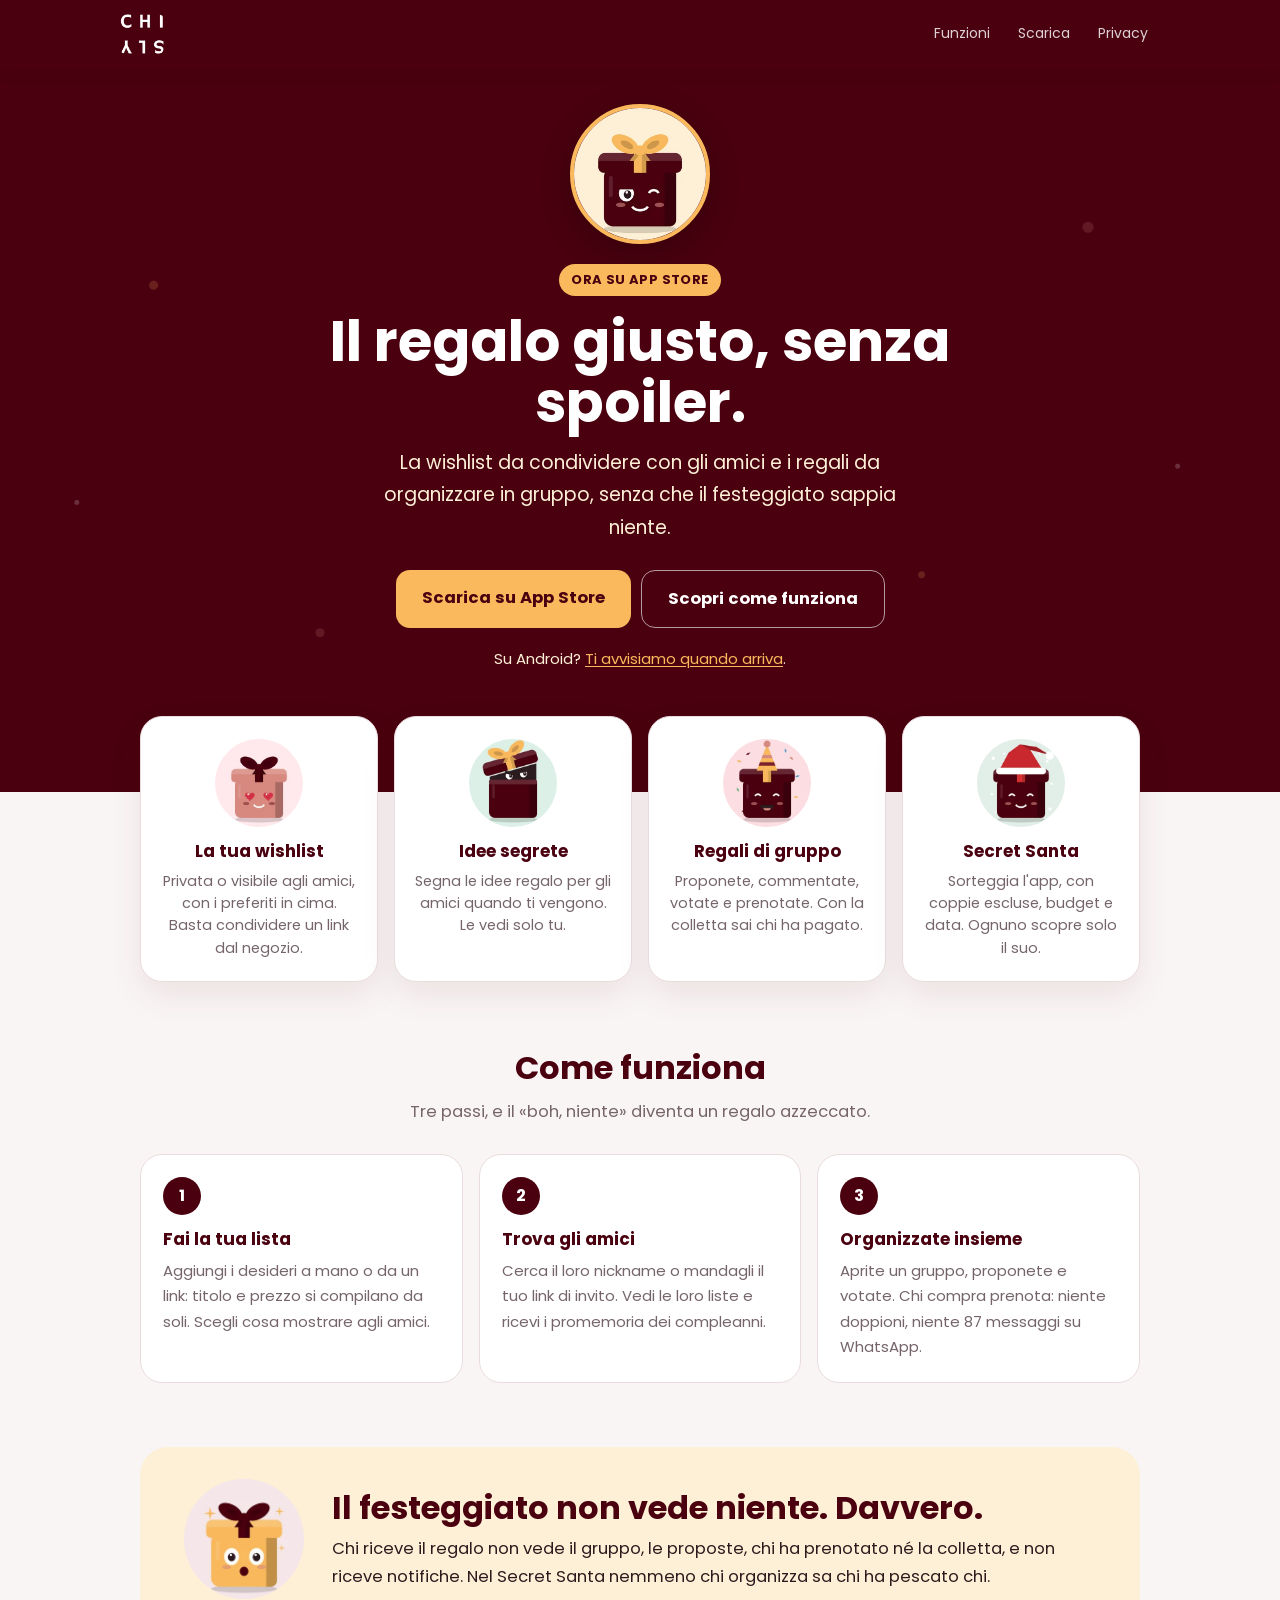
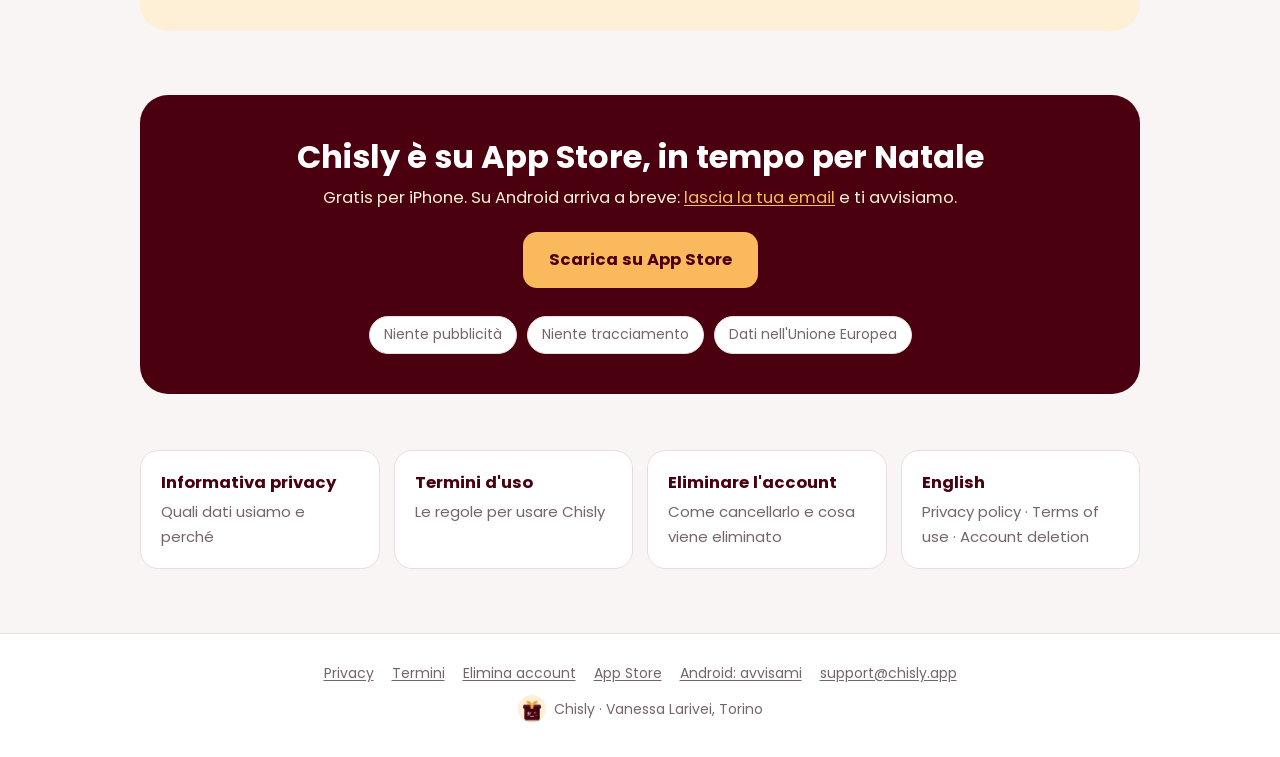
<file: index.html>
<!doctype html>
<html lang="it">
<head>
<meta charset="utf-8">
<meta name="viewport" content="width=device-width, initial-scale=1">
<title>Chisly · La wishlist e i regali di gruppo, senza spoiler</title>
<meta name="description" content="Chisly: la wishlist da condividere con gli amici e i regali da organizzare in gruppo, senza che il festeggiato sappia niente. Disponibile su iPhone, presto su Android.">
<meta name="theme-color" content="#4A000F">
<meta name="apple-itunes-app" content="app-id=6827324883">
<meta property="og:title" content="Chisly · Il regalo giusto, senza spoiler">
<meta property="og:description" content="La wishlist da condividere e i regali di gruppo, senza spoiler per il festeggiato.">
<meta property="og:url" content="https://chisly.app/">
<meta property="og:image" content="https://chisly.app/img/og-lista-attesa.png">
<meta property="og:type" content="website">
<meta name="twitter:card" content="summary_large_image">
<link rel="icon" href="img/chisly_wink.webp">
<link rel="stylesheet" href="style.css">
</head>
<body class="home">
<header><div class="wrap">
  <a class="brand" href="./"><img src="img/chisly_logo.webp" alt="Chisly" width="44" height="40"></a>
  <nav><a href="#funzioni">Funzioni</a><a href="https://apps.apple.com/app/id6827324883">Scarica</a><a href="privacy.html">Privacy</a></nav>
</div></header>

<main>
  <section class="hero">
    <img class="mascot" src="img/chisly_wink.webp" alt="" width="140" height="140">
    <span class="pill">Ora su App Store</span>
    <h1>Il regalo giusto, senza spoiler.</h1>
    <p>La wishlist da condividere con gli amici e i regali da organizzare in gruppo, senza che il festeggiato sappia niente.</p>
    <div class="ctas">
      <a class="btn peach" href="https://apps.apple.com/app/id6827324883">Scarica su App Store</a>
      <a class="btn secondary" href="#funzioni">Scopri come funziona</a>
    </div>
    <p class="android-note">Su Android? <a href="lista-attesa.html">Ti avvisiamo quando arriva</a>.</p>
  </section>

  <div class="section" id="funzioni">
    <div class="features">
      <div class="f">
        <img src="img/chisly_love.webp" alt="" width="88" height="88" loading="lazy">
        <h3>La tua wishlist</h3>
        <p>Privata o visibile agli amici, con i preferiti in cima. Basta condividere un link dal negozio.</p>
      </div>
      <div class="f">
        <img src="img/chisly_peek.webp" alt="" width="88" height="88" loading="lazy">
        <h3>Idee segrete</h3>
        <p>Segna le idee regalo per gli amici quando ti vengono. Le vedi solo tu.</p>
      </div>
      <div class="f">
        <img src="img/chisly_party.webp" alt="" width="88" height="88" loading="lazy">
        <h3>Regali di gruppo</h3>
        <p>Proponete, commentate, votate e prenotate. Con la colletta sai chi ha pagato.</p>
      </div>
      <div class="f">
        <img src="img/chisly_christmas.webp" alt="" width="88" height="88" loading="lazy">
        <h3>Secret Santa</h3>
        <p>Sorteggia l'app, con coppie escluse, budget e data. Ognuno scopre solo il suo.</p>
      </div>
    </div>

    <h2>Come funziona</h2>
    <p class="lead">Tre passi, e il «boh, niente» diventa un regalo azzeccato.</p>
    <div class="steps">
      <div class="step">
        <h3>Fai la tua lista</h3>
        <p>Aggiungi i desideri a mano o da un link: titolo e prezzo si compilano da soli. Scegli cosa mostrare agli amici.</p>
      </div>
      <div class="step">
        <h3>Trova gli amici</h3>
        <p>Cerca il loro nickname o mandagli il tuo link di invito. Vedi le loro liste e ricevi i promemoria dei compleanni.</p>
      </div>
      <div class="step">
        <h3>Organizzate insieme</h3>
        <p>Aprite un gruppo, proponete e votate. Chi compra prenota: niente doppioni, niente 87 messaggi su WhatsApp.</p>
      </div>
    </div>

    <div class="spoiler">
      <img src="img/chisly_surprise.webp" alt="" width="120" height="120" loading="lazy">
      <div>
        <h2>Il festeggiato non vede niente. Davvero.</h2>
        <p>Chi riceve il regalo non vede il gruppo, le proposte, chi ha prenotato né la colletta, e non riceve notifiche. Nel Secret Santa nemmeno chi organizza sa chi ha pescato chi.</p>
      </div>
    </div>

    <div class="cta-band">
      <h2>Chisly è su App Store, in tempo per Natale</h2>
      <p>Gratis per iPhone. Su Android arriva a breve: <a href="lista-attesa.html">lascia la tua email</a> e ti avvisiamo.</p>
      <a class="btn peach" href="https://apps.apple.com/app/id6827324883">Scarica su App Store</a>
      <ul class="promise">
        <li>Niente pubblicità</li><li>Niente tracciamento</li><li>Dati nell'Unione Europea</li>
      </ul>
    </div>

    <div class="legal">
      <div class="cards">
        <a href="privacy.html"><strong>Informativa privacy</strong>Quali dati usiamo e perché</a>
        <a href="termini.html"><strong>Termini d'uso</strong>Le regole per usare Chisly</a>
        <a href="elimina-account.html"><strong>Eliminare l'account</strong>Come cancellarlo e cosa viene eliminato</a>
        <a href="privacy-en.html"><strong>English</strong>Privacy policy · Terms of use · Account deletion</a>
      </div>
    </div>
  </div>
</main>

<footer><div class="wrap">
  <div class="links"><a href="privacy.html">Privacy</a><a href="termini.html">Termini</a><a href="elimina-account.html">Elimina account</a><a href="https://apps.apple.com/app/id6827324883">App Store</a><a href="lista-attesa.html">Android: avvisami</a><a href="mailto:support@chisly.app">support@chisly.app</a></div>
  <div class="who"><img src="img/chisly_wink.webp" alt="" width="28" height="28">Chisly · Vanessa Larivei, Torino</div>
</div></footer>
</body>
</html>
</file>
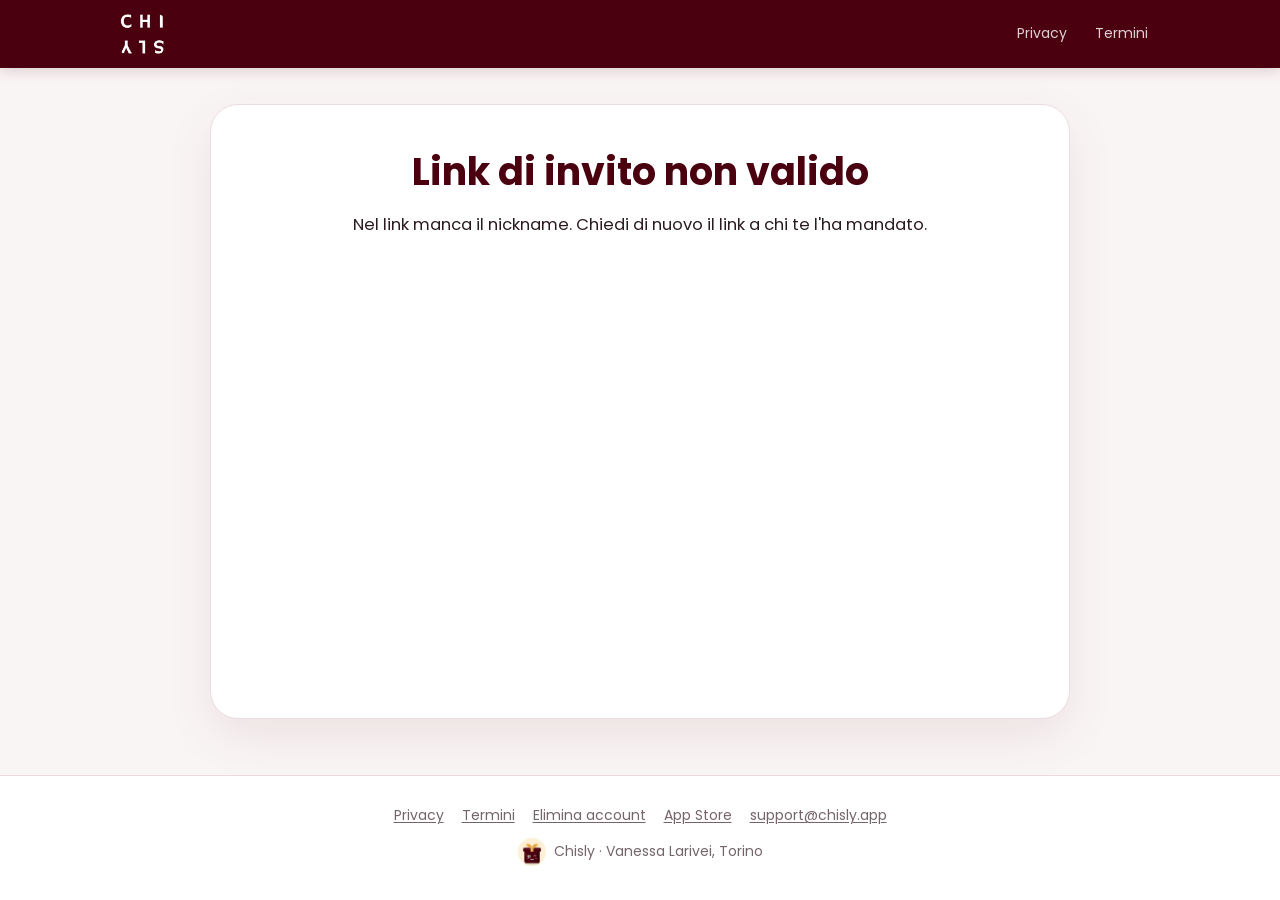
<file: amico.html>
<!doctype html>
<html lang="it">
<head>
<meta charset="utf-8">
<meta name="viewport" content="width=device-width, initial-scale=1">
<title>Aggiungimi su Chisly</title>
<meta name="description" content="Un invito ad aggiungersi tra gli amici su Chisly, la wishlist da condividere con gli amici.">
<meta name="robots" content="noindex">
<meta name="apple-itunes-app" content="app-id=6827324883">
<link rel="icon" href="img/chisly_wink.webp">
<link rel="stylesheet" href="style.css">
<style>
  .invite { text-align: center; padding-top: 16px; }
  .nick { font-size: 28px; font-weight: 700; color: var(--brand); word-break: break-all; margin: 8px 0 4px; }
  .btn {
    display: inline-block; margin: 8px 6px; padding: 12px 22px; border-radius: 14px;
    background: var(--brand); color: var(--bg); text-decoration: none; font-weight: 600;
    border: 0; font: inherit; cursor: pointer;
  }
  .btn.secondary { background: transparent; color: var(--brand); border: 1.5px solid var(--brand); }
  .steps { text-align: left; max-width: 520px; margin: 24px auto 0; }
  [hidden] { display: none !important; }
</style>
</head>
<body>
<header><div class="wrap">
  <a class="brand" href="./"><img src="img/chisly_logo.webp" alt="Chisly" width="44" height="40"></a>
  <nav><a href="privacy.html">Privacy</a><a href="termini.html">Termini</a></nav>
</div></header>
<main class="wrap invite">

  <div id="with-nick" hidden>
    <img src="img/chisly_wink.webp" alt="" width="110" height="110" style="border-radius:50%;border:4px solid var(--peach);display:block;margin:0 auto 12px">
    <p>Ti invita ad aggiungerlo tra gli amici su Chisly:</p>
    <p class="nick" id="nick"></p>
    <p class="updated">La wishlist da condividere con gli amici e i regali da organizzare in gruppo.</p>

    <a class="btn" id="open-android" hidden href="#">Apri in Chisly</a>
    <button class="btn secondary" id="copy" type="button">Copia il nickname</button>

    <div class="box steps">
      <strong>Hai già Chisly?</strong>
      <p id="ios-tip" hidden>Apri il link direttamente dal messaggio che hai ricevuto (non da Safari): si apre Chisly sulla ricerca degli amici, con il nickname già scritto. Se si apre il browser, tieni premuto il link e scegli «Apri in Chisly».</p>
      <p id="other-tip">Apri il link dal messaggio che hai ricevuto: si apre Chisly sulla ricerca degli amici, con il nickname già scritto. Altrimenti apri Chisly, vai su <strong>Amici</strong>, tocca <strong>Aggiungi un amico</strong> e incolla il nickname.</p>
      <strong>Non hai ancora Chisly?</strong>
      <p><a href="https://apps.apple.com/app/id6827324883">Scaricala gratis da App Store</a> (su Android arriva a breve). Quando l'avrai installata, apri di nuovo questo link oppure cerca il nickname in <strong>Amici › Aggiungi un amico</strong>.</p>
    </div>
  </div>

  <div id="no-nick" hidden>
    <h1>Link di invito non valido</h1>
    <p>Nel link manca il nickname. Chiedi di nuovo il link a chi te l'ha mandato.</p>
  </div>

</main>
<footer><div class="wrap">
  <div class="links"><a href="privacy.html">Privacy</a><a href="termini.html">Termini</a><a href="elimina-account.html">Elimina account</a><a href="https://apps.apple.com/app/id6827324883">App Store</a><a href="mailto:support@chisly.app">support@chisly.app</a></div>
  <div class="who"><img src="img/chisly_wink.webp" alt="" width="28" height="28">Chisly · Vanessa Larivei, Torino</div>
</div></footer>
<script>
  (function () {
    var params = new URLSearchParams(location.search);
    // Solo testo: il nickname non diventa mai HTML.
    var nick = (params.get('u') || '').replace(/[\u0000-\u001f\u007f-\u009f]/g, '').trim().replace(/^@/, '');
    if (!nick || nick.length > 60) {
      document.getElementById('no-nick').hidden = false;
      return;
    }
    document.getElementById('with-nick').hidden = false;
    document.getElementById('nick').textContent = '@' + nick;
    document.title = 'Aggiungi @' + nick + ' su Chisly';

    var ua = navigator.userAgent || '';
    var isAndroid = /Android/i.test(ua);
    var isIOS = /iPhone|iPad|iPod/i.test(ua);

    if (isAndroid) {
      // Apre l'app se installata (Chrome e la maggior parte dei browser).
      var a = document.getElementById('open-android');
      a.href = 'intent://chisly.app/amico?u=' + encodeURIComponent(nick) +
        '#Intent;scheme=https;package=app.chisly;end';
      a.hidden = false;
    }
    if (isIOS) {
      document.getElementById('ios-tip').hidden = false;
      document.getElementById('other-tip').hidden = true;
    }

    var copy = document.getElementById('copy');
    copy.addEventListener('click', function () {
      var done = function () { copy.textContent = 'Copiato'; };
      if (navigator.clipboard && navigator.clipboard.writeText) {
        navigator.clipboard.writeText(nick).then(done, function () {});
      }
    });
  })();
</script>
</body>
</html>
</file>
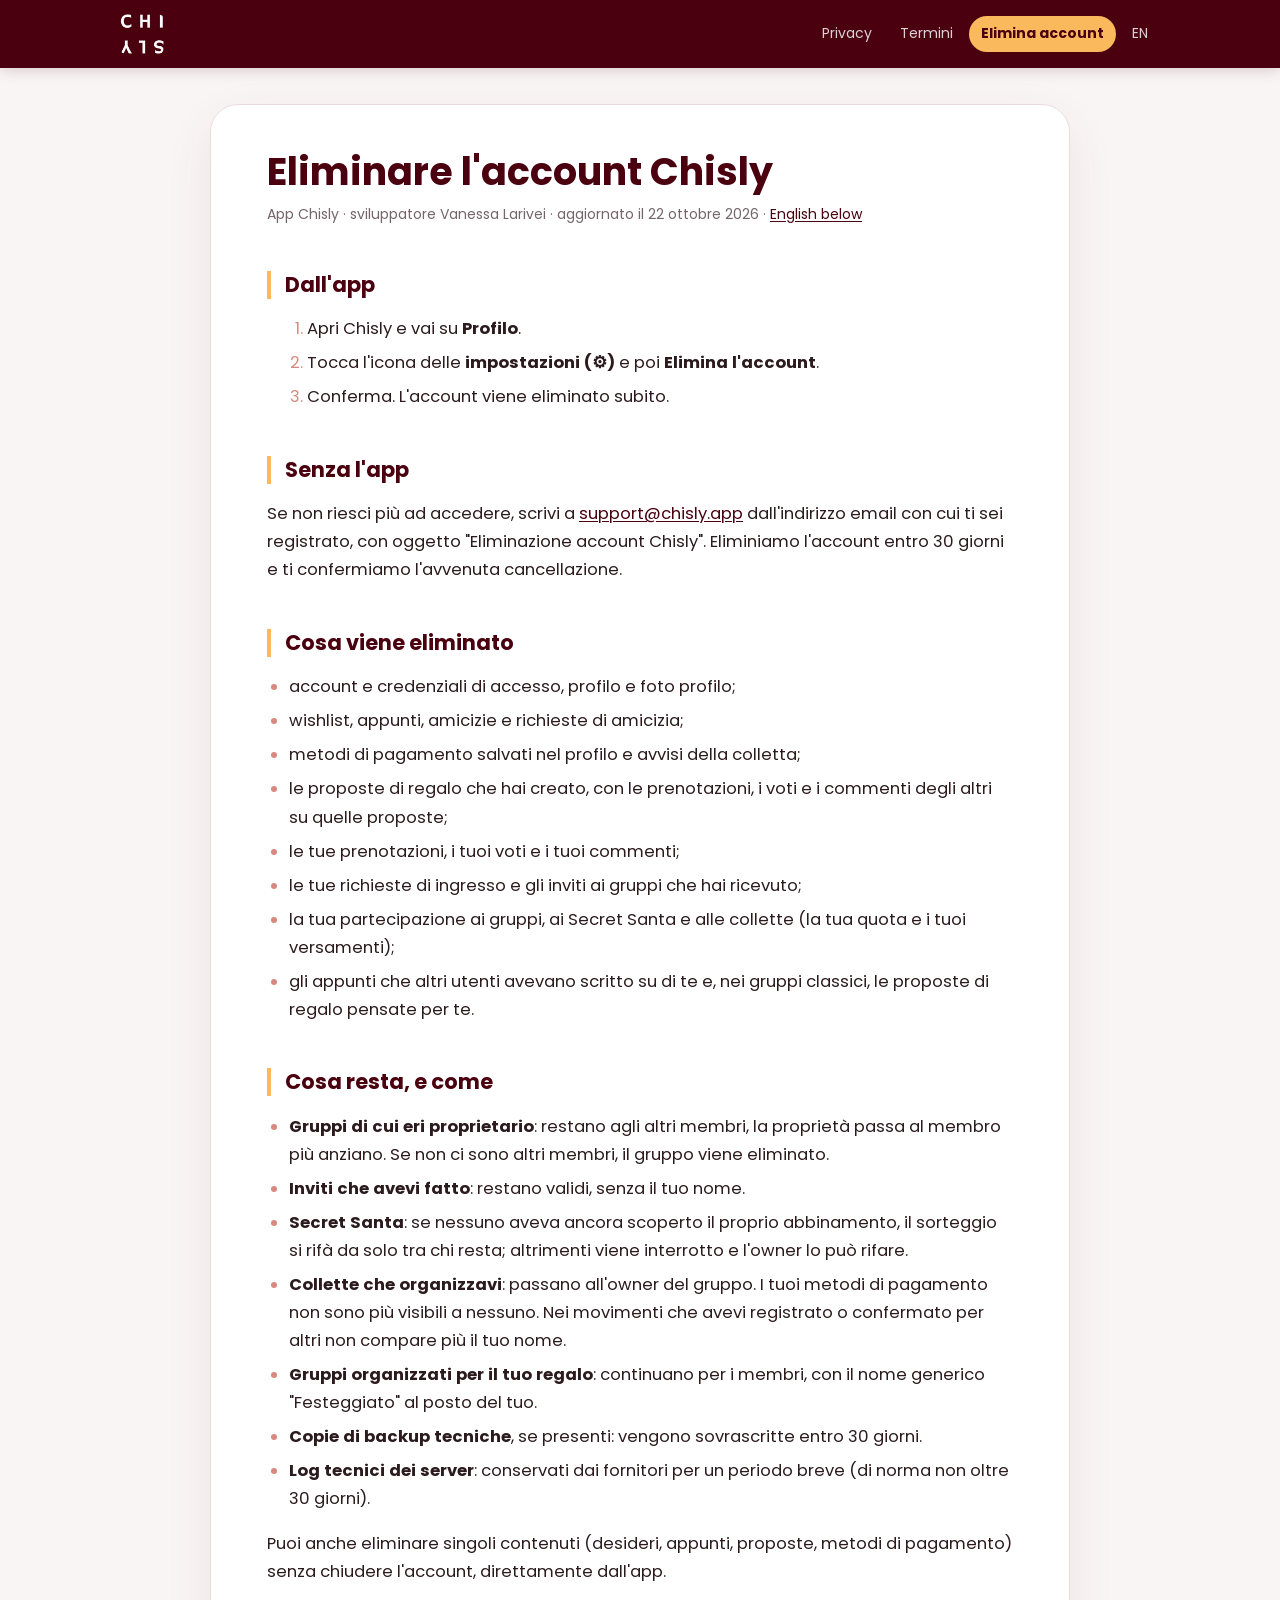
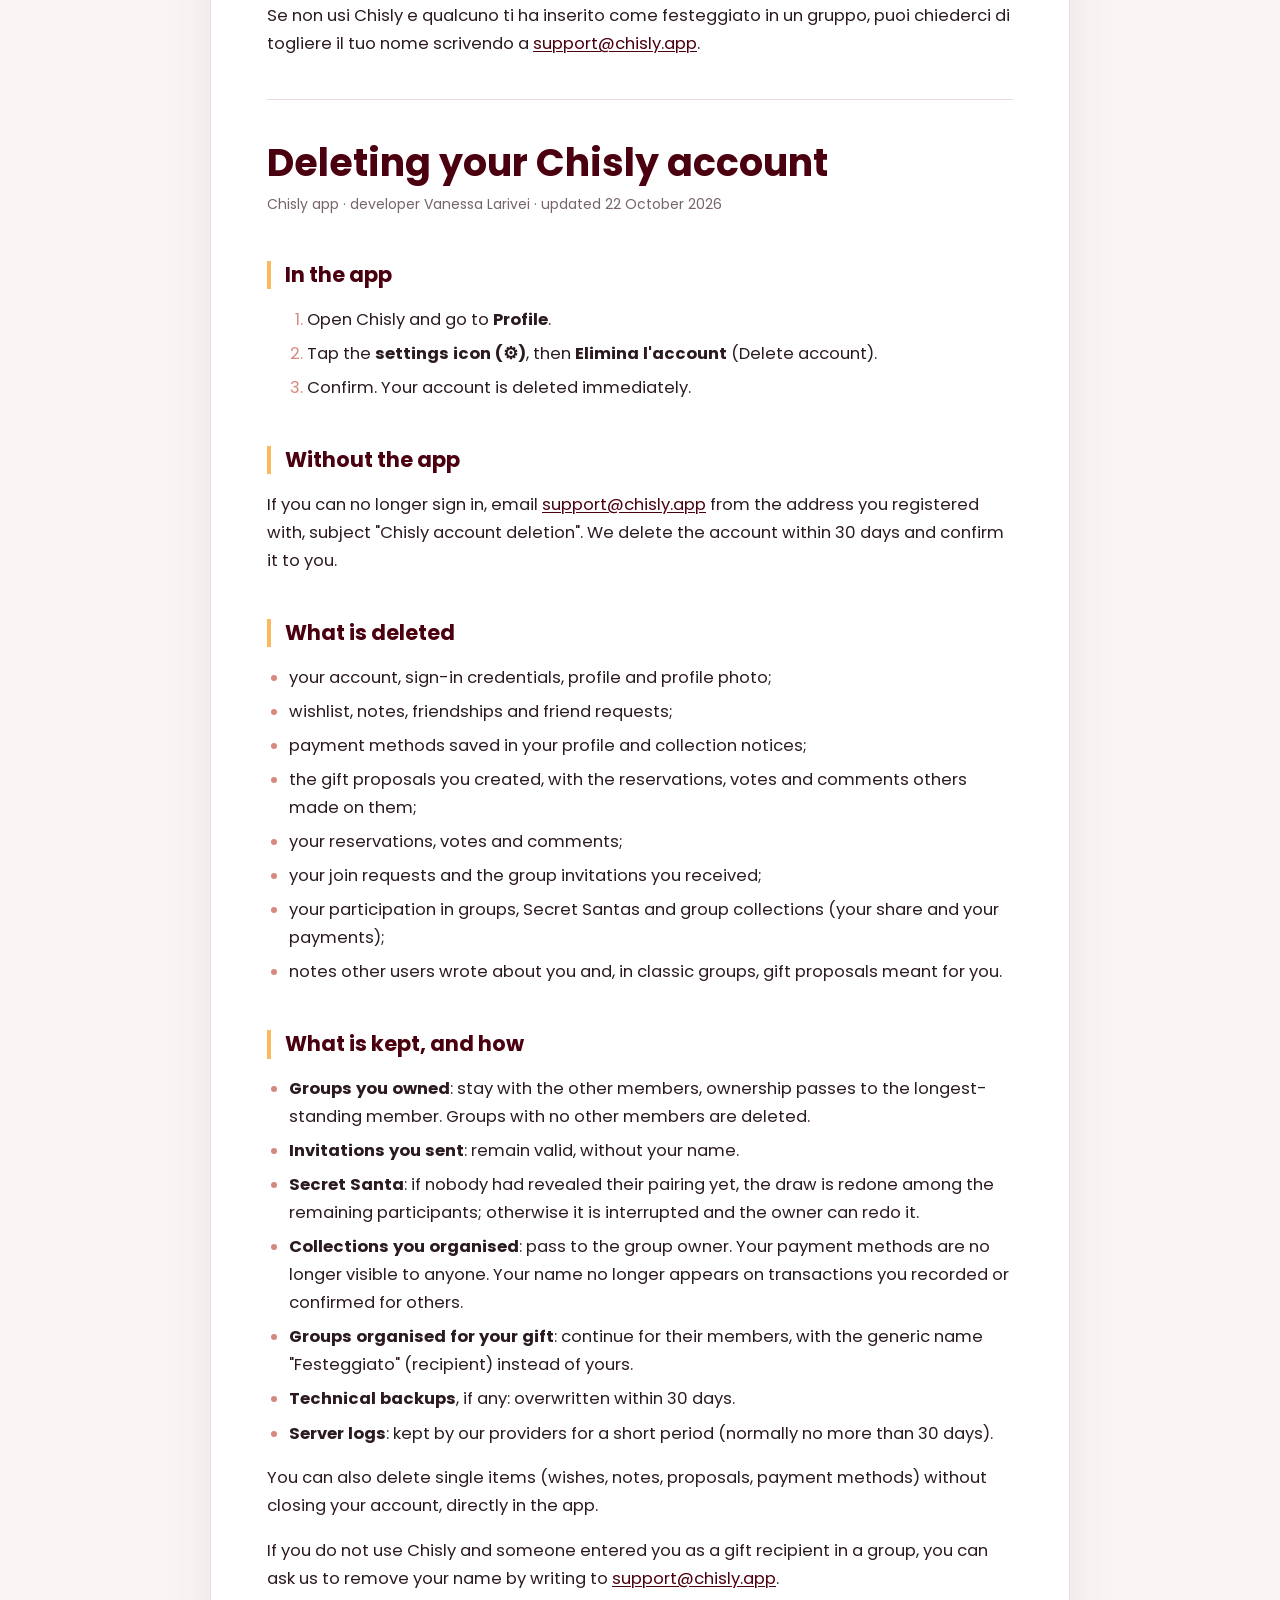
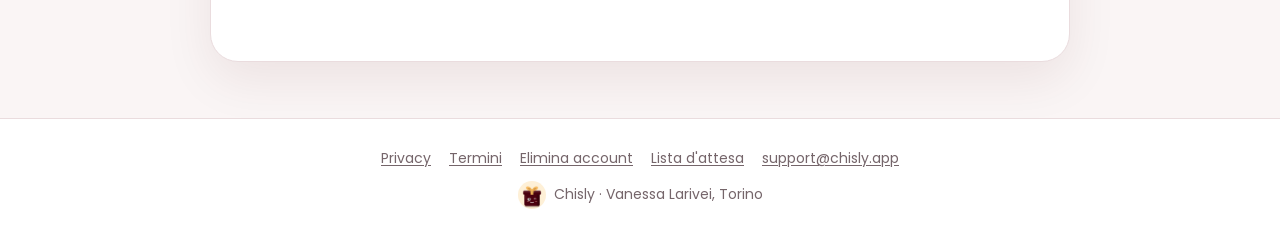
<file: elimina-account.html>
<!doctype html>
<html lang="it">
<head>
<meta charset="utf-8">
<meta name="viewport" content="width=device-width, initial-scale=1">
<title>Eliminare l'account · Chisly</title>
<link rel="icon" href="img/chisly_wink.webp">
<link rel="stylesheet" href="style.css">
</head>
<body>
<header><div class="wrap">
  <a class="brand" href="./"><img src="img/chisly_logo.webp" alt="Chisly" width="44" height="40"></a>
  <nav><a href="privacy.html">Privacy</a><a href="termini.html">Termini</a><a href="elimina-account.html" aria-current="page">Elimina account</a><a href="#en">EN</a></nav>
</div></header>
<main class="wrap">

<h1>Eliminare l'account Chisly</h1>
<p class="updated">App Chisly · sviluppatore Vanessa Larivei · aggiornato il 22 ottobre 2026 · <a href="#en">English below</a></p>

<h2>Dall'app</h2>
<ol>
  <li>Apri Chisly e vai su <strong>Profilo</strong>.</li>
  <li>Tocca l'icona delle <strong>impostazioni (⚙︎)</strong> e poi <strong>Elimina l'account</strong>.</li>
  <li>Conferma. L'account viene eliminato subito.</li>
</ol>

<h2>Senza l'app</h2>
<p>Se non riesci più ad accedere, scrivi a <a href="mailto:support@chisly.app?subject=Eliminazione%20account%20Chisly">support@chisly.app</a> dall'indirizzo email con cui ti sei registrato, con oggetto "Eliminazione account Chisly". Eliminiamo l'account entro 30 giorni e ti confermiamo l'avvenuta cancellazione.</p>

<h2>Cosa viene eliminato</h2>
<ul>
  <li>account e credenziali di accesso, profilo e foto profilo;</li>
  <li>wishlist, appunti, amicizie e richieste di amicizia;</li>
  <li>metodi di pagamento salvati nel profilo e avvisi della colletta;</li>
  <li>le proposte di regalo che hai creato, con le prenotazioni, i voti e i commenti degli altri su quelle proposte;</li>
  <li>le tue prenotazioni, i tuoi voti e i tuoi commenti;</li>
  <li>le tue richieste di ingresso e gli inviti ai gruppi che hai ricevuto;</li>
  <li>la tua partecipazione ai gruppi, ai Secret Santa e alle collette (la tua quota e i tuoi versamenti);</li>
  <li>gli appunti che altri utenti avevano scritto su di te e, nei gruppi classici, le proposte di regalo pensate per te.</li>
</ul>

<h2>Cosa resta, e come</h2>
<ul>
  <li><strong>Gruppi di cui eri proprietario</strong>: restano agli altri membri, la proprietà passa al membro più anziano. Se non ci sono altri membri, il gruppo viene eliminato.</li>
  <li><strong>Inviti che avevi fatto</strong>: restano validi, senza il tuo nome.</li>
  <li><strong>Secret Santa</strong>: se nessuno aveva ancora scoperto il proprio abbinamento, il sorteggio si rifà da solo tra chi resta; altrimenti viene interrotto e l'owner lo può rifare.</li>
  <li><strong>Collette che organizzavi</strong>: passano all'owner del gruppo. I tuoi metodi di pagamento non sono più visibili a nessuno. Nei movimenti che avevi registrato o confermato per altri non compare più il tuo nome.</li>
  <li><strong>Gruppi organizzati per il tuo regalo</strong>: continuano per i membri, con il nome generico "Festeggiato" al posto del tuo.</li>
  <li><strong>Copie di backup tecniche</strong>, se presenti: vengono sovrascritte entro 30 giorni.</li>
  <li><strong>Log tecnici dei server</strong>: conservati dai fornitori per un periodo breve (di norma non oltre 30 giorni).</li>
</ul>
<p>Puoi anche eliminare singoli contenuti (desideri, appunti, proposte, metodi di pagamento) senza chiudere l'account, direttamente dall'app.</p>
<p>Se non usi Chisly e qualcuno ti ha inserito come festeggiato in un gruppo, puoi chiederci di togliere il tuo nome scrivendo a <a href="mailto:support@chisly.app">support@chisly.app</a>.</p>

<hr style="border:none;border-top:1px solid var(--line);margin:40px 0">

<h1 id="en">Deleting your Chisly account</h1>
<p class="updated">Chisly app · developer Vanessa Larivei · updated 22 October 2026</p>

<h2>In the app</h2>
<ol>
  <li>Open Chisly and go to <strong>Profile</strong>.</li>
  <li>Tap the <strong>settings icon (⚙︎)</strong>, then <strong>Elimina l'account</strong> (Delete account).</li>
  <li>Confirm. Your account is deleted immediately.</li>
</ol>

<h2>Without the app</h2>
<p>If you can no longer sign in, email <a href="mailto:support@chisly.app?subject=Chisly%20account%20deletion">support@chisly.app</a> from the address you registered with, subject "Chisly account deletion". We delete the account within 30 days and confirm it to you.</p>

<h2>What is deleted</h2>
<ul>
  <li>your account, sign-in credentials, profile and profile photo;</li>
  <li>wishlist, notes, friendships and friend requests;</li>
  <li>payment methods saved in your profile and collection notices;</li>
  <li>the gift proposals you created, with the reservations, votes and comments others made on them;</li>
  <li>your reservations, votes and comments;</li>
  <li>your join requests and the group invitations you received;</li>
  <li>your participation in groups, Secret Santas and group collections (your share and your payments);</li>
  <li>notes other users wrote about you and, in classic groups, gift proposals meant for you.</li>
</ul>

<h2>What is kept, and how</h2>
<ul>
  <li><strong>Groups you owned</strong>: stay with the other members, ownership passes to the longest-standing member. Groups with no other members are deleted.</li>
  <li><strong>Invitations you sent</strong>: remain valid, without your name.</li>
  <li><strong>Secret Santa</strong>: if nobody had revealed their pairing yet, the draw is redone among the remaining participants; otherwise it is interrupted and the owner can redo it.</li>
  <li><strong>Collections you organised</strong>: pass to the group owner. Your payment methods are no longer visible to anyone. Your name no longer appears on transactions you recorded or confirmed for others.</li>
  <li><strong>Groups organised for your gift</strong>: continue for their members, with the generic name "Festeggiato" (recipient) instead of yours.</li>
  <li><strong>Technical backups</strong>, if any: overwritten within 30 days.</li>
  <li><strong>Server logs</strong>: kept by our providers for a short period (normally no more than 30 days).</li>
</ul>
<p>You can also delete single items (wishes, notes, proposals, payment methods) without closing your account, directly in the app.</p>
<p>If you do not use Chisly and someone entered you as a gift recipient in a group, you can ask us to remove your name by writing to <a href="mailto:support@chisly.app">support@chisly.app</a>.</p>

</main>
<footer><div class="wrap">
  <div class="links"><a href="privacy.html">Privacy</a><a href="termini.html">Termini</a><a href="elimina-account.html">Elimina account</a><a href="lista-attesa.html">Lista d'attesa</a><a href="mailto:support@chisly.app">support@chisly.app</a></div>
  <div class="who"><img src="img/chisly_wink.webp" alt="" width="28" height="28">Chisly · Vanessa Larivei, Torino</div>
</div></footer>
</body>
</html>
</file>
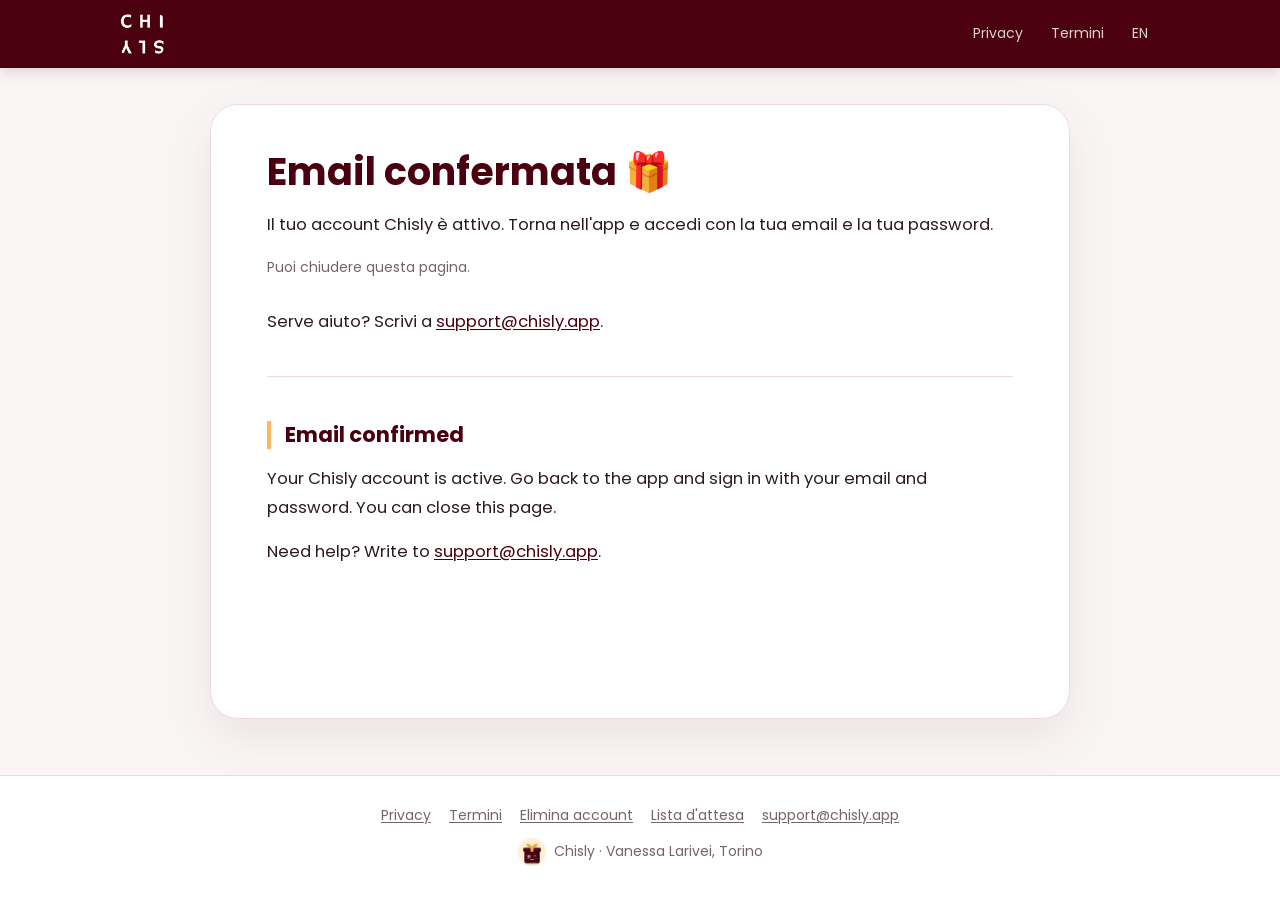
<file: email-confermata.html>
<!doctype html>
<html lang="it">
<head>
<meta charset="utf-8">
<meta name="viewport" content="width=device-width, initial-scale=1">
<meta name="robots" content="noindex">
<meta name="referrer" content="no-referrer">
<title>Email confermata · Chisly</title>
<link rel="icon" href="img/chisly_wink.webp">
<link rel="stylesheet" href="style.css">
<script>
  // Supabase rimanda qui dopo il link di conferma, aggiungendo all'indirizzo
  // i token della sessione (#access_token=...) oppure un errore
  // (#error=...&error_code=otp_expired). La pagina non li usa: li toglie
  // subito dall'indirizzo e dalla cronologia e mostra solo l'esito.
  (function () {
    var raw = (location.hash || '').replace(/^#/, '') + '&' + (location.search || '').replace(/^\?/, '');
    var params = {};
    raw.split('&').forEach(function (pair) {
      if (!pair) return;
      var i = pair.indexOf('=');
      var key = decodeURIComponent(i < 0 ? pair : pair.slice(0, i));
      params[key] = i < 0 ? '' : decodeURIComponent(pair.slice(i + 1).replace(/\+/g, ' '));
    });
    var state = 'ok';
    if (params.error || params.error_code) {
      state = params.error_code === 'otp_expired' ? 'expired' : 'error';
    }
    try { history.replaceState(null, '', location.pathname); } catch (e) {}
    document.documentElement.setAttribute('data-state', state);
  })();
</script>
<style>
  .state { display: none; }
  html[data-state="ok"] .state-ok,
  html[data-state="expired"] .state-expired,
  html[data-state="error"] .state-error,
  html:not([data-state]) .state-ok { display: block; }
</style>
</head>
<body>
<header><div class="wrap">
  <a class="brand" href="./"><img src="img/chisly_logo.webp" alt="Chisly" width="44" height="40"></a>
  <nav><a href="privacy.html">Privacy</a><a href="termini.html">Termini</a><a href="#en">EN</a></nav>
</div></header>
<main class="wrap">

<div class="state state-ok">
  <h1>Email confermata 🎁</h1>
  <p>Il tuo account Chisly è attivo. Torna nell'app e accedi con la tua email e la tua password.</p>
  <p class="updated">Puoi chiudere questa pagina.</p>
</div>

<div class="state state-expired">
  <h1>Il link non è più valido</h1>
  <p>Il link di conferma è scaduto oppure è già stato usato. Se hai già confermato, accedi pure nell'app.</p>
  <p>Altrimenti apri Chisly, accedi con email e password e tocca <strong>Invia di nuovo l'email</strong>: ti arriverà un nuovo link.</p>
</div>

<div class="state state-error">
  <h1>Qualcosa non ha funzionato</h1>
  <p>Non siamo riusciti a confermare la tua email. Apri Chisly, accedi con email e password e tocca <strong>Invia di nuovo l'email</strong>.</p>
</div>

<p>Serve aiuto? Scrivi a <a href="mailto:support@chisly.app">support@chisly.app</a>.</p>

<hr id="en" style="border:none;border-top:1px solid var(--line);margin:40px 0">

<div class="state state-ok">
  <h2>Email confirmed</h2>
  <p>Your Chisly account is active. Go back to the app and sign in with your email and password. You can close this page.</p>
</div>
<div class="state state-expired">
  <h2>This link is no longer valid</h2>
  <p>The confirmation link has expired or has already been used. If you already confirmed, just sign in to the app. Otherwise open Chisly, sign in and tap <strong>Invia di nuovo l'email</strong> (send the email again).</p>
</div>
<div class="state state-error">
  <h2>Something went wrong</h2>
  <p>We could not confirm your email. Open Chisly, sign in and tap <strong>Invia di nuovo l'email</strong> (send the email again).</p>
</div>
<p>Need help? Write to <a href="mailto:support@chisly.app">support@chisly.app</a>.</p>

</main>
<footer><div class="wrap">
  <div class="links"><a href="privacy.html">Privacy</a><a href="termini.html">Termini</a><a href="elimina-account.html">Elimina account</a><a href="lista-attesa.html">Lista d'attesa</a><a href="mailto:support@chisly.app">support@chisly.app</a></div>
  <div class="who"><img src="img/chisly_wink.webp" alt="" width="28" height="28">Chisly · Vanessa Larivei, Torino</div>
</div></footer>
</body>
</html>
</file>
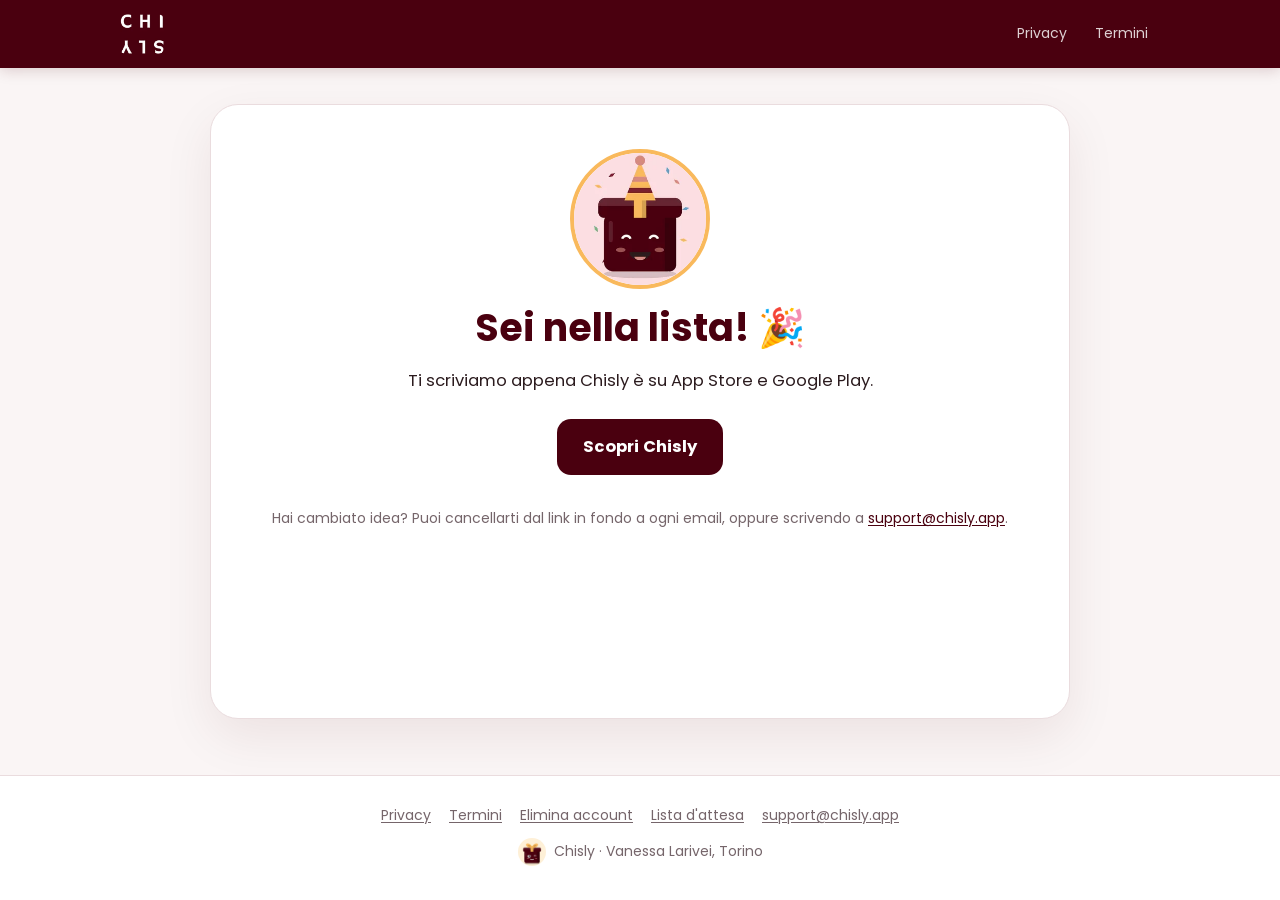
<file: lista-attesa-confermata.html>
<!doctype html>
<html lang="it">
<head>
<meta charset="utf-8">
<meta name="viewport" content="width=device-width, initial-scale=1">
<meta name="robots" content="noindex">
<title>Iscrizione confermata · Chisly</title>
<link rel="icon" href="img/chisly_wink.webp">
<link rel="stylesheet" href="style.css">
</head>
<body>
<header><div class="wrap">
  <a class="brand" href="./"><img src="img/chisly_logo.webp" alt="Chisly" width="44" height="40"></a>
  <nav><a href="privacy.html">Privacy</a><a href="termini.html">Termini</a></nav>
</div></header>
<main class="wrap" style="text-align:center">
  <img src="img/chisly_party.webp" alt="" width="140" height="140" style="border-radius:50%;border:4px solid var(--peach);margin:0 auto 16px;display:block">
  <h1>Sei nella lista! 🎉</h1>
  <p>Ti scriviamo appena Chisly è su App Store e Google Play.</p>
  <p style="margin-top:24px"><a class="btn" href="./">Scopri Chisly</a></p>
  <p style="color:var(--muted);font-size:14px;margin-top:32px">Hai cambiato idea? Puoi cancellarti dal link in fondo a ogni email, oppure scrivendo a <a href="mailto:support@chisly.app">support@chisly.app</a>.</p>
</main>
<footer><div class="wrap">
  <div class="links"><a href="privacy.html">Privacy</a><a href="termini.html">Termini</a><a href="elimina-account.html">Elimina account</a><a href="lista-attesa.html">Lista d'attesa</a><a href="mailto:support@chisly.app">support@chisly.app</a></div>
  <div class="who"><img src="img/chisly_wink.webp" alt="" width="28" height="28">Chisly · Vanessa Larivei, Torino</div>
</div></footer>
</body>
</html>
</file>
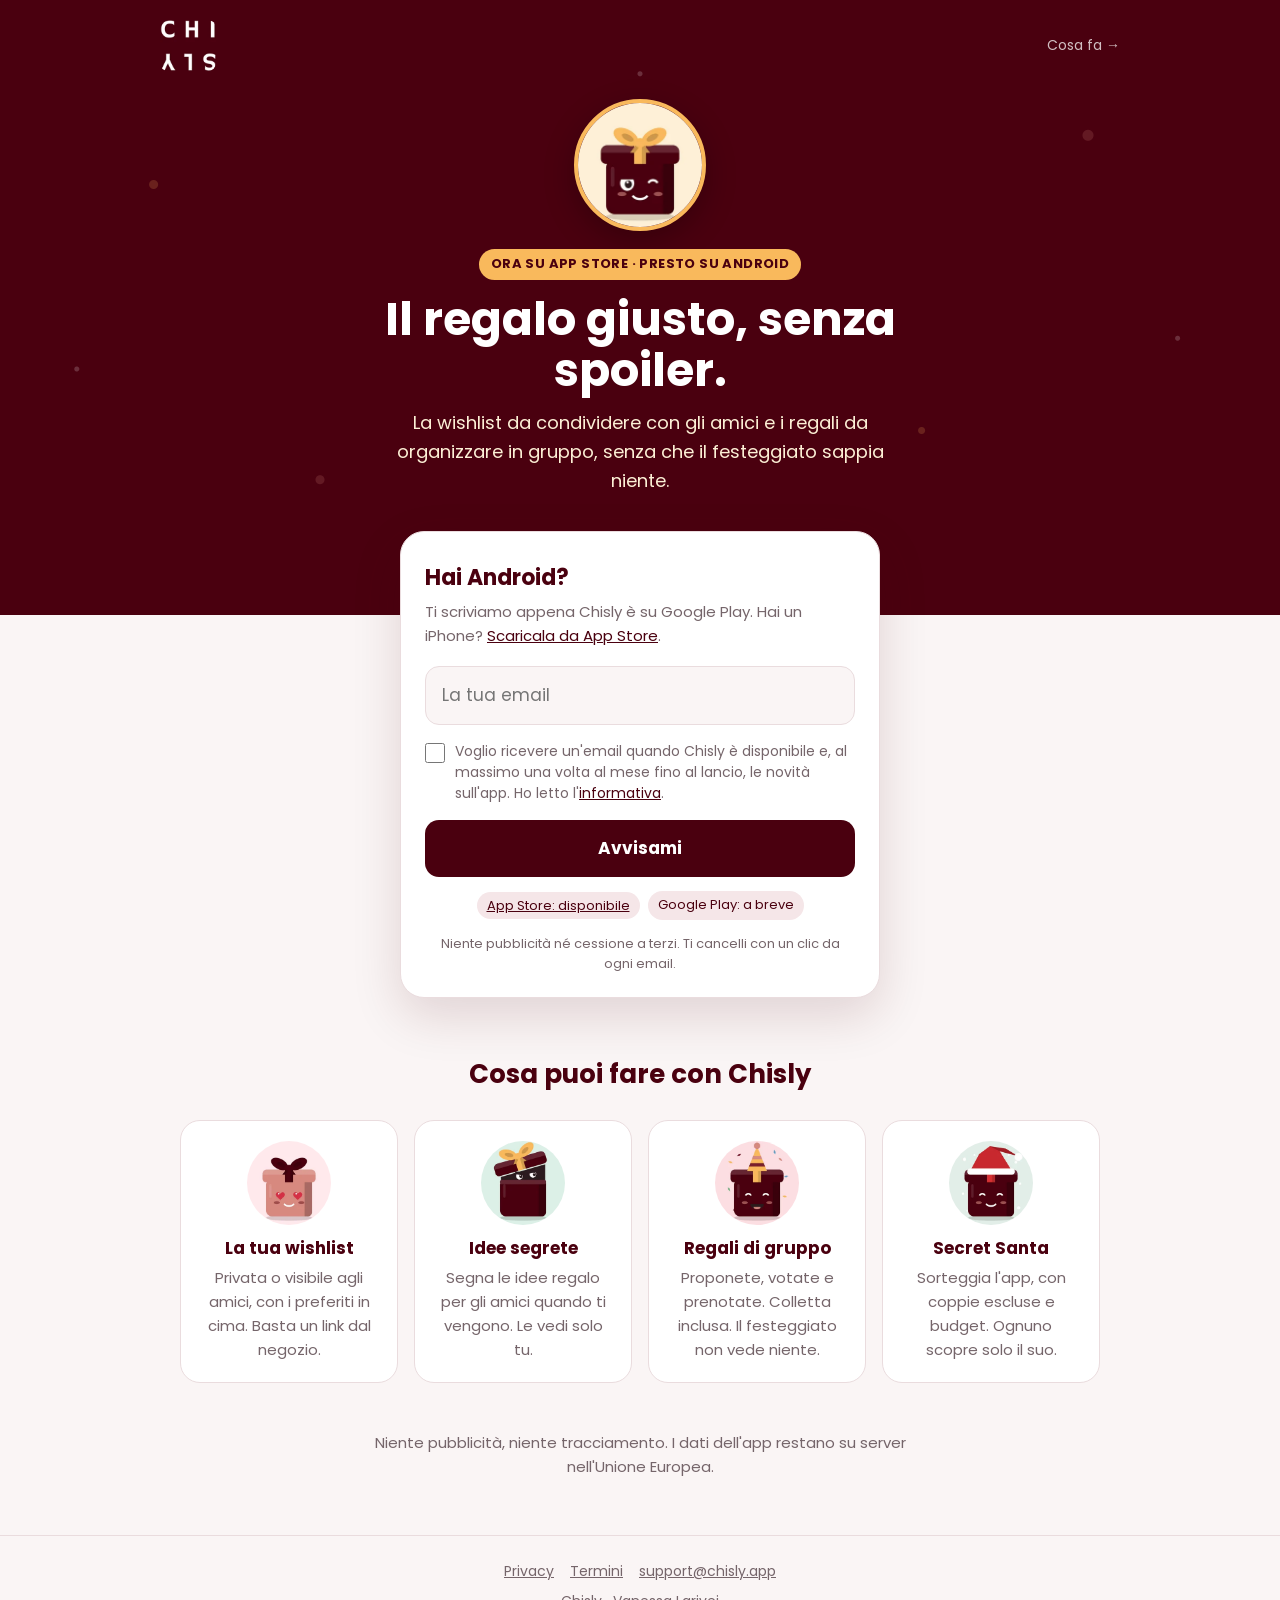
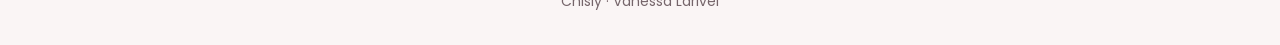
<file: lista-attesa.html>
<!doctype html>
<html lang="it">
<head>
<meta charset="utf-8">
<meta name="viewport" content="width=device-width, initial-scale=1">
<title>Lista d'attesa · Chisly</title>
<meta name="description" content="Chisly è su App Store e arriva presto su Android. Lascia la tua email e ti avvisiamo appena è su Google Play.">
<meta name="theme-color" content="#4A000F">
<meta name="apple-itunes-app" content="app-id=6827324883">
<meta property="og:title" content="Chisly arriva prima di Natale">
<meta property="og:description" content="La wishlist da condividere e i regali di gruppo, senza spoiler per il festeggiato. Ti avvisiamo appena è sugli store.">
<meta property="og:url" content="https://chisly.app/lista-attesa.html">
<meta property="og:image" content="https://chisly.app/img/og-lista-attesa.png">
<meta property="og:type" content="website">
<meta name="twitter:card" content="summary_large_image">
<link rel="icon" href="img/chisly_wink.webp">
<style>
  /* Poppins (SIL Open Font License), ospitato qui: nessuna richiesta a Google Fonts */
  @font-face { font-family: "Poppins"; font-weight: 400; font-display: swap; src: url("fonts/poppins-Regular.woff") format("woff"); }
  @font-face { font-family: "Poppins"; font-weight: 700; font-display: swap; src: url("fonts/poppins-Bold.woff") format("woff"); }
  :root {
    --bordeaux: #4A000F;
    --bordeaux-mid: #7A1F2E;
    --bordeaux-soft: #F5E6E8;
    --cream: #FDF0D6;
    --peach: #F9B95C;
    --nectarine: #D7897F;
    --bg: #FAF5F5;
    --text: #2B1B1E;
    --muted: #75656A;
    --border: #EADCDE;
    --danger: #C62828;
    --success: #2E7D4F;
    color-scheme: light;
  }
  * { box-sizing: border-box; }
  html, body { margin: 0; }
  body {
    background: var(--bg);
    color: var(--text);
    font: 17px/1.6 "Poppins", -apple-system, BlinkMacSystemFont, "Segoe UI", Roboto, Helvetica, Arial, sans-serif;
    -webkit-font-smoothing: antialiased;
  }
  a { color: var(--bordeaux); }

  /* Fascia bordeaux */
  .hero {
    background: var(--bordeaux);
    color: #fff;
    padding: 20px 20px 120px;
    text-align: center;
    position: relative;
    overflow: hidden;
  }
  .hero::after { /* coriandoli leggeri */
    content: ""; position: absolute; inset: 0; pointer-events: none; opacity: .18;
    background-image:
      radial-gradient(circle at 12% 30%, var(--peach) 0 4px, transparent 5px),
      radial-gradient(circle at 85% 22%, var(--nectarine) 0 5px, transparent 6px),
      radial-gradient(circle at 72% 70%, var(--peach) 0 3px, transparent 4px),
      radial-gradient(circle at 25% 78%, var(--nectarine) 0 4px, transparent 5px),
      radial-gradient(circle at 50% 12%, #fff 0 2px, transparent 3px),
      radial-gradient(circle at 92% 55%, #fff 0 2px, transparent 3px),
      radial-gradient(circle at 6% 60%, #fff 0 2px, transparent 3px);
  }
  .top { max-width: 960px; margin: 0 auto 28px; display: flex; justify-content: space-between; align-items: center; }
  .top img { width: 56px; height: auto; border-radius: 8px; display: block; }
  .top a { color: rgba(255,255,255,.75); text-decoration: none; font-size: 14px; }
  .mascot {
    width: 132px; height: 132px; border-radius: 50%; display: block; margin: 0 auto 18px;
    border: 4px solid var(--peach); box-shadow: 0 10px 30px rgba(0,0,0,.25);
    animation: bob 3.2s ease-in-out infinite;
  }
  @keyframes bob { 0%,100% { transform: translateY(0) rotate(-2deg); } 50% { transform: translateY(-6px) rotate(2deg); } }
  @media (prefers-reduced-motion: reduce) { .mascot { animation: none; } }
  .pill {
    display: inline-block; background: var(--peach); color: var(--bordeaux); font-weight: 700;
    font-size: 13px; letter-spacing: .4px; text-transform: uppercase; padding: 5px 12px; border-radius: 999px; margin-bottom: 14px;
  }
  .hero h1 { font-size: clamp(30px, 6vw, 46px); line-height: 1.12; margin: 0 auto 12px; max-width: 640px; font-weight: 700; }
  .hero p { margin: 0 auto; max-width: 520px; color: var(--cream); font-size: 18px; }

  /* Scheda del modulo */
  .card {
    position: relative; z-index: 1;
    max-width: 480px; margin: -84px auto 0; background: #fff; border-radius: 24px;
    padding: 28px 24px 22px; box-shadow: 0 18px 50px rgba(74,0,15,.14); border: 1px solid var(--border);
  }
  .card h2 { margin: 0 0 4px; font-size: 22px; color: var(--bordeaux); }
  .card .sub { margin: 0 0 18px; color: var(--muted); font-size: 15px; }
  .row { display: flex; gap: 10px; }
  input[type=email] {
    flex: 1; min-width: 0; padding: 15px 16px; font: inherit; font-size: 17px; border-radius: 14px;
    border: 1.5px solid var(--border); background: var(--bg); color: var(--text);
  }
  input[type=email]:focus { outline: none; border-color: var(--bordeaux); background: #fff; box-shadow: 0 0 0 4px var(--bordeaux-soft); }
  .consent { display: flex; gap: 10px; align-items: flex-start; font-size: 14px; line-height: 1.5; margin: 16px 0; color: var(--muted); cursor: pointer; }
  .consent input { margin: 2px 0 0; width: 20px; height: 20px; flex: none; accent-color: var(--bordeaux); }
  .btn {
    display: block; width: 100%; padding: 15px; font: inherit; font-size: 17px; font-weight: 700; border: 0;
    border-radius: 14px; background: var(--bordeaux); color: #fff; cursor: pointer; transition: transform .1s, background .2s;
  }
  .btn:hover { background: var(--bordeaux-mid); }
  .btn:active { transform: scale(.98); }
  .btn[disabled] { opacity: .6; cursor: default; }
  .hp { position: absolute; left: -9999px; width: 1px; height: 1px; overflow: hidden; }
  .msg { display: none; margin: 14px 0 0; padding: 12px 14px; border-radius: 12px; font-size: 15px; }
  .msg.show { display: block; }
  #msg-ok { background: #EAF5EE; color: var(--success); }
  #msg-err { background: #FDECEC; color: var(--danger); }
  .fine { text-align: center; font-size: 13px; color: var(--muted); margin: 14px 0 0; }
  .stores { display: flex; justify-content: center; gap: 8px; margin-top: 14px; flex-wrap: wrap; }
  .stores span { font-size: 13px; color: var(--bordeaux); background: var(--bordeaux-soft); padding: 4px 10px; border-radius: 999px; }

  /* Funzioni */
  .features { max-width: 960px; margin: 56px auto 0; padding: 0 20px; }
  .features h2 { text-align: center; font-size: 26px; margin: 0 0 24px; color: var(--bordeaux); }
  .grid { display: grid; grid-template-columns: repeat(auto-fit, minmax(210px, 1fr)); gap: 16px; }
  .f { background: #fff; border: 1px solid var(--border); border-radius: 20px; padding: 20px; text-align: center; }
  .f img { width: 84px; height: 84px; border-radius: 50%; display: block; margin: 0 auto 10px; }
  .f h3 { margin: 0 0 4px; font-size: 17px; color: var(--bordeaux); }
  .f p { margin: 0; font-size: 15px; color: var(--muted); }

  .promise { max-width: 640px; margin: 48px auto 0; padding: 0 20px; text-align: center; color: var(--muted); font-size: 15px; }
  footer { margin-top: 56px; padding: 24px 20px 32px; text-align: center; font-size: 14px; color: var(--muted); border-top: 1px solid var(--border); }
  footer a { color: var(--muted); margin: 0 8px; }

  @media (max-width: 420px) {
    .hero { padding-bottom: 110px; }
    .card { margin-left: 14px; margin-right: 14px; padding: 24px 18px 20px; }
    .grid { grid-template-columns: 1fr 1fr; gap: 10px; }
    .f { padding: 14px 10px; border-radius: 16px; }
    .f img { width: 64px; height: 64px; }
    .f h3 { font-size: 15px; }
    .f p { font-size: 13px; line-height: 1.45; }
  }
</style>
</head>
<body>

<section class="hero">
  <div class="top">
    <a href="./"><img src="img/chisly_logo.webp" alt="Chisly" width="56" height="51"></a>
    <a href="#funzioni">Cosa fa →</a>
  </div>
  <img class="mascot" src="img/chisly_wink.webp" alt="" width="132" height="132">
  <span class="pill">Ora su App Store · presto su Android</span>
  <h1>Il regalo giusto, senza spoiler.</h1>
  <p>La wishlist da condividere con gli amici e i regali da organizzare in gruppo, senza che il festeggiato sappia niente.</p>
</section>

<!--
  Indirizzo del modulo Brevo: Contatti › Moduli › (modulo "Lista d'attesa Chisly") › Condividi › HTML,
  copiare il valore di action="https://….sibforms.com/serve/…" qui sotto.
-->
<form class="card" id="wait" method="POST" action="https://42a66b10.sibforms.com/serve/[base64]" novalidate>
  <h2>Hai Android?</h2>
  <p class="sub">Ti scriviamo appena Chisly è su Google Play. Hai un iPhone? <a href="https://apps.apple.com/app/id6827324883">Scaricala da App Store</a>.</p>

  <label class="row" for="EMAIL" style="display:block">
    <span class="hp">La tua email</span>
    <input type="email" id="EMAIL" name="EMAIL" autocomplete="email" inputmode="email" placeholder="La tua email" required style="width:100%">
  </label>

  <label class="consent">
    <input type="checkbox" name="OPT_IN" value="1" required>
    <span>Voglio ricevere un'email quando Chisly è disponibile e, al massimo una volta al mese fino al lancio, le novità sull'app. Ho letto l'<a href="privacy.html#lista-attesa">informativa</a>.</span>
  </label>

  <!-- campi richiesti da Brevo -->
  <div class="hp" aria-hidden="true"><input type="text" name="email_address_check" value="" tabindex="-1" autocomplete="off"></div>
  <input type="hidden" name="locale" value="it">

  <button class="btn" type="submit" id="send">Avvisami</button>
  <p class="msg" id="msg-ok" role="status"><strong>Ci siamo quasi!</strong> Ti abbiamo mandato un'email: tocca il link per confermare. Non la trovi? Guarda nello spam o in Promozioni.</p>
  <p class="msg" id="msg-err" role="alert">Qualcosa non ha funzionato. Riprova tra poco, oppure scrivi a <a href="mailto:support@chisly.app">support@chisly.app</a>.</p>
  <div class="stores"><a href="https://apps.apple.com/app/id6827324883"><span>App Store: disponibile</span></a><span>Google Play: a breve</span></div>
  <p class="fine">Niente pubblicità né cessione a terzi. Ti cancelli con un clic da ogni email.</p>
</form>

<section class="features" id="funzioni">
  <h2>Cosa puoi fare con Chisly</h2>
  <div class="grid">
    <div class="f">
      <img src="img/chisly_love.webp" alt="" width="84" height="84" loading="lazy">
      <h3>La tua wishlist</h3>
      <p>Privata o visibile agli amici, con i preferiti in cima. Basta un link dal negozio.</p>
    </div>
    <div class="f">
      <img src="img/chisly_peek.webp" alt="" width="84" height="84" loading="lazy">
      <h3>Idee segrete</h3>
      <p>Segna le idee regalo per gli amici quando ti vengono. Le vedi solo tu.</p>
    </div>
    <div class="f">
      <img src="img/chisly_party.webp" alt="" width="84" height="84" loading="lazy">
      <h3>Regali di gruppo</h3>
      <p>Proponete, votate e prenotate. Colletta inclusa. Il festeggiato non vede niente.</p>
    </div>
    <div class="f">
      <img src="img/chisly_christmas.webp" alt="" width="84" height="84" loading="lazy">
      <h3>Secret Santa</h3>
      <p>Sorteggia l'app, con coppie escluse e budget. Ognuno scopre solo il suo.</p>
    </div>
  </div>
</section>

<p class="promise">Niente pubblicità, niente tracciamento. I dati dell'app restano su server nell'Unione Europea.</p>

<footer>
  <a href="privacy.html">Privacy</a><a href="termini.html">Termini</a><a href="mailto:support@chisly.app">support@chisly.app</a>
  <div style="margin-top:8px">Chisly · Vanessa Larivei</div>
</footer>

<script>
(function () {
  var form = document.getElementById('wait');
  var btn = document.getElementById('send');
  var ok = document.getElementById('msg-ok');
  var err = document.getElementById('msg-err');
  form.addEventListener('submit', function (e) {
    e.preventDefault();
    ok.classList.remove('show'); err.classList.remove('show');
    var email = form.EMAIL.value.trim();
    if (!/^[^\s@]+@[^\s@]+\.[^\s@]+$/.test(email)) { form.EMAIL.focus(); return; }
    if (!form.OPT_IN.checked) { form.OPT_IN.focus(); return; }
    if (form.email_address_check.value) return; // bot
    btn.disabled = true; btn.textContent = 'Un attimo…';
    var data = new FormData(form);
    data.append('isAjax', '1');
    fetch(form.action, { method: 'POST', body: data })
      .then(function (r) { return r.json().catch(function () { return { success: r.ok }; }); })
      .then(function (res) {
        if (res && res.success) { ok.classList.add('show'); form.EMAIL.value = ''; form.OPT_IN.checked = false; }
        else { err.classList.add('show'); }
      })
      .catch(function () { err.classList.add('show'); })
      .finally(function () { btn.disabled = false; btn.textContent = 'Avvisami'; });
  });
})();
</script>
</body>
</html>
</file>
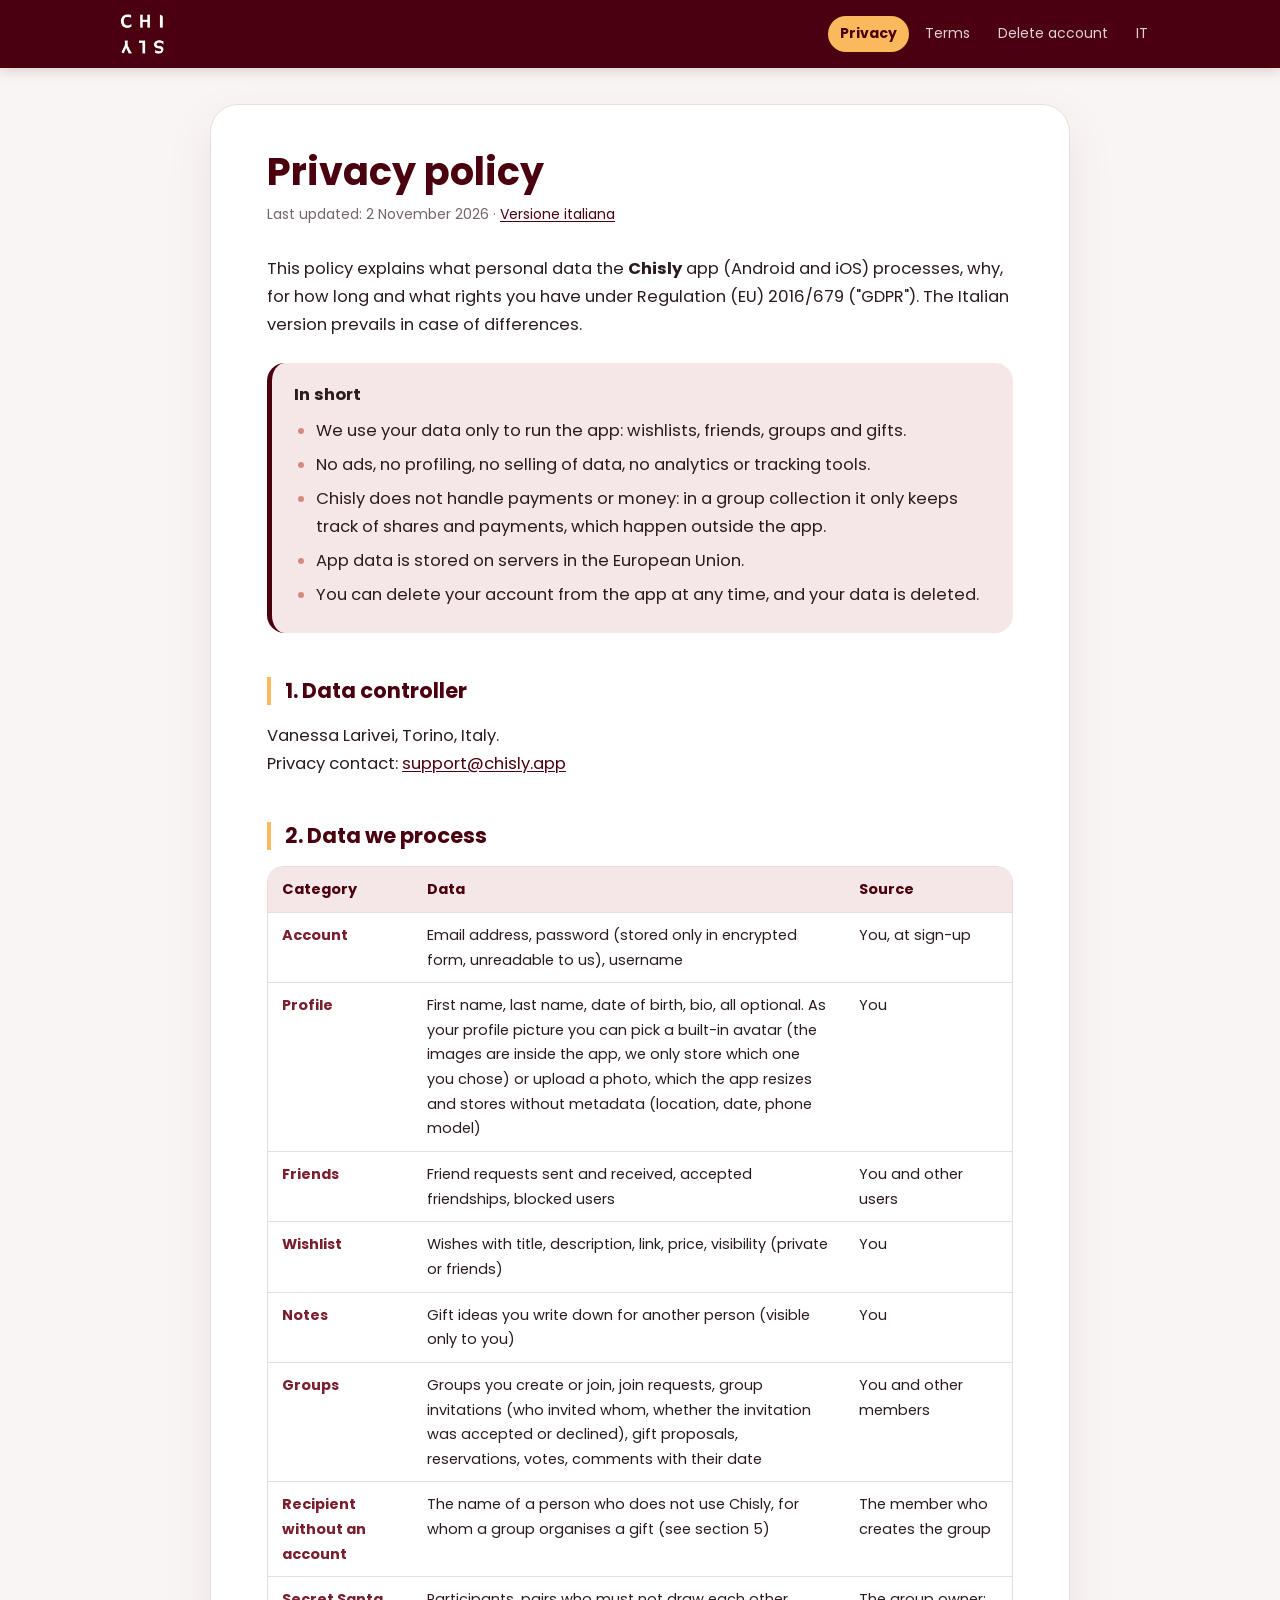
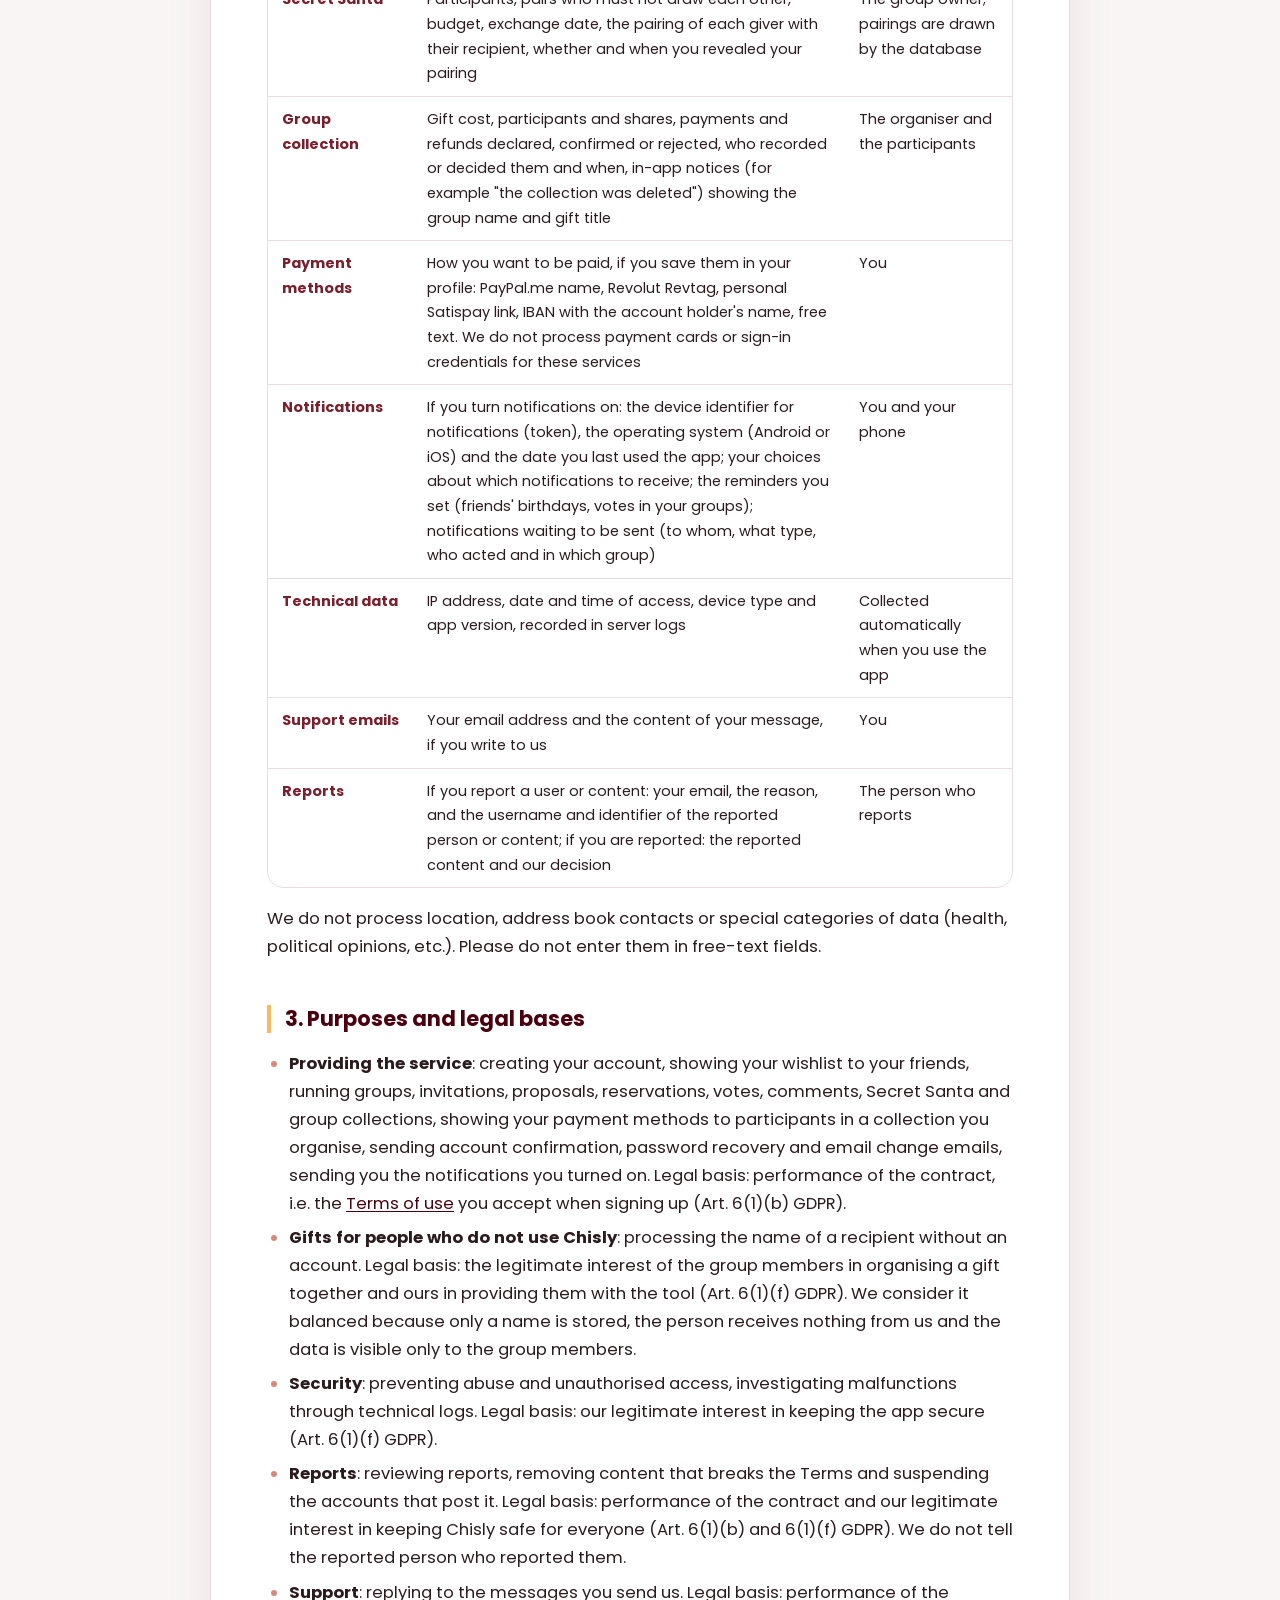
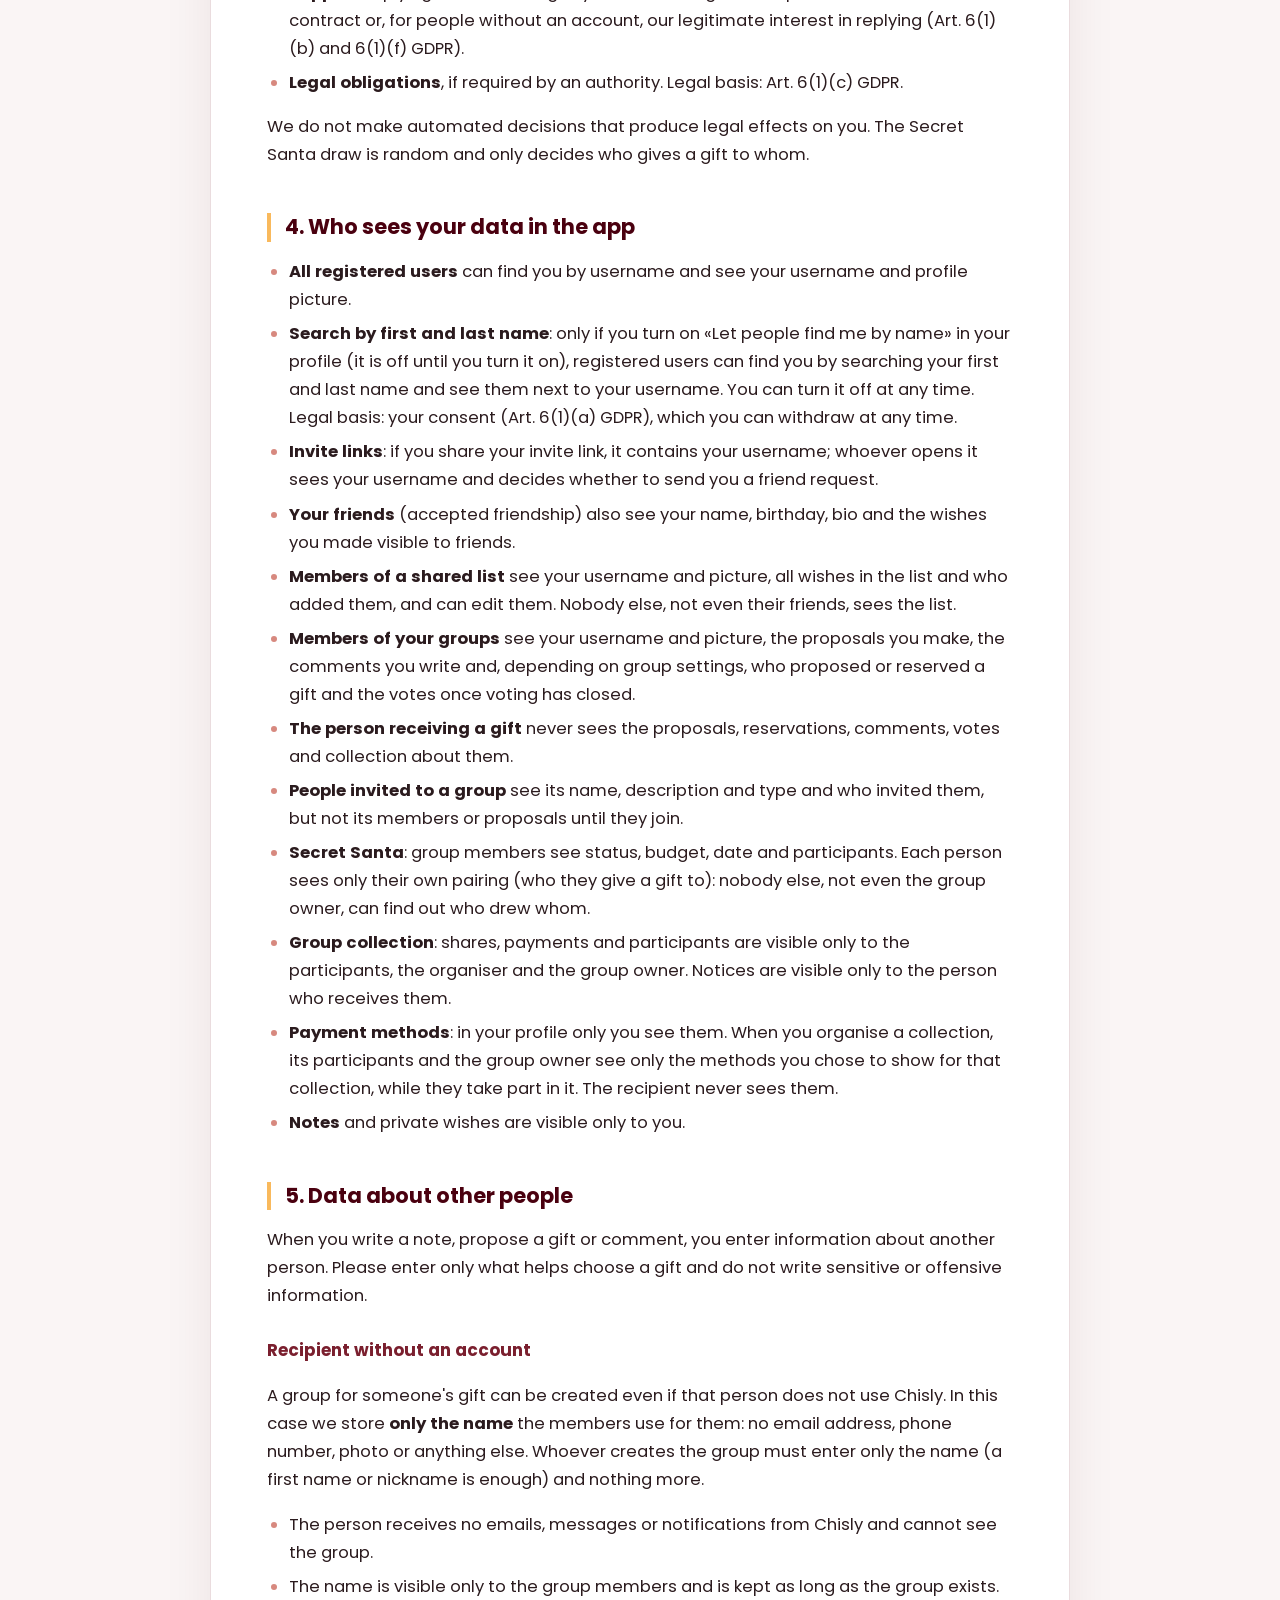
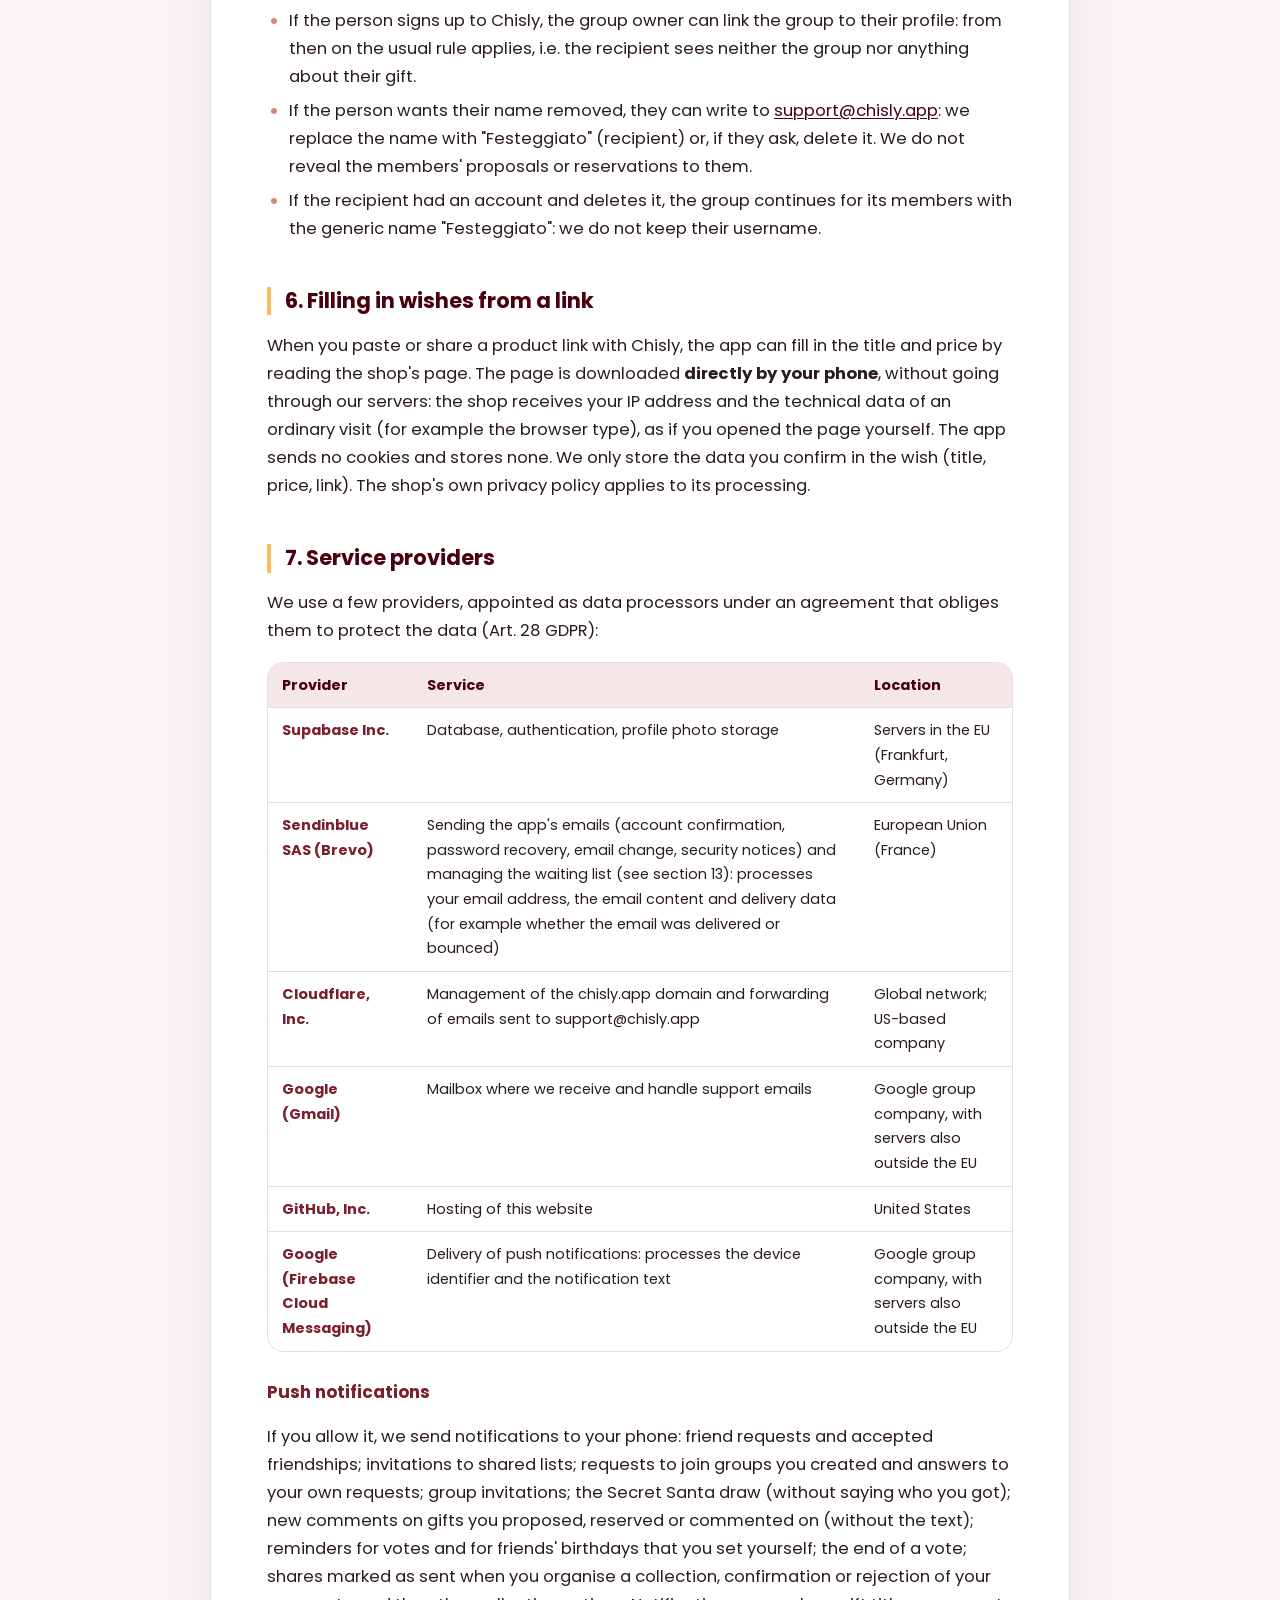
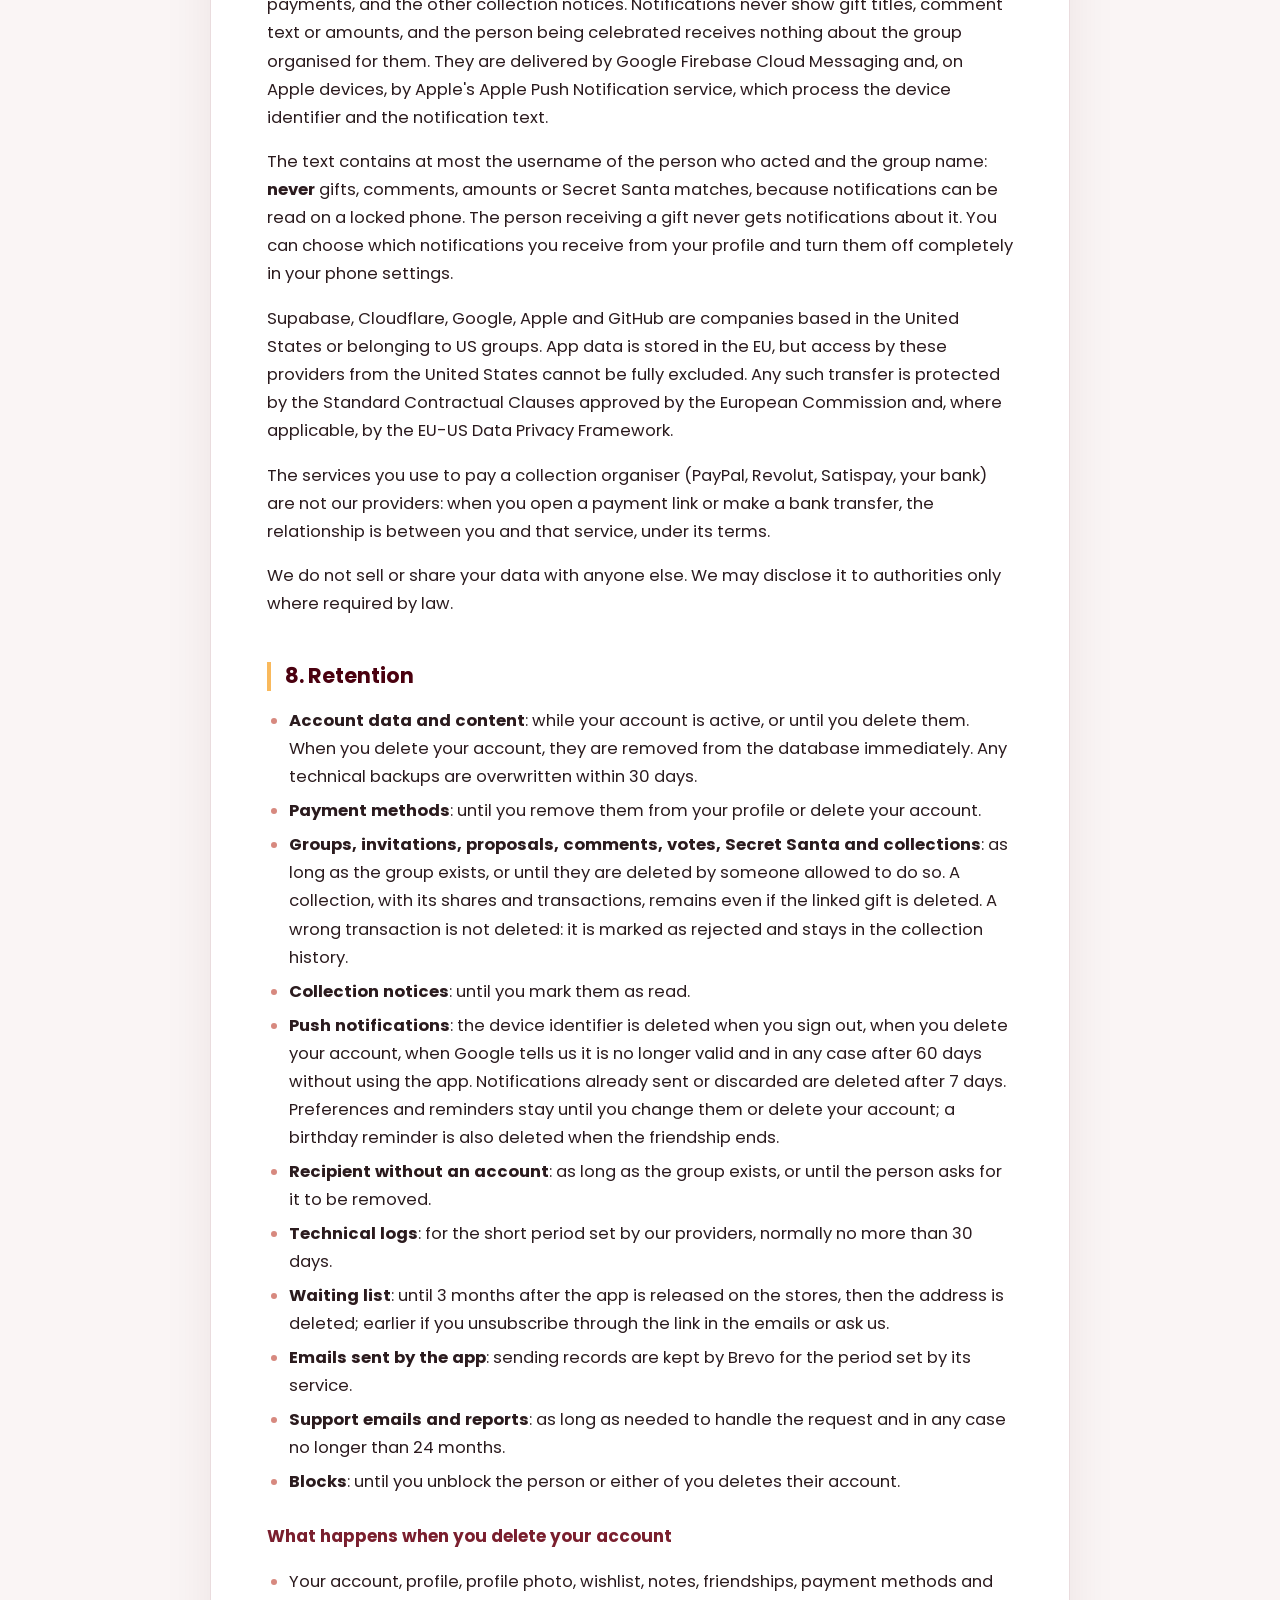
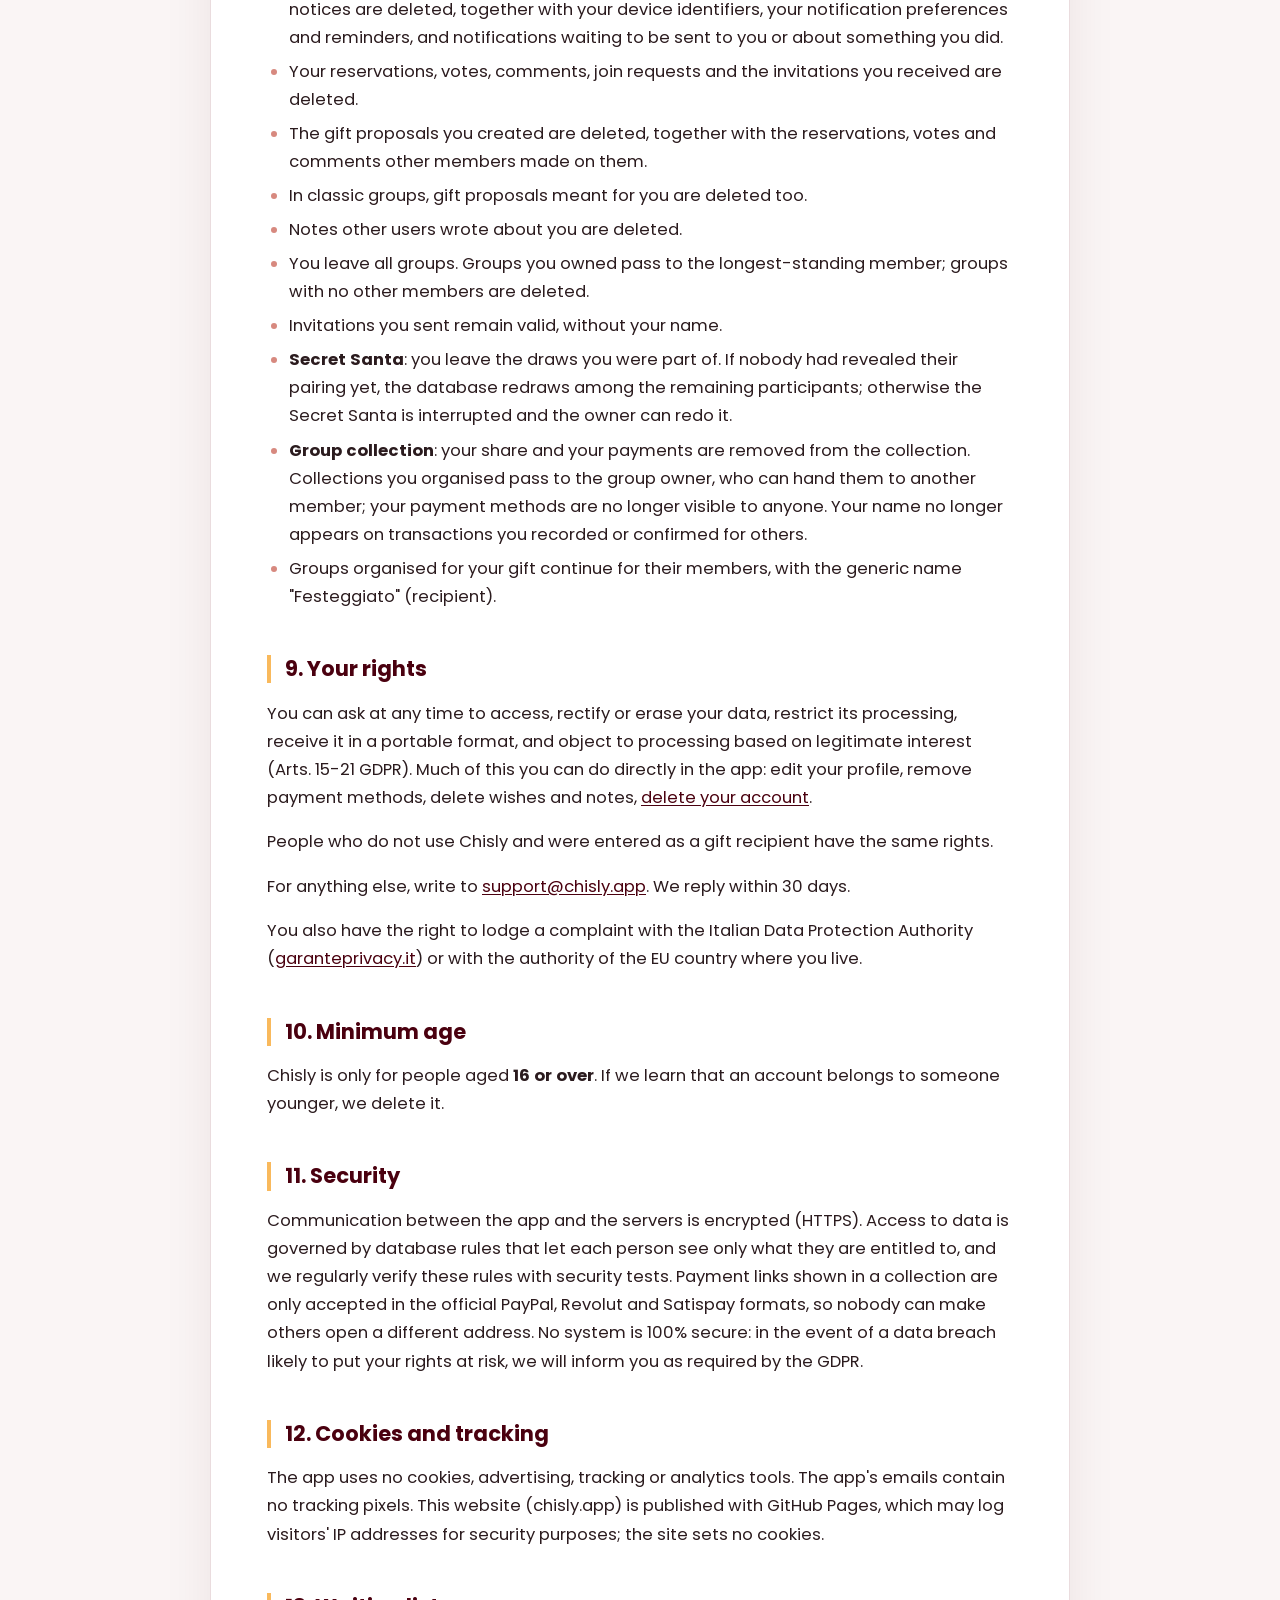
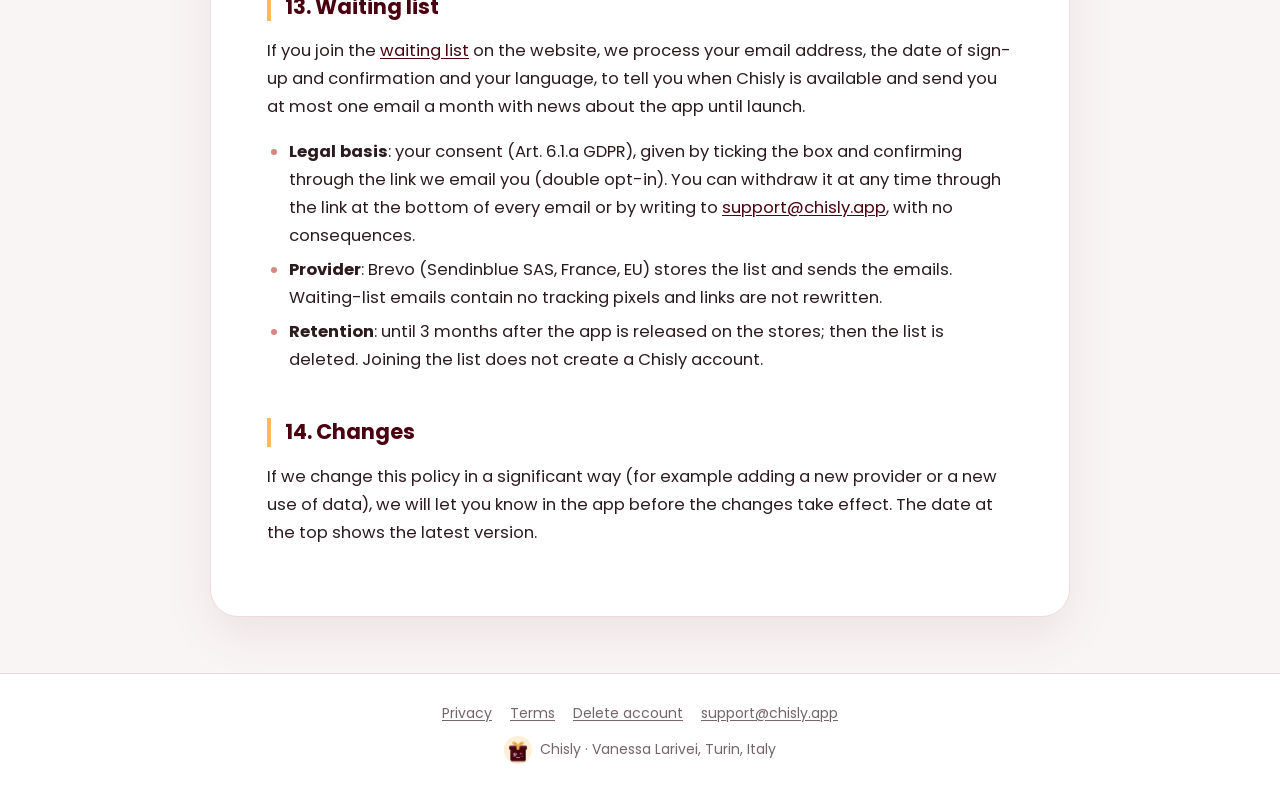
<file: privacy-en.html>
<!doctype html>
<html lang="en">
<head>
<meta charset="utf-8">
<meta name="viewport" content="width=device-width, initial-scale=1">
<title>Privacy policy · Chisly</title>
<link rel="icon" href="img/chisly_wink.webp">
<link rel="stylesheet" href="style.css">
</head>
<body>
<header><div class="wrap">
  <a class="brand" href="./"><img src="img/chisly_logo.webp" alt="Chisly" width="44" height="40"></a>
  <nav><a href="privacy-en.html" aria-current="page">Privacy</a><a href="terms-en.html">Terms</a><a href="elimina-account.html#en">Delete account</a><a href="privacy.html">IT</a></nav>
</div></header>
<main class="wrap">

<h1>Privacy policy</h1>
<p class="updated">Last updated: 2 November 2026 · <a href="privacy.html">Versione italiana</a></p>

<p>This policy explains what personal data the <strong>Chisly</strong> app (Android and iOS) processes, why, for how long and what rights you have under Regulation (EU) 2016/679 ("GDPR"). The Italian version prevails in case of differences.</p>

<div class="box">
<strong>In short</strong>
<ul>
  <li>We use your data only to run the app: wishlists, friends, groups and gifts.</li>
  <li>No ads, no profiling, no selling of data, no analytics or tracking tools.</li>
  <li>Chisly does not handle payments or money: in a group collection it only keeps track of shares and payments, which happen outside the app.</li>
  <li>App data is stored on servers in the European Union.</li>
  <li>You can delete your account from the app at any time, and your data is deleted.</li>
</ul>
</div>

<h2>1. Data controller</h2>
<p>Vanessa Larivei, Torino, Italy.<br>
Privacy contact: <a href="mailto:support@chisly.app">support@chisly.app</a></p>

<h2>2. Data we process</h2>
<div class="table-scroll"><table>
<tr><th>Category</th><th>Data</th><th>Source</th></tr>
<tr><td>Account</td><td>Email address, password (stored only in encrypted form, unreadable to us), username</td><td>You, at sign-up</td></tr>
<tr><td>Profile</td><td>First name, last name, date of birth, bio, all optional. As your profile picture you can pick a built-in avatar (the images are inside the app, we only store which one you chose) or upload a photo, which the app resizes and stores without metadata (location, date, phone model)</td><td>You</td></tr>
<tr><td>Friends</td><td>Friend requests sent and received, accepted friendships, blocked users</td><td>You and other users</td></tr>
<tr><td>Wishlist</td><td>Wishes with title, description, link, price, visibility (private or friends)</td><td>You</td></tr>
<tr><td>Notes</td><td>Gift ideas you write down for another person (visible only to you)</td><td>You</td></tr>
<tr><td>Groups</td><td>Groups you create or join, join requests, group invitations (who invited whom, whether the invitation was accepted or declined), gift proposals, reservations, votes, comments with their date</td><td>You and other members</td></tr>
<tr><td>Recipient without an account</td><td>The name of a person who does not use Chisly, for whom a group organises a gift (see section 5)</td><td>The member who creates the group</td></tr>
<tr><td>Secret Santa</td><td>Participants, pairs who must not draw each other, budget, exchange date, the pairing of each giver with their recipient, whether and when you revealed your pairing</td><td>The group owner; pairings are drawn by the database</td></tr>
<tr><td>Group collection</td><td>Gift cost, participants and shares, payments and refunds declared, confirmed or rejected, who recorded or decided them and when, in-app notices (for example "the collection was deleted") showing the group name and gift title</td><td>The organiser and the participants</td></tr>
<tr><td>Payment methods</td><td>How you want to be paid, if you save them in your profile: PayPal.me name, Revolut Revtag, personal Satispay link, IBAN with the account holder's name, free text. We do not process payment cards or sign-in credentials for these services</td><td>You</td></tr>
<tr><td>Notifications</td><td>If you turn notifications on: the device identifier for notifications (token), the operating system (Android or iOS) and the date you last used the app; your choices about which notifications to receive; the reminders you set (friends' birthdays, votes in your groups); notifications waiting to be sent (to whom, what type, who acted and in which group)</td><td>You and your phone</td></tr>
<tr><td>Technical data</td><td>IP address, date and time of access, device type and app version, recorded in server logs</td><td>Collected automatically when you use the app</td></tr>
<tr><td>Support emails</td><td>Your email address and the content of your message, if you write to us</td><td>You</td></tr>
<tr><td>Reports</td><td>If you report a user or content: your email, the reason, and the username and identifier of the reported person or content; if you are reported: the reported content and our decision</td><td>The person who reports</td></tr>
</table></div>
<p>We do not process location, address book contacts or special categories of data (health, political opinions, etc.). Please do not enter them in free-text fields.</p>

<h2>3. Purposes and legal bases</h2>
<ul>
  <li><strong>Providing the service</strong>: creating your account, showing your wishlist to your friends, running groups, invitations, proposals, reservations, votes, comments, Secret Santa and group collections, showing your payment methods to participants in a collection you organise, sending account confirmation, password recovery and email change emails, sending you the notifications you turned on. Legal basis: performance of the contract, i.e. the <a href="terms-en.html">Terms of use</a> you accept when signing up (Art. 6(1)(b) GDPR).</li>
  <li><strong>Gifts for people who do not use Chisly</strong>: processing the name of a recipient without an account. Legal basis: the legitimate interest of the group members in organising a gift together and ours in providing them with the tool (Art. 6(1)(f) GDPR). We consider it balanced because only a name is stored, the person receives nothing from us and the data is visible only to the group members.</li>
  <li><strong>Security</strong>: preventing abuse and unauthorised access, investigating malfunctions through technical logs. Legal basis: our legitimate interest in keeping the app secure (Art. 6(1)(f) GDPR).</li>
  <li><strong>Reports</strong>: reviewing reports, removing content that breaks the Terms and suspending the accounts that post it. Legal basis: performance of the contract and our legitimate interest in keeping Chisly safe for everyone (Art. 6(1)(b) and 6(1)(f) GDPR). We do not tell the reported person who reported them.</li>
  <li><strong>Support</strong>: replying to the messages you send us. Legal basis: performance of the contract or, for people without an account, our legitimate interest in replying (Art. 6(1)(b) and 6(1)(f) GDPR).</li>
  <li><strong>Legal obligations</strong>, if required by an authority. Legal basis: Art. 6(1)(c) GDPR.</li>
</ul>
<p>We do not make automated decisions that produce legal effects on you. The Secret Santa draw is random and only decides who gives a gift to whom.</p>

<h2>4. Who sees your data in the app</h2>
<ul>
  <li><strong>All registered users</strong> can find you by username and see your username and profile picture.</li>
  <li><strong>Search by first and last name</strong>: only if you turn on «Let people find me by name» in your profile (it is off until you turn it on), registered users can find you by searching your first and last name and see them next to your username. You can turn it off at any time. Legal basis: your consent (Art. 6(1)(a) GDPR), which you can withdraw at any time.</li>
  <li><strong>Invite links</strong>: if you share your invite link, it contains your username; whoever opens it sees your username and decides whether to send you a friend request.</li>
  <li><strong>Your friends</strong> (accepted friendship) also see your name, birthday, bio and the wishes you made visible to friends.</li>
  <li><strong>Members of a shared list</strong> see your username and picture, all wishes in the list and who added them, and can edit them. Nobody else, not even their friends, sees the list.</li>
  <li><strong>Members of your groups</strong> see your username and picture, the proposals you make, the comments you write and, depending on group settings, who proposed or reserved a gift and the votes once voting has closed.</li>
  <li><strong>The person receiving a gift</strong> never sees the proposals, reservations, comments, votes and collection about them.</li>
  <li><strong>People invited to a group</strong> see its name, description and type and who invited them, but not its members or proposals until they join.</li>
  <li><strong>Secret Santa</strong>: group members see status, budget, date and participants. Each person sees only their own pairing (who they give a gift to): nobody else, not even the group owner, can find out who drew whom.</li>
  <li><strong>Group collection</strong>: shares, payments and participants are visible only to the participants, the organiser and the group owner. Notices are visible only to the person who receives them.</li>
  <li><strong>Payment methods</strong>: in your profile only you see them. When you organise a collection, its participants and the group owner see only the methods you chose to show for that collection, while they take part in it. The recipient never sees them.</li>
  <li><strong>Notes</strong> and private wishes are visible only to you.</li>
</ul>

<h2>5. Data about other people</h2>
<p>When you write a note, propose a gift or comment, you enter information about another person. Please enter only what helps choose a gift and do not write sensitive or offensive information.</p>
<h3>Recipient without an account</h3>
<p>A group for someone's gift can be created even if that person does not use Chisly. In this case we store <strong>only the name</strong> the members use for them: no email address, phone number, photo or anything else. Whoever creates the group must enter only the name (a first name or nickname is enough) and nothing more.</p>
<ul>
  <li>The person receives no emails, messages or notifications from Chisly and cannot see the group.</li>
  <li>The name is visible only to the group members and is kept as long as the group exists.</li>
  <li>If the person signs up to Chisly, the group owner can link the group to their profile: from then on the usual rule applies, i.e. the recipient sees neither the group nor anything about their gift.</li>
  <li>If the person wants their name removed, they can write to <a href="mailto:support@chisly.app">support@chisly.app</a>: we replace the name with "Festeggiato" (recipient) or, if they ask, delete it. We do not reveal the members' proposals or reservations to them.</li>
  <li>If the recipient had an account and deletes it, the group continues for its members with the generic name "Festeggiato": we do not keep their username.</li>
</ul>
<!-- ENABLE WHEN GUESTS WITHOUT AN ACCOUNT SHIP IN SECRET SANTA:
<h3>Participants without an account</h3>
<p>A group owner can add people who do not use Chisly to a Secret Santa by entering only their name. The same rules as for recipients without an account apply: we store only the name, visible to group members, the person receives nothing from Chisly and can ask us to remove it by writing to support@chisly.app. The pairing of a participant without an account is visible only to the owner, who tells them in person.</p>
-->

<h2>6. Filling in wishes from a link</h2>
<p>When you paste or share a product link with Chisly, the app can fill in the title and price by reading the shop's page. The page is downloaded <strong>directly by your phone</strong>, without going through our servers: the shop receives your IP address and the technical data of an ordinary visit (for example the browser type), as if you opened the page yourself. The app sends no cookies and stores none. We only store the data you confirm in the wish (title, price, link). The shop's own privacy policy applies to its processing.</p>

<h2>7. Service providers</h2>
<p>We use a few providers, appointed as data processors under an agreement that obliges them to protect the data (Art. 28 GDPR):</p>
<div class="table-scroll"><table>
<tr><th>Provider</th><th>Service</th><th>Location</th></tr>
<tr><td>Supabase Inc.</td><td>Database, authentication, profile photo storage</td><td>Servers in the EU (Frankfurt, Germany)</td></tr>
<tr><td>Sendinblue SAS (Brevo)</td><td>Sending the app's emails (account confirmation, password recovery, email change, security notices) and managing the waiting list (see section 13): processes your email address, the email content and delivery data (for example whether the email was delivered or bounced)</td><td>European Union (France)</td></tr>
<tr><td>Cloudflare, Inc.</td><td>Management of the chisly.app domain and forwarding of emails sent to support@chisly.app</td><td>Global network; US-based company</td></tr>
<tr><td>Google (Gmail)</td><td>Mailbox where we receive and handle support emails</td><td>Google group company, with servers also outside the EU</td></tr>
<tr><td>GitHub, Inc.</td><td>Hosting of this website</td><td>United States</td></tr>
<tr><td>Google (Firebase Cloud Messaging)</td><td>Delivery of push notifications: processes the device identifier and the notification text</td><td>Google group company, with servers also outside the EU</td></tr>
</table></div>
<h3>Push notifications</h3>
<p>If you allow it, we send notifications to your phone: friend requests and accepted friendships; invitations to shared lists; requests to join groups you created and answers to your own requests; group invitations; the Secret Santa draw (without saying who you got); new comments on gifts you proposed, reserved or commented on (without the text); reminders for votes and for friends' birthdays that you set yourself; the end of a vote; shares marked as sent when you organise a collection, confirmation or rejection of your payments, and the other collection notices. Notifications never show gift titles, comment text or amounts, and the person being celebrated receives nothing about the group organised for them. They are delivered by Google Firebase Cloud Messaging and, on Apple devices, by Apple's Apple Push Notification service, which process the device identifier and the notification text.</p>
<p>The text contains at most the username of the person who acted and the group name: <strong>never</strong> gifts, comments, amounts or Secret Santa matches, because notifications can be read on a locked phone. The person receiving a gift never gets notifications about it. You can choose which notifications you receive from your profile and turn them off completely in your phone settings.</p>
<!-- ENABLE WHEN CRASHLYTICS SHIPS:
<p>To find and fix app errors we use Google Firebase Crashlytics. When the app closes because of an error, it sends a technical report: device model and operating system, app version, the point in the code where the error occurred, an installation identifier and date and time. The report does not contain the content of your wishlists, groups or messages. Reports are kept for 90 days. Legal basis: our legitimate interest in running the app without errors (Art. 6(1)(f) GDPR).</p>
-->
<p>Supabase, Cloudflare, Google, Apple and GitHub are companies based in the United States or belonging to US groups. App data is stored in the EU, but access by these providers from the United States cannot be fully excluded. Any such transfer is protected by the Standard Contractual Clauses approved by the European Commission and, where applicable, by the EU-US Data Privacy Framework.</p>
<p>The services you use to pay a collection organiser (PayPal, Revolut, Satispay, your bank) are not our providers: when you open a payment link or make a bank transfer, the relationship is between you and that service, under its terms.</p>
<p>We do not sell or share your data with anyone else. We may disclose it to authorities only where required by law.</p>

<h2>8. Retention</h2>
<ul>
  <li><strong>Account data and content</strong>: while your account is active, or until you delete them. When you delete your account, they are removed from the database immediately. Any technical backups are overwritten within 30 days.</li>
  <li><strong>Payment methods</strong>: until you remove them from your profile or delete your account.</li>
  <li><strong>Groups, invitations, proposals, comments, votes, Secret Santa and collections</strong>: as long as the group exists, or until they are deleted by someone allowed to do so. A collection, with its shares and transactions, remains even if the linked gift is deleted. A wrong transaction is not deleted: it is marked as rejected and stays in the collection history.</li>
  <li><strong>Collection notices</strong>: until you mark them as read.</li>
  <li><strong>Push notifications</strong>: the device identifier is deleted when you sign out, when you delete your account, when Google tells us it is no longer valid and in any case after 60 days without using the app. Notifications already sent or discarded are deleted after 7 days. Preferences and reminders stay until you change them or delete your account; a birthday reminder is also deleted when the friendship ends.</li>
  <li><strong>Recipient without an account</strong>: as long as the group exists, or until the person asks for it to be removed.</li>
  <li><strong>Technical logs</strong>: for the short period set by our providers, normally no more than 30 days.</li>
  <li><strong>Waiting list</strong>: until 3 months after the app is released on the stores, then the address is deleted; earlier if you unsubscribe through the link in the emails or ask us.</li>
  <li><strong>Emails sent by the app</strong>: sending records are kept by Brevo for the period set by its service.</li>
  <li><strong>Support emails and reports</strong>: as long as needed to handle the request and in any case no longer than 24 months.</li>
  <li><strong>Blocks</strong>: until you unblock the person or either of you deletes their account.</li>
</ul>

<h3>What happens when you delete your account</h3>
<ul>
  <li>Your account, profile, profile photo, wishlist, notes, friendships, payment methods and notices are deleted, together with your device identifiers, your notification preferences and reminders, and notifications waiting to be sent to you or about something you did.</li>
  <li>Your reservations, votes, comments, join requests and the invitations you received are deleted.</li>
  <li>The gift proposals you created are deleted, together with the reservations, votes and comments other members made on them.</li>
  <li>In classic groups, gift proposals meant for you are deleted too.</li>
  <li>Notes other users wrote about you are deleted.</li>
  <li>You leave all groups. Groups you owned pass to the longest-standing member; groups with no other members are deleted.</li>
  <li>Invitations you sent remain valid, without your name.</li>
  <li><strong>Secret Santa</strong>: you leave the draws you were part of. If nobody had revealed their pairing yet, the database redraws among the remaining participants; otherwise the Secret Santa is interrupted and the owner can redo it.</li>
  <li><strong>Group collection</strong>: your share and your payments are removed from the collection. Collections you organised pass to the group owner, who can hand them to another member; your payment methods are no longer visible to anyone. Your name no longer appears on transactions you recorded or confirmed for others.</li>
  <li>Groups organised for your gift continue for their members, with the generic name "Festeggiato" (recipient).</li>
</ul>

<h2>9. Your rights</h2>
<p>You can ask at any time to access, rectify or erase your data, restrict its processing, receive it in a portable format, and object to processing based on legitimate interest (Arts. 15-21 GDPR). Much of this you can do directly in the app: edit your profile, remove payment methods, delete wishes and notes, <a href="elimina-account.html#en">delete your account</a>.</p>
<p>People who do not use Chisly and were entered as a gift recipient have the same rights.</p>
<p>For anything else, write to <a href="mailto:support@chisly.app">support@chisly.app</a>. We reply within 30 days.</p>
<p>You also have the right to lodge a complaint with the Italian Data Protection Authority (<a href="https://www.garanteprivacy.it">garanteprivacy.it</a>) or with the authority of the EU country where you live.</p>

<h2>10. Minimum age</h2>
<p>Chisly is only for people aged <strong>16 or over</strong>. If we learn that an account belongs to someone younger, we delete it.</p>

<h2>11. Security</h2>
<p>Communication between the app and the servers is encrypted (HTTPS). Access to data is governed by database rules that let each person see only what they are entitled to, and we regularly verify these rules with security tests. Payment links shown in a collection are only accepted in the official PayPal, Revolut and Satispay formats, so nobody can make others open a different address. No system is 100% secure: in the event of a data breach likely to put your rights at risk, we will inform you as required by the GDPR.</p>

<h2>12. Cookies and tracking</h2>
<!-- BEFORE PUBLISHING: check with "Show original" that Brevo emails have no tracking pixel or rewritten links (infra/docs/email-supabase.md). If tracking cannot be turned off, remove the sentence about emails. -->
<p>The app uses no cookies, advertising, tracking or analytics tools. The app's emails contain no tracking pixels. This website (chisly.app) is published with GitHub Pages, which may log visitors' IP addresses for security purposes; the site sets no cookies.</p>

<h2 id="waiting-list">13. Waiting list</h2>
<p>If you join the <a href="lista-attesa.html">waiting list</a> on the website, we process your email address, the date of sign-up and confirmation and your language, to tell you when Chisly is available and send you at most one email a month with news about the app until launch.</p>
<ul>
  <li><strong>Legal basis</strong>: your consent (Art. 6.1.a GDPR), given by ticking the box and confirming through the link we email you (double opt-in). You can withdraw it at any time through the link at the bottom of every email or by writing to <a href="mailto:support@chisly.app">support@chisly.app</a>, with no consequences.</li>
  <li><strong>Provider</strong>: Brevo (Sendinblue SAS, France, EU) stores the list and sends the emails. Waiting-list emails contain no tracking pixels and links are not rewritten.</li>
  <li><strong>Retention</strong>: until 3 months after the app is released on the stores; then the list is deleted. Joining the list does not create a Chisly account.</li>
</ul>

<h2>14. Changes</h2>
<p>If we change this policy in a significant way (for example adding a new provider or a new use of data), we will let you know in the app before the changes take effect. The date at the top shows the latest version.</p>

</main>
<footer><div class="wrap">
  <div class="links"><a href="privacy-en.html">Privacy</a><a href="terms-en.html">Terms</a><a href="elimina-account.html#en">Delete account</a><a href="mailto:support@chisly.app">support@chisly.app</a></div>
  <div class="who"><img src="img/chisly_wink.webp" alt="" width="28" height="28">Chisly · Vanessa Larivei, Turin, Italy</div>
</div></footer>
</body>
</html>
</file>
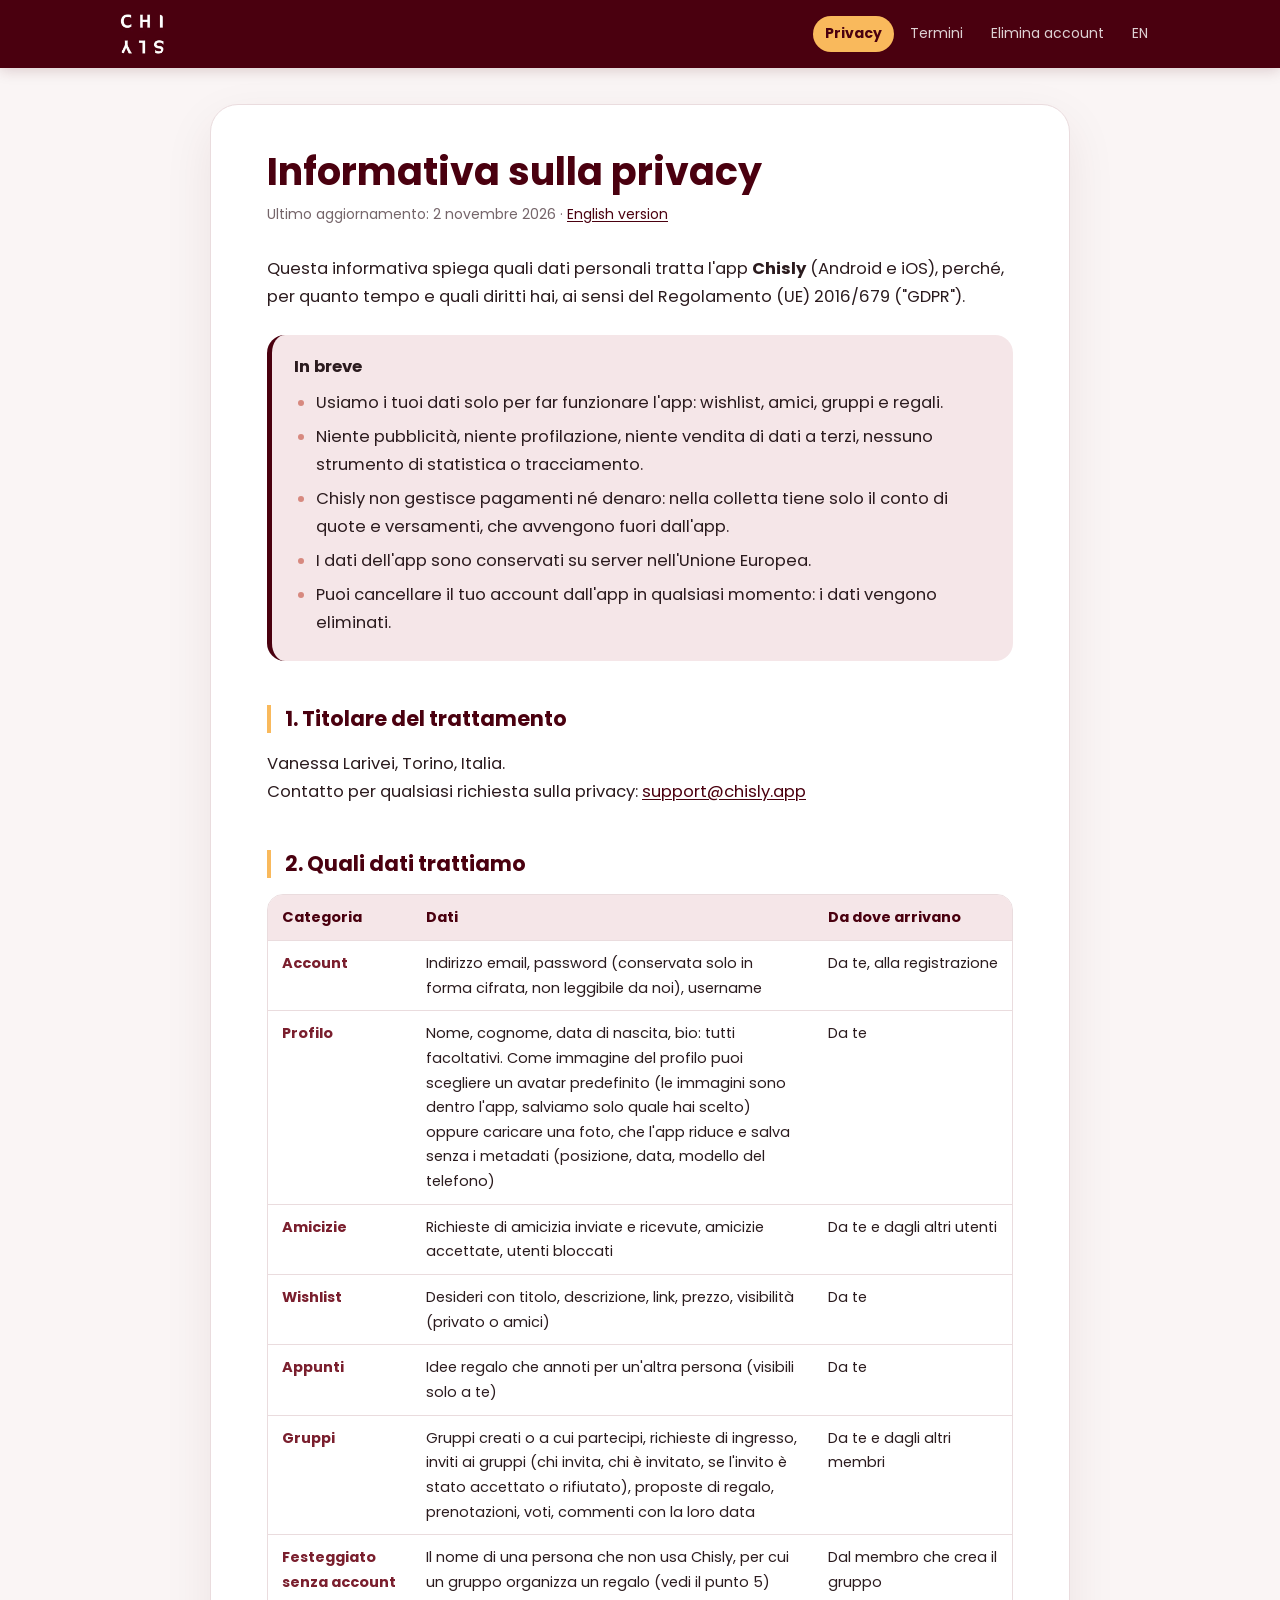
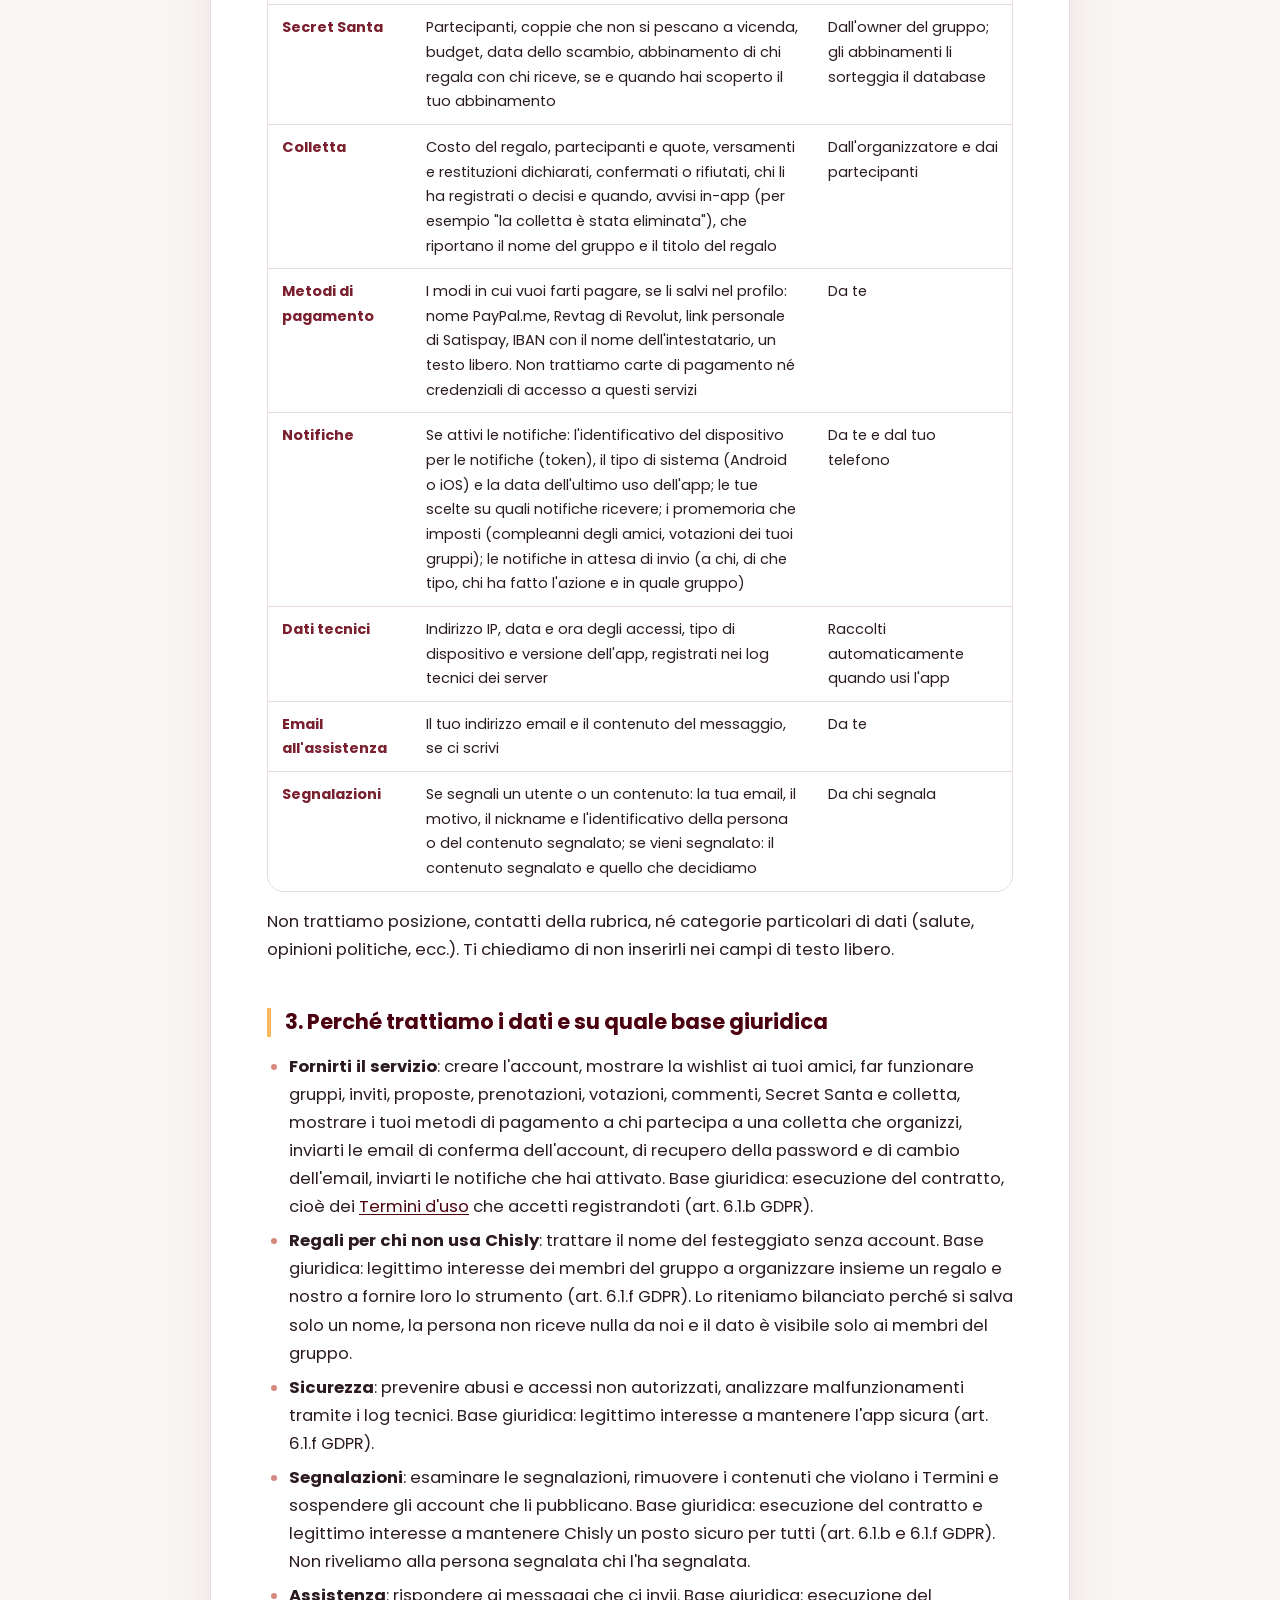
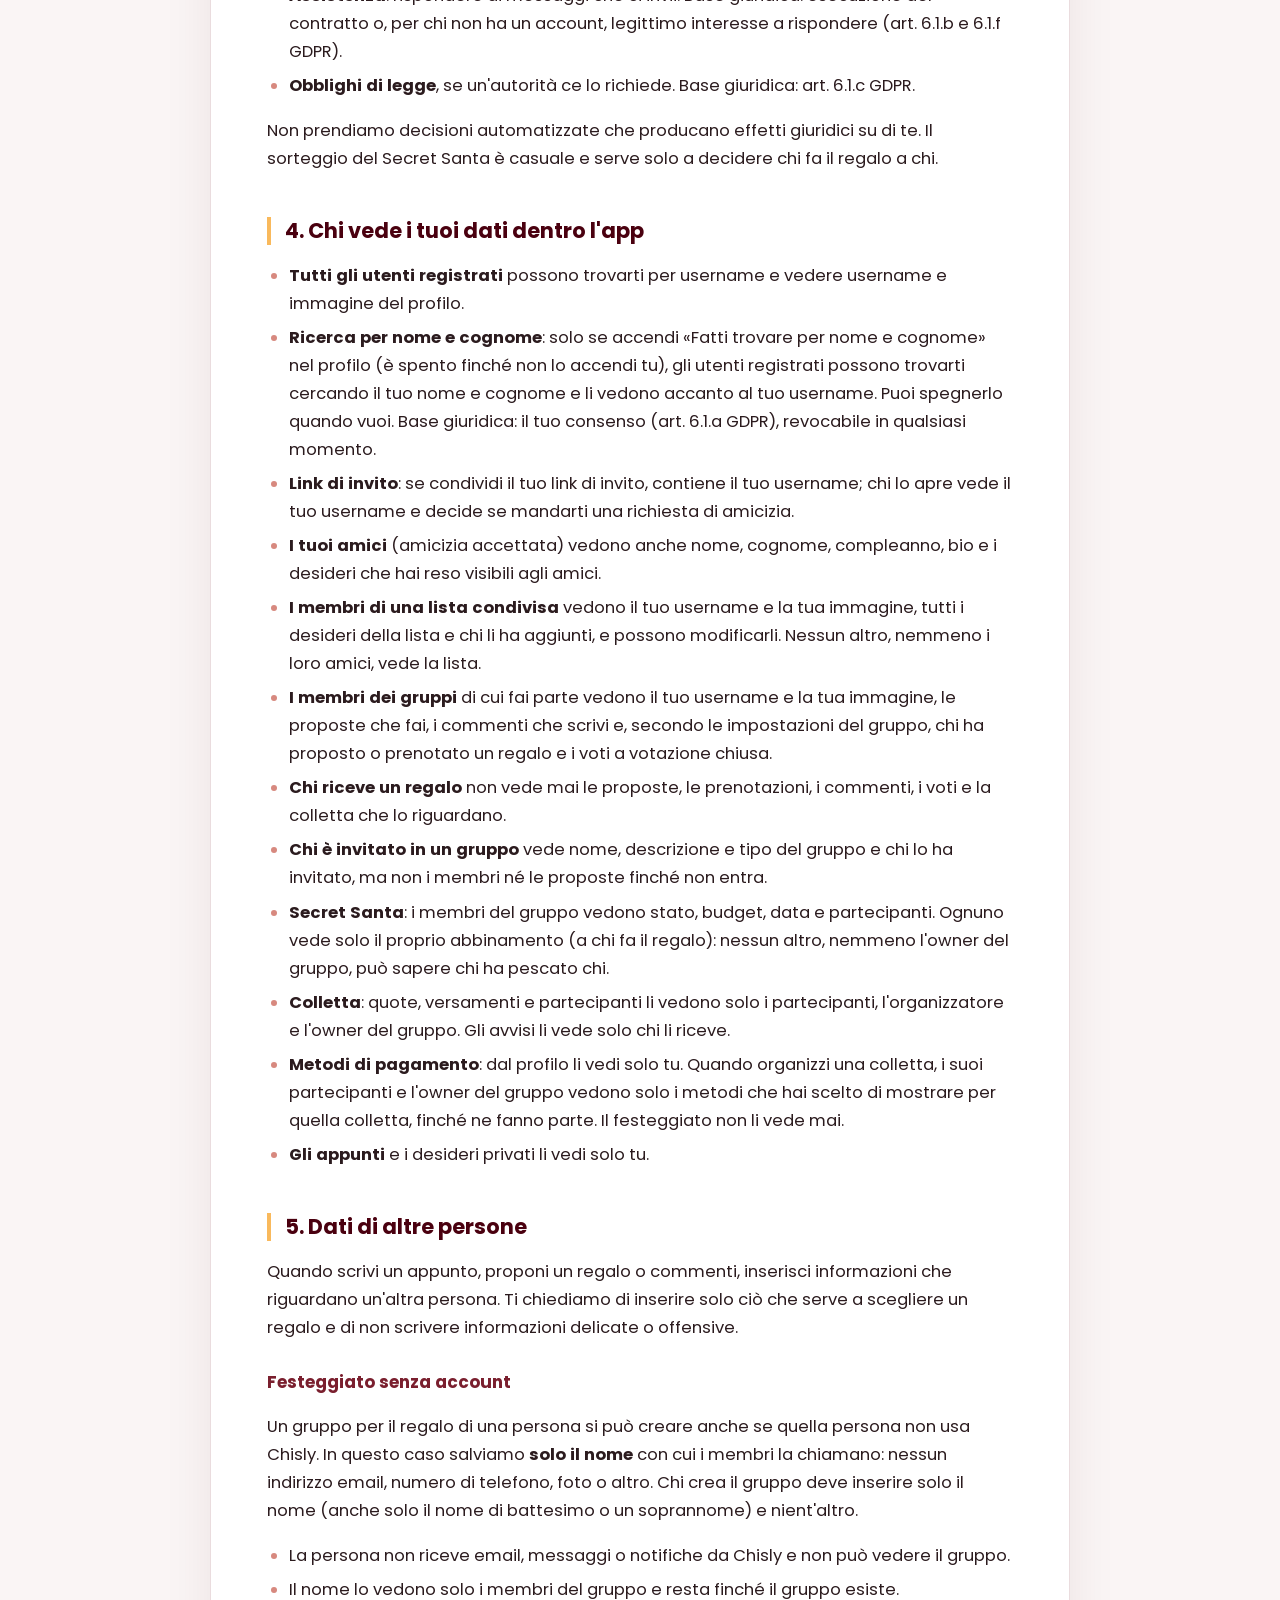
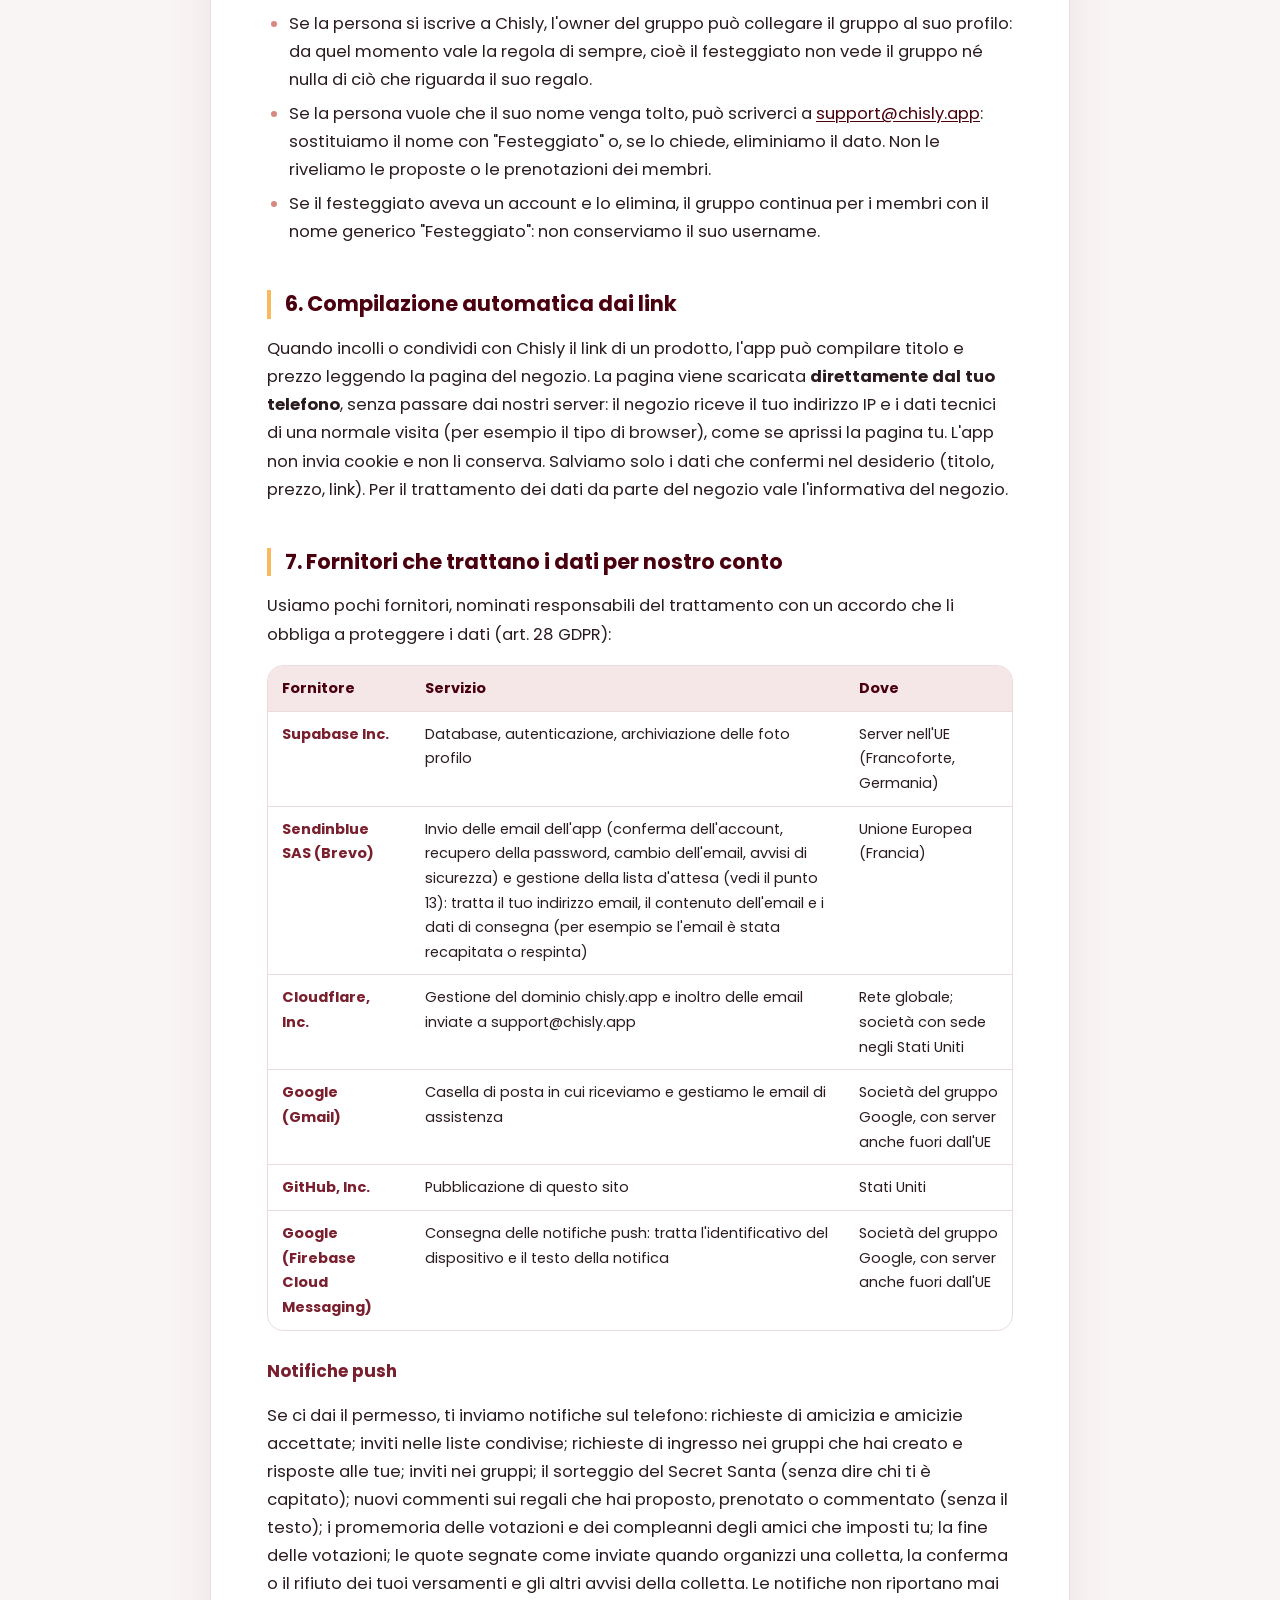
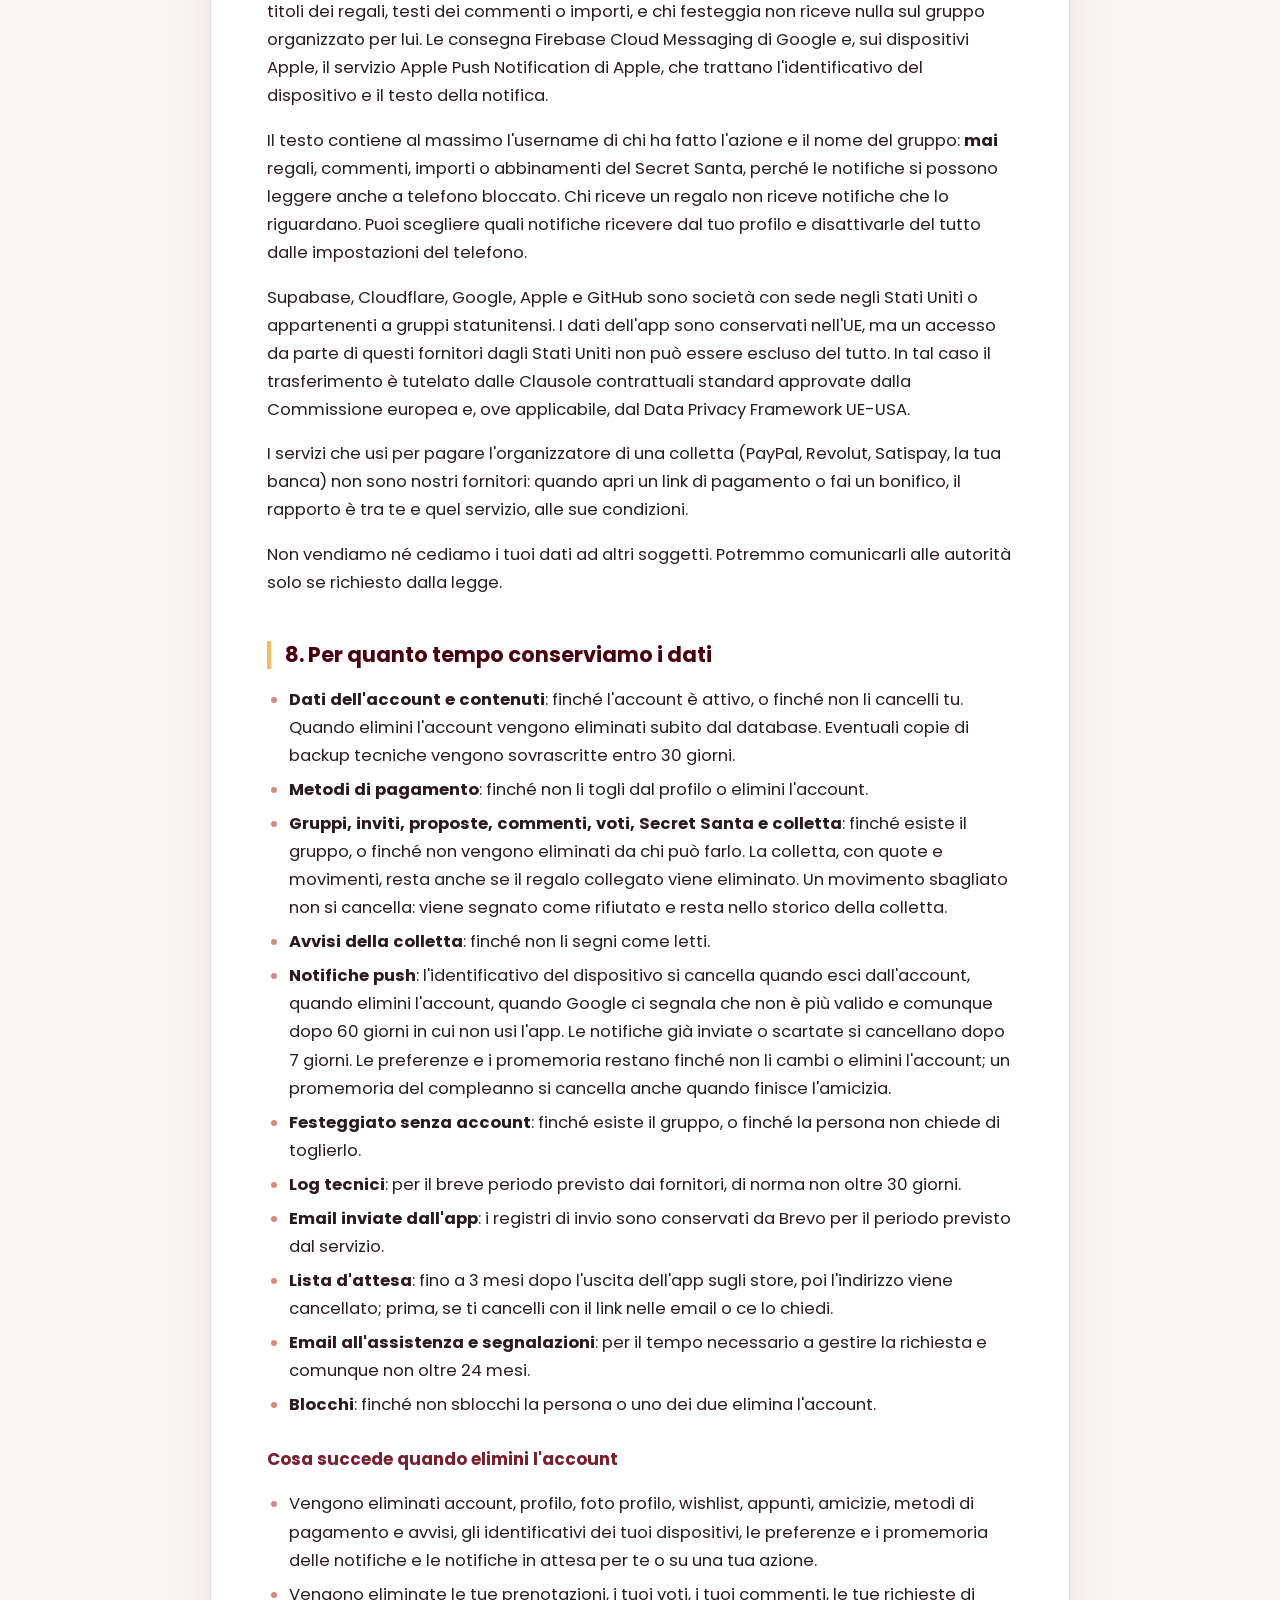
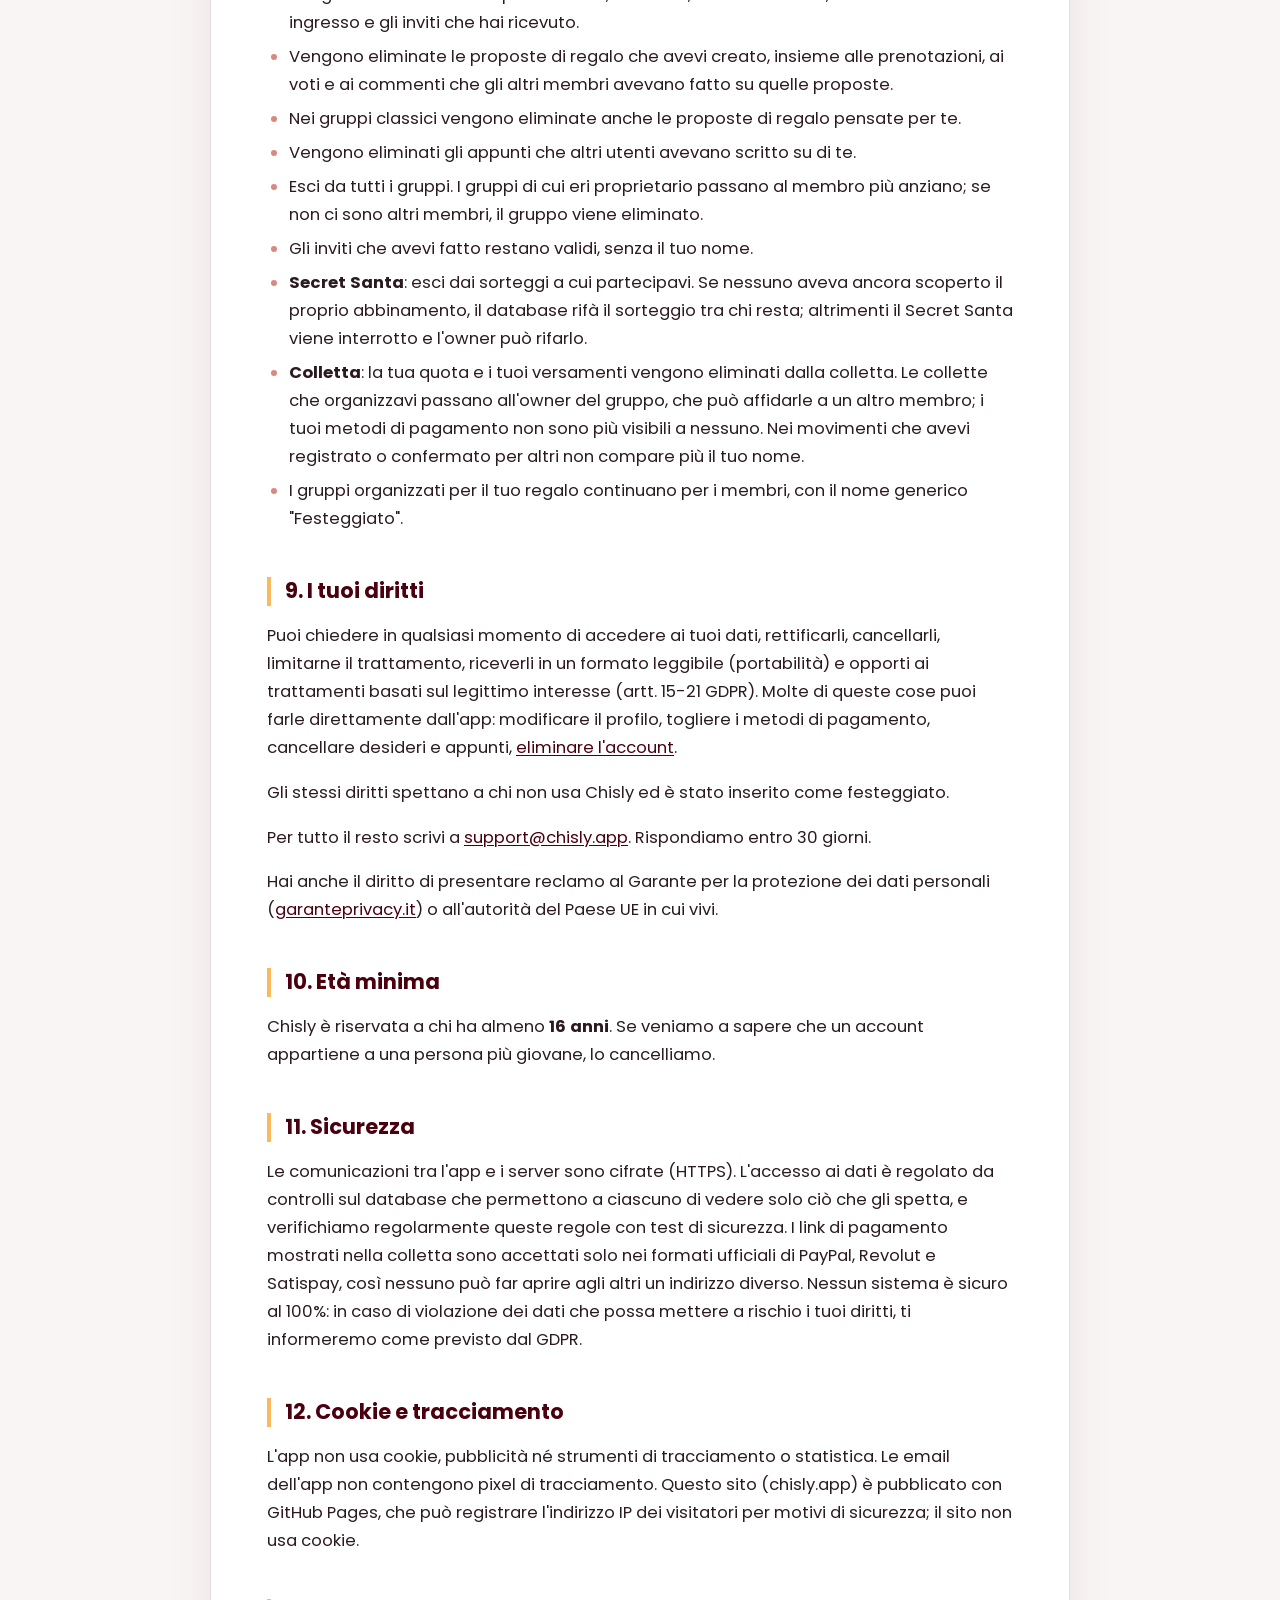
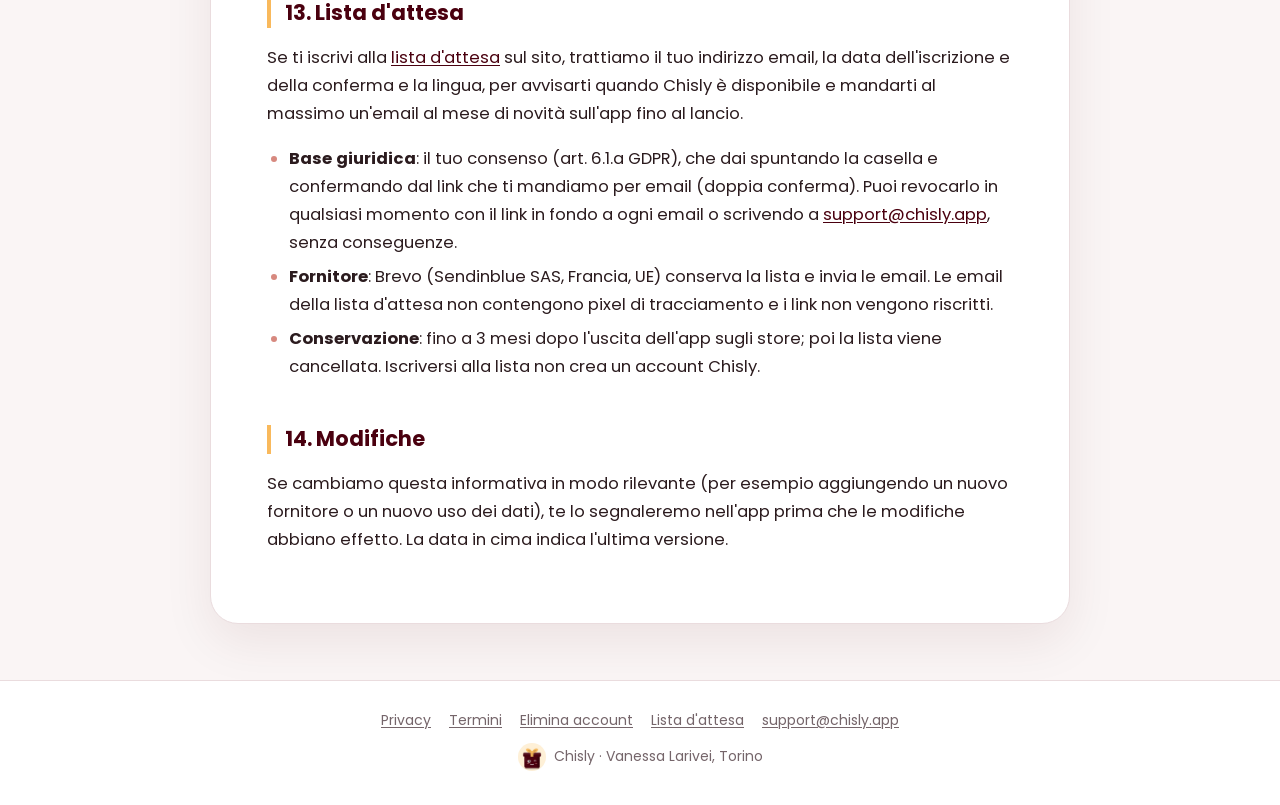
<file: privacy.html>
<!doctype html>
<html lang="it">
<head>
<meta charset="utf-8">
<meta name="viewport" content="width=device-width, initial-scale=1">
<title>Informativa privacy · Chisly</title>
<link rel="icon" href="img/chisly_wink.webp">
<link rel="stylesheet" href="style.css">
</head>
<body>
<header><div class="wrap">
  <a class="brand" href="./"><img src="img/chisly_logo.webp" alt="Chisly" width="44" height="40"></a>
  <nav><a href="privacy.html" aria-current="page">Privacy</a><a href="termini.html">Termini</a><a href="elimina-account.html">Elimina account</a><a href="privacy-en.html">EN</a></nav>
</div></header>
<main class="wrap">

<h1>Informativa sulla privacy</h1>
<p class="updated">Ultimo aggiornamento: 2 novembre 2026 · <a href="privacy-en.html">English version</a></p>

<p>Questa informativa spiega quali dati personali tratta l'app <strong>Chisly</strong> (Android e iOS), perché, per quanto tempo e quali diritti hai, ai sensi del Regolamento (UE) 2016/679 ("GDPR").</p>

<div class="box">
<strong>In breve</strong>
<ul>
  <li>Usiamo i tuoi dati solo per far funzionare l'app: wishlist, amici, gruppi e regali.</li>
  <li>Niente pubblicità, niente profilazione, niente vendita di dati a terzi, nessuno strumento di statistica o tracciamento.</li>
  <li>Chisly non gestisce pagamenti né denaro: nella colletta tiene solo il conto di quote e versamenti, che avvengono fuori dall'app.</li>
  <li>I dati dell'app sono conservati su server nell'Unione Europea.</li>
  <li>Puoi cancellare il tuo account dall'app in qualsiasi momento: i dati vengono eliminati.</li>
</ul>
</div>

<h2>1. Titolare del trattamento</h2>
<p>Vanessa Larivei, Torino, Italia.<br>
Contatto per qualsiasi richiesta sulla privacy: <a href="mailto:support@chisly.app">support@chisly.app</a></p>

<h2>2. Quali dati trattiamo</h2>
<div class="table-scroll"><table>
<tr><th>Categoria</th><th>Dati</th><th>Da dove arrivano</th></tr>
<tr><td>Account</td><td>Indirizzo email, password (conservata solo in forma cifrata, non leggibile da noi), username</td><td>Da te, alla registrazione</td></tr>
<tr><td>Profilo</td><td>Nome, cognome, data di nascita, bio: tutti facoltativi. Come immagine del profilo puoi scegliere un avatar predefinito (le immagini sono dentro l'app, salviamo solo quale hai scelto) oppure caricare una foto, che l'app riduce e salva senza i metadati (posizione, data, modello del telefono)</td><td>Da te</td></tr>
<tr><td>Amicizie</td><td>Richieste di amicizia inviate e ricevute, amicizie accettate, utenti bloccati</td><td>Da te e dagli altri utenti</td></tr>
<tr><td>Wishlist</td><td>Desideri con titolo, descrizione, link, prezzo, visibilità (privato o amici)</td><td>Da te</td></tr>
<tr><td>Appunti</td><td>Idee regalo che annoti per un'altra persona (visibili solo a te)</td><td>Da te</td></tr>
<tr><td>Gruppi</td><td>Gruppi creati o a cui partecipi, richieste di ingresso, inviti ai gruppi (chi invita, chi è invitato, se l'invito è stato accettato o rifiutato), proposte di regalo, prenotazioni, voti, commenti con la loro data</td><td>Da te e dagli altri membri</td></tr>
<tr><td>Festeggiato senza account</td><td>Il nome di una persona che non usa Chisly, per cui un gruppo organizza un regalo (vedi il punto 5)</td><td>Dal membro che crea il gruppo</td></tr>
<tr><td>Secret Santa</td><td>Partecipanti, coppie che non si pescano a vicenda, budget, data dello scambio, abbinamento di chi regala con chi riceve, se e quando hai scoperto il tuo abbinamento</td><td>Dall'owner del gruppo; gli abbinamenti li sorteggia il database</td></tr>
<tr><td>Colletta</td><td>Costo del regalo, partecipanti e quote, versamenti e restituzioni dichiarati, confermati o rifiutati, chi li ha registrati o decisi e quando, avvisi in-app (per esempio "la colletta è stata eliminata"), che riportano il nome del gruppo e il titolo del regalo</td><td>Dall'organizzatore e dai partecipanti</td></tr>
<tr><td>Metodi di pagamento</td><td>I modi in cui vuoi farti pagare, se li salvi nel profilo: nome PayPal.me, Revtag di Revolut, link personale di Satispay, IBAN con il nome dell'intestatario, un testo libero. Non trattiamo carte di pagamento né credenziali di accesso a questi servizi</td><td>Da te</td></tr>
<tr><td>Notifiche</td><td>Se attivi le notifiche: l'identificativo del dispositivo per le notifiche (token), il tipo di sistema (Android o iOS) e la data dell'ultimo uso dell'app; le tue scelte su quali notifiche ricevere; i promemoria che imposti (compleanni degli amici, votazioni dei tuoi gruppi); le notifiche in attesa di invio (a chi, di che tipo, chi ha fatto l'azione e in quale gruppo)</td><td>Da te e dal tuo telefono</td></tr>
<tr><td>Dati tecnici</td><td>Indirizzo IP, data e ora degli accessi, tipo di dispositivo e versione dell'app, registrati nei log tecnici dei server</td><td>Raccolti automaticamente quando usi l'app</td></tr>
<tr><td>Email all'assistenza</td><td>Il tuo indirizzo email e il contenuto del messaggio, se ci scrivi</td><td>Da te</td></tr>
<tr><td>Segnalazioni</td><td>Se segnali un utente o un contenuto: la tua email, il motivo, il nickname e l'identificativo della persona o del contenuto segnalato; se vieni segnalato: il contenuto segnalato e quello che decidiamo</td><td>Da chi segnala</td></tr>
</table></div>
<p>Non trattiamo posizione, contatti della rubrica, né categorie particolari di dati (salute, opinioni politiche, ecc.). Ti chiediamo di non inserirli nei campi di testo libero.</p>

<h2>3. Perché trattiamo i dati e su quale base giuridica</h2>
<ul>
  <li><strong>Fornirti il servizio</strong>: creare l'account, mostrare la wishlist ai tuoi amici, far funzionare gruppi, inviti, proposte, prenotazioni, votazioni, commenti, Secret Santa e colletta, mostrare i tuoi metodi di pagamento a chi partecipa a una colletta che organizzi, inviarti le email di conferma dell'account, di recupero della password e di cambio dell'email, inviarti le notifiche che hai attivato. Base giuridica: esecuzione del contratto, cioè dei <a href="termini.html">Termini d'uso</a> che accetti registrandoti (art. 6.1.b GDPR).</li>
  <li><strong>Regali per chi non usa Chisly</strong>: trattare il nome del festeggiato senza account. Base giuridica: legittimo interesse dei membri del gruppo a organizzare insieme un regalo e nostro a fornire loro lo strumento (art. 6.1.f GDPR). Lo riteniamo bilanciato perché si salva solo un nome, la persona non riceve nulla da noi e il dato è visibile solo ai membri del gruppo.</li>
  <li><strong>Sicurezza</strong>: prevenire abusi e accessi non autorizzati, analizzare malfunzionamenti tramite i log tecnici. Base giuridica: legittimo interesse a mantenere l'app sicura (art. 6.1.f GDPR).</li>
  <li><strong>Segnalazioni</strong>: esaminare le segnalazioni, rimuovere i contenuti che violano i Termini e sospendere gli account che li pubblicano. Base giuridica: esecuzione del contratto e legittimo interesse a mantenere Chisly un posto sicuro per tutti (art. 6.1.b e 6.1.f GDPR). Non riveliamo alla persona segnalata chi l'ha segnalata.</li>
  <li><strong>Assistenza</strong>: rispondere ai messaggi che ci invii. Base giuridica: esecuzione del contratto o, per chi non ha un account, legittimo interesse a rispondere (art. 6.1.b e 6.1.f GDPR).</li>
  <li><strong>Obblighi di legge</strong>, se un'autorità ce lo richiede. Base giuridica: art. 6.1.c GDPR.</li>
</ul>
<p>Non prendiamo decisioni automatizzate che producano effetti giuridici su di te. Il sorteggio del Secret Santa è casuale e serve solo a decidere chi fa il regalo a chi.</p>

<h2>4. Chi vede i tuoi dati dentro l'app</h2>
<ul>
  <li><strong>Tutti gli utenti registrati</strong> possono trovarti per username e vedere username e immagine del profilo.</li>
  <li><strong>Ricerca per nome e cognome</strong>: solo se accendi «Fatti trovare per nome e cognome» nel profilo (è spento finché non lo accendi tu), gli utenti registrati possono trovarti cercando il tuo nome e cognome e li vedono accanto al tuo username. Puoi spegnerlo quando vuoi. Base giuridica: il tuo consenso (art. 6.1.a GDPR), revocabile in qualsiasi momento.</li>
  <li><strong>Link di invito</strong>: se condividi il tuo link di invito, contiene il tuo username; chi lo apre vede il tuo username e decide se mandarti una richiesta di amicizia.</li>
  <li><strong>I tuoi amici</strong> (amicizia accettata) vedono anche nome, cognome, compleanno, bio e i desideri che hai reso visibili agli amici.</li>
  <li><strong>I membri di una lista condivisa</strong> vedono il tuo username e la tua immagine, tutti i desideri della lista e chi li ha aggiunti, e possono modificarli. Nessun altro, nemmeno i loro amici, vede la lista.</li>
  <li><strong>I membri dei gruppi</strong> di cui fai parte vedono il tuo username e la tua immagine, le proposte che fai, i commenti che scrivi e, secondo le impostazioni del gruppo, chi ha proposto o prenotato un regalo e i voti a votazione chiusa.</li>
  <li><strong>Chi riceve un regalo</strong> non vede mai le proposte, le prenotazioni, i commenti, i voti e la colletta che lo riguardano.</li>
  <li><strong>Chi è invitato in un gruppo</strong> vede nome, descrizione e tipo del gruppo e chi lo ha invitato, ma non i membri né le proposte finché non entra.</li>
  <li><strong>Secret Santa</strong>: i membri del gruppo vedono stato, budget, data e partecipanti. Ognuno vede solo il proprio abbinamento (a chi fa il regalo): nessun altro, nemmeno l'owner del gruppo, può sapere chi ha pescato chi.</li>
  <li><strong>Colletta</strong>: quote, versamenti e partecipanti li vedono solo i partecipanti, l'organizzatore e l'owner del gruppo. Gli avvisi li vede solo chi li riceve.</li>
  <li><strong>Metodi di pagamento</strong>: dal profilo li vedi solo tu. Quando organizzi una colletta, i suoi partecipanti e l'owner del gruppo vedono solo i metodi che hai scelto di mostrare per quella colletta, finché ne fanno parte. Il festeggiato non li vede mai.</li>
  <li><strong>Gli appunti</strong> e i desideri privati li vedi solo tu.</li>
</ul>

<h2>5. Dati di altre persone</h2>
<p>Quando scrivi un appunto, proponi un regalo o commenti, inserisci informazioni che riguardano un'altra persona. Ti chiediamo di inserire solo ciò che serve a scegliere un regalo e di non scrivere informazioni delicate o offensive.</p>
<h3>Festeggiato senza account</h3>
<p>Un gruppo per il regalo di una persona si può creare anche se quella persona non usa Chisly. In questo caso salviamo <strong>solo il nome</strong> con cui i membri la chiamano: nessun indirizzo email, numero di telefono, foto o altro. Chi crea il gruppo deve inserire solo il nome (anche solo il nome di battesimo o un soprannome) e nient'altro.</p>
<ul>
  <li>La persona non riceve email, messaggi o notifiche da Chisly e non può vedere il gruppo.</li>
  <li>Il nome lo vedono solo i membri del gruppo e resta finché il gruppo esiste.</li>
  <li>Se la persona si iscrive a Chisly, l'owner del gruppo può collegare il gruppo al suo profilo: da quel momento vale la regola di sempre, cioè il festeggiato non vede il gruppo né nulla di ciò che riguarda il suo regalo.</li>
  <li>Se la persona vuole che il suo nome venga tolto, può scriverci a <a href="mailto:support@chisly.app">support@chisly.app</a>: sostituiamo il nome con "Festeggiato" o, se lo chiede, eliminiamo il dato. Non le riveliamo le proposte o le prenotazioni dei membri.</li>
  <li>Se il festeggiato aveva un account e lo elimina, il gruppo continua per i membri con il nome generico "Festeggiato": non conserviamo il suo username.</li>
</ul>
<!-- DA ATTIVARE QUANDO ARRIVANO GLI OSPITI SENZA ACCOUNT NEL SECRET SANTA:
<h3>Partecipanti senza account</h3>
<p>L'owner di un gruppo può aggiungere al Secret Santa persone che non usano Chisly, inserendo solo il loro nome. Valgono le stesse regole del festeggiato senza account: salviamo solo il nome, visibile ai membri del gruppo, la persona non riceve nulla da Chisly e può chiederci di toglierlo scrivendo a support@chisly.app. L'abbinamento di un partecipante senza account lo vede solo l'owner, che glielo comunica di persona.</p>
-->

<h2>6. Compilazione automatica dai link</h2>
<p>Quando incolli o condividi con Chisly il link di un prodotto, l'app può compilare titolo e prezzo leggendo la pagina del negozio. La pagina viene scaricata <strong>direttamente dal tuo telefono</strong>, senza passare dai nostri server: il negozio riceve il tuo indirizzo IP e i dati tecnici di una normale visita (per esempio il tipo di browser), come se aprissi la pagina tu. L'app non invia cookie e non li conserva. Salviamo solo i dati che confermi nel desiderio (titolo, prezzo, link). Per il trattamento dei dati da parte del negozio vale l'informativa del negozio.</p>

<h2>7. Fornitori che trattano i dati per nostro conto</h2>
<p>Usiamo pochi fornitori, nominati responsabili del trattamento con un accordo che li obbliga a proteggere i dati (art. 28 GDPR):</p>
<div class="table-scroll"><table>
<tr><th>Fornitore</th><th>Servizio</th><th>Dove</th></tr>
<tr><td>Supabase Inc.</td><td>Database, autenticazione, archiviazione delle foto profilo</td><td>Server nell'UE (Francoforte, Germania)</td></tr>
<tr><td>Sendinblue SAS (Brevo)</td><td>Invio delle email dell'app (conferma dell'account, recupero della password, cambio dell'email, avvisi di sicurezza) e gestione della lista d'attesa (vedi il punto 13): tratta il tuo indirizzo email, il contenuto dell'email e i dati di consegna (per esempio se l'email è stata recapitata o respinta)</td><td>Unione Europea (Francia)</td></tr>
<tr><td>Cloudflare, Inc.</td><td>Gestione del dominio chisly.app e inoltro delle email inviate a support@chisly.app</td><td>Rete globale; società con sede negli Stati Uniti</td></tr>
<tr><td>Google (Gmail)</td><td>Casella di posta in cui riceviamo e gestiamo le email di assistenza</td><td>Società del gruppo Google, con server anche fuori dall'UE</td></tr>
<tr><td>GitHub, Inc.</td><td>Pubblicazione di questo sito</td><td>Stati Uniti</td></tr>
<tr><td>Google (Firebase Cloud Messaging)</td><td>Consegna delle notifiche push: tratta l'identificativo del dispositivo e il testo della notifica</td><td>Società del gruppo Google, con server anche fuori dall'UE</td></tr>
</table></div>
<h3>Notifiche push</h3>
<p>Se ci dai il permesso, ti inviamo notifiche sul telefono: richieste di amicizia e amicizie accettate; inviti nelle liste condivise; richieste di ingresso nei gruppi che hai creato e risposte alle tue; inviti nei gruppi; il sorteggio del Secret Santa (senza dire chi ti è capitato); nuovi commenti sui regali che hai proposto, prenotato o commentato (senza il testo); i promemoria delle votazioni e dei compleanni degli amici che imposti tu; la fine delle votazioni; le quote segnate come inviate quando organizzi una colletta, la conferma o il rifiuto dei tuoi versamenti e gli altri avvisi della colletta. Le notifiche non riportano mai titoli dei regali, testi dei commenti o importi, e chi festeggia non riceve nulla sul gruppo organizzato per lui. Le consegna Firebase Cloud Messaging di Google e, sui dispositivi Apple, il servizio Apple Push Notification di Apple, che trattano l'identificativo del dispositivo e il testo della notifica.</p>
<p>Il testo contiene al massimo l'username di chi ha fatto l'azione e il nome del gruppo: <strong>mai</strong> regali, commenti, importi o abbinamenti del Secret Santa, perché le notifiche si possono leggere anche a telefono bloccato. Chi riceve un regalo non riceve notifiche che lo riguardano. Puoi scegliere quali notifiche ricevere dal tuo profilo e disattivarle del tutto dalle impostazioni del telefono.</p>
<!-- DA ATTIVARE QUANDO ARRIVA CRASHLYTICS:
<p>Per scoprire e correggere gli errori dell'app usiamo Firebase Crashlytics di Google. Quando l'app si chiude per un errore, invia un rapporto tecnico: modello e sistema operativo del dispositivo, versione dell'app, il punto del codice in cui è avvenuto l'errore, un identificativo dell'installazione e data e ora. Il rapporto non contiene il contenuto delle tue wishlist, dei gruppi o dei messaggi. I rapporti sono conservati per 90 giorni. Base giuridica: legittimo interesse a far funzionare l'app senza errori (art. 6.1.f GDPR).</p>
-->
<p>Supabase, Cloudflare, Google, Apple e GitHub sono società con sede negli Stati Uniti o appartenenti a gruppi statunitensi. I dati dell'app sono conservati nell'UE, ma un accesso da parte di questi fornitori dagli Stati Uniti non può essere escluso del tutto. In tal caso il trasferimento è tutelato dalle Clausole contrattuali standard approvate dalla Commissione europea e, ove applicabile, dal Data Privacy Framework UE-USA.</p>
<p>I servizi che usi per pagare l'organizzatore di una colletta (PayPal, Revolut, Satispay, la tua banca) non sono nostri fornitori: quando apri un link di pagamento o fai un bonifico, il rapporto è tra te e quel servizio, alle sue condizioni.</p>
<p>Non vendiamo né cediamo i tuoi dati ad altri soggetti. Potremmo comunicarli alle autorità solo se richiesto dalla legge.</p>

<h2>8. Per quanto tempo conserviamo i dati</h2>
<ul>
  <li><strong>Dati dell'account e contenuti</strong>: finché l'account è attivo, o finché non li cancelli tu. Quando elimini l'account vengono eliminati subito dal database. Eventuali copie di backup tecniche vengono sovrascritte entro 30 giorni.</li>
  <li><strong>Metodi di pagamento</strong>: finché non li togli dal profilo o elimini l'account.</li>
  <li><strong>Gruppi, inviti, proposte, commenti, voti, Secret Santa e colletta</strong>: finché esiste il gruppo, o finché non vengono eliminati da chi può farlo. La colletta, con quote e movimenti, resta anche se il regalo collegato viene eliminato. Un movimento sbagliato non si cancella: viene segnato come rifiutato e resta nello storico della colletta.</li>
  <li><strong>Avvisi della colletta</strong>: finché non li segni come letti.</li>
  <li><strong>Notifiche push</strong>: l'identificativo del dispositivo si cancella quando esci dall'account, quando elimini l'account, quando Google ci segnala che non è più valido e comunque dopo 60 giorni in cui non usi l'app. Le notifiche già inviate o scartate si cancellano dopo 7 giorni. Le preferenze e i promemoria restano finché non li cambi o elimini l'account; un promemoria del compleanno si cancella anche quando finisce l'amicizia.</li>
  <li><strong>Festeggiato senza account</strong>: finché esiste il gruppo, o finché la persona non chiede di toglierlo.</li>
  <li><strong>Log tecnici</strong>: per il breve periodo previsto dai fornitori, di norma non oltre 30 giorni.</li>
  <li><strong>Email inviate dall'app</strong>: i registri di invio sono conservati da Brevo per il periodo previsto dal servizio.</li>
  <li><strong>Lista d'attesa</strong>: fino a 3 mesi dopo l'uscita dell'app sugli store, poi l'indirizzo viene cancellato; prima, se ti cancelli con il link nelle email o ce lo chiedi.</li>
  <li><strong>Email all'assistenza e segnalazioni</strong>: per il tempo necessario a gestire la richiesta e comunque non oltre 24 mesi.</li>
  <li><strong>Blocchi</strong>: finché non sblocchi la persona o uno dei due elimina l'account.</li>
</ul>

<h3>Cosa succede quando elimini l'account</h3>
<ul>
  <li>Vengono eliminati account, profilo, foto profilo, wishlist, appunti, amicizie, metodi di pagamento e avvisi, gli identificativi dei tuoi dispositivi, le preferenze e i promemoria delle notifiche e le notifiche in attesa per te o su una tua azione.</li>
  <li>Vengono eliminate le tue prenotazioni, i tuoi voti, i tuoi commenti, le tue richieste di ingresso e gli inviti che hai ricevuto.</li>
  <li>Vengono eliminate le proposte di regalo che avevi creato, insieme alle prenotazioni, ai voti e ai commenti che gli altri membri avevano fatto su quelle proposte.</li>
  <li>Nei gruppi classici vengono eliminate anche le proposte di regalo pensate per te.</li>
  <li>Vengono eliminati gli appunti che altri utenti avevano scritto su di te.</li>
  <li>Esci da tutti i gruppi. I gruppi di cui eri proprietario passano al membro più anziano; se non ci sono altri membri, il gruppo viene eliminato.</li>
  <li>Gli inviti che avevi fatto restano validi, senza il tuo nome.</li>
  <li><strong>Secret Santa</strong>: esci dai sorteggi a cui partecipavi. Se nessuno aveva ancora scoperto il proprio abbinamento, il database rifà il sorteggio tra chi resta; altrimenti il Secret Santa viene interrotto e l'owner può rifarlo.</li>
  <li><strong>Colletta</strong>: la tua quota e i tuoi versamenti vengono eliminati dalla colletta. Le collette che organizzavi passano all'owner del gruppo, che può affidarle a un altro membro; i tuoi metodi di pagamento non sono più visibili a nessuno. Nei movimenti che avevi registrato o confermato per altri non compare più il tuo nome.</li>
  <li>I gruppi organizzati per il tuo regalo continuano per i membri, con il nome generico "Festeggiato".</li>
</ul>

<h2>9. I tuoi diritti</h2>
<p>Puoi chiedere in qualsiasi momento di accedere ai tuoi dati, rettificarli, cancellarli, limitarne il trattamento, riceverli in un formato leggibile (portabilità) e opporti ai trattamenti basati sul legittimo interesse (artt. 15-21 GDPR). Molte di queste cose puoi farle direttamente dall'app: modificare il profilo, togliere i metodi di pagamento, cancellare desideri e appunti, <a href="elimina-account.html">eliminare l'account</a>.</p>
<p>Gli stessi diritti spettano a chi non usa Chisly ed è stato inserito come festeggiato.</p>
<p>Per tutto il resto scrivi a <a href="mailto:support@chisly.app">support@chisly.app</a>. Rispondiamo entro 30 giorni.</p>
<p>Hai anche il diritto di presentare reclamo al Garante per la protezione dei dati personali (<a href="https://www.garanteprivacy.it">garanteprivacy.it</a>) o all'autorità del Paese UE in cui vivi.</p>

<h2>10. Età minima</h2>
<p>Chisly è riservata a chi ha almeno <strong>16 anni</strong>. Se veniamo a sapere che un account appartiene a una persona più giovane, lo cancelliamo.</p>

<h2>11. Sicurezza</h2>
<p>Le comunicazioni tra l'app e i server sono cifrate (HTTPS). L'accesso ai dati è regolato da controlli sul database che permettono a ciascuno di vedere solo ciò che gli spetta, e verifichiamo regolarmente queste regole con test di sicurezza. I link di pagamento mostrati nella colletta sono accettati solo nei formati ufficiali di PayPal, Revolut e Satispay, così nessuno può far aprire agli altri un indirizzo diverso. Nessun sistema è sicuro al 100%: in caso di violazione dei dati che possa mettere a rischio i tuoi diritti, ti informeremo come previsto dal GDPR.</p>

<h2>12. Cookie e tracciamento</h2>
<!-- PRIMA DI PUBBLICARE: verificare con "Mostra originale" che le email di Brevo non abbiano pixel né link riscritti (infra/docs/email-supabase.md). Se il tracciamento non si spegne, togliere la frase sulle email. -->
<p>L'app non usa cookie, pubblicità né strumenti di tracciamento o statistica. Le email dell'app non contengono pixel di tracciamento. Questo sito (chisly.app) è pubblicato con GitHub Pages, che può registrare l'indirizzo IP dei visitatori per motivi di sicurezza; il sito non usa cookie.</p>

<h2 id="lista-attesa">13. Lista d'attesa</h2>
<p>Se ti iscrivi alla <a href="lista-attesa.html">lista d'attesa</a> sul sito, trattiamo il tuo indirizzo email, la data dell'iscrizione e della conferma e la lingua, per avvisarti quando Chisly è disponibile e mandarti al massimo un'email al mese di novità sull'app fino al lancio.</p>
<ul>
  <li><strong>Base giuridica</strong>: il tuo consenso (art. 6.1.a GDPR), che dai spuntando la casella e confermando dal link che ti mandiamo per email (doppia conferma). Puoi revocarlo in qualsiasi momento con il link in fondo a ogni email o scrivendo a <a href="mailto:support@chisly.app">support@chisly.app</a>, senza conseguenze.</li>
  <li><strong>Fornitore</strong>: Brevo (Sendinblue SAS, Francia, UE) conserva la lista e invia le email. Le email della lista d'attesa non contengono pixel di tracciamento e i link non vengono riscritti.</li>
  <li><strong>Conservazione</strong>: fino a 3 mesi dopo l'uscita dell'app sugli store; poi la lista viene cancellata. Iscriversi alla lista non crea un account Chisly.</li>
</ul>

<h2>14. Modifiche</h2>
<p>Se cambiamo questa informativa in modo rilevante (per esempio aggiungendo un nuovo fornitore o un nuovo uso dei dati), te lo segnaleremo nell'app prima che le modifiche abbiano effetto. La data in cima indica l'ultima versione.</p>

</main>
<footer><div class="wrap">
  <div class="links"><a href="privacy.html">Privacy</a><a href="termini.html">Termini</a><a href="elimina-account.html">Elimina account</a><a href="lista-attesa.html">Lista d'attesa</a><a href="mailto:support@chisly.app">support@chisly.app</a></div>
  <div class="who"><img src="img/chisly_wink.webp" alt="" width="28" height="28">Chisly · Vanessa Larivei, Torino</div>
</div></footer>
</body>
</html>
</file>
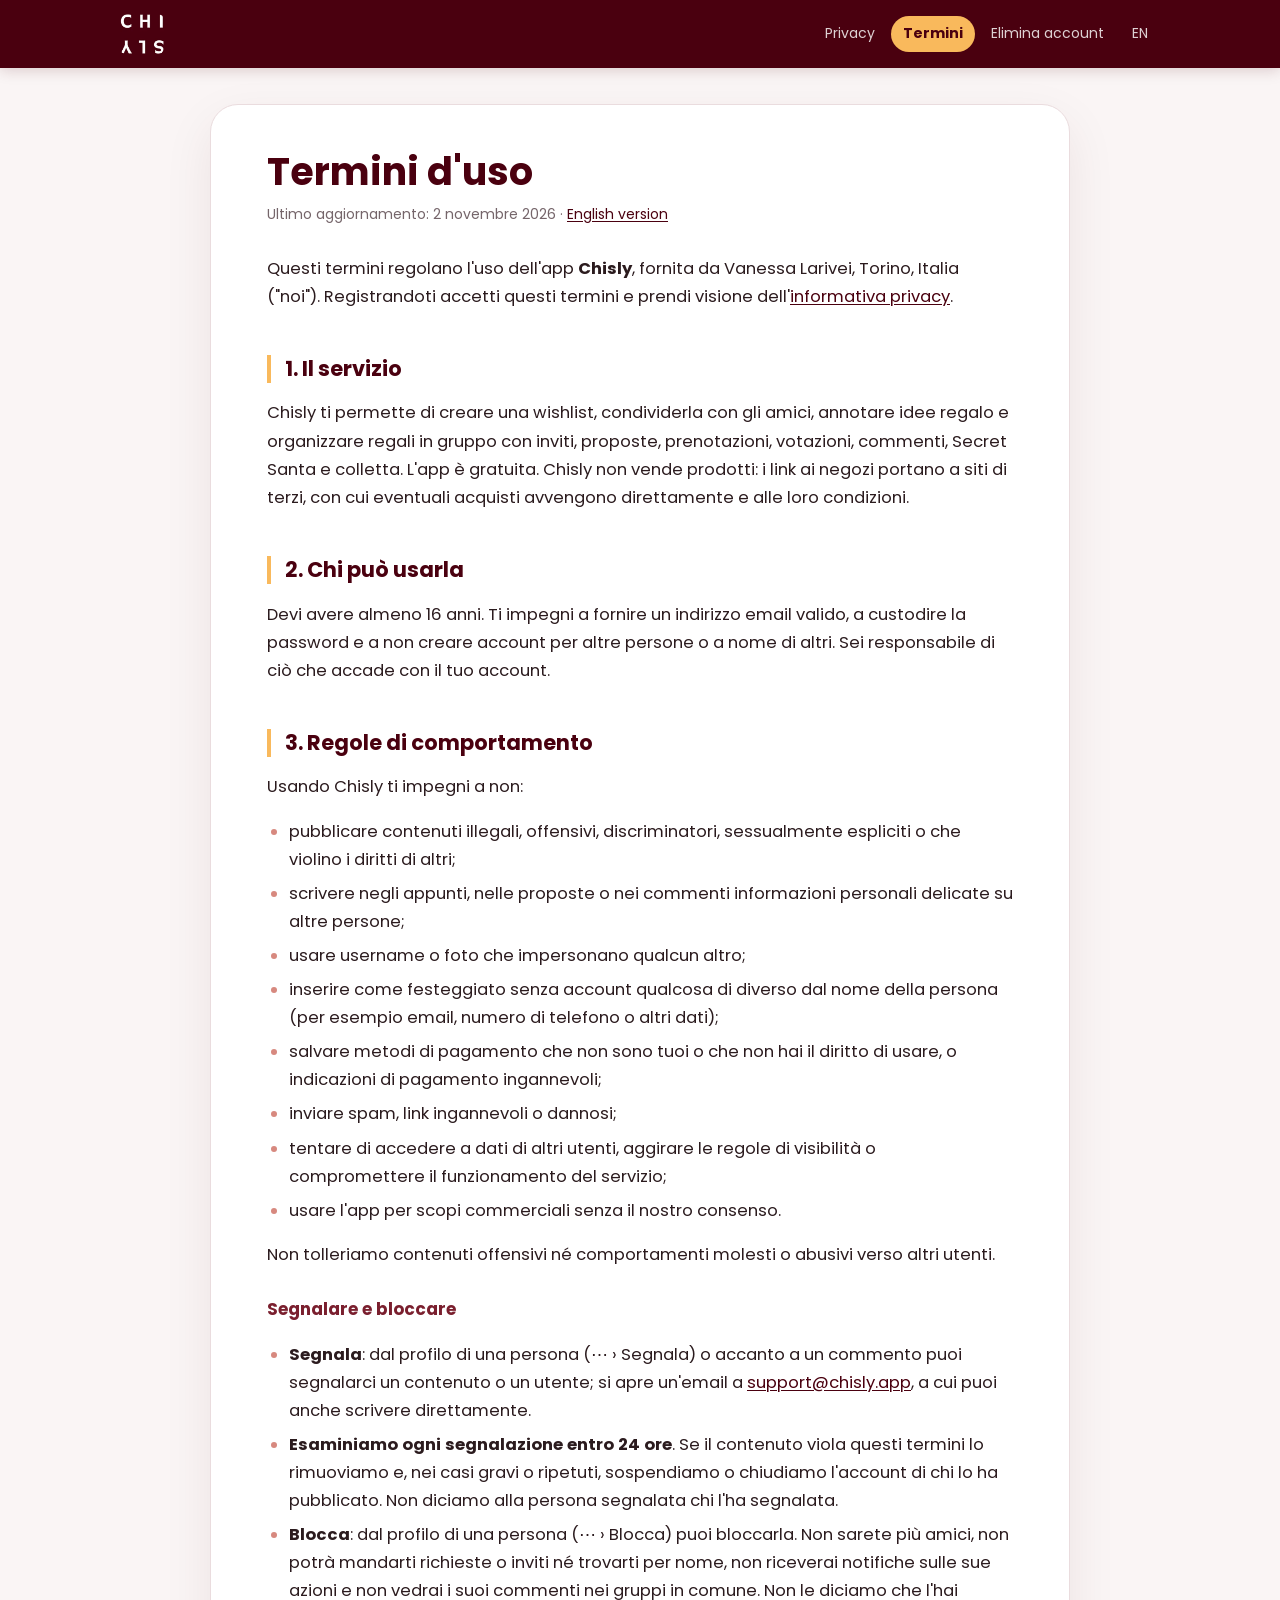
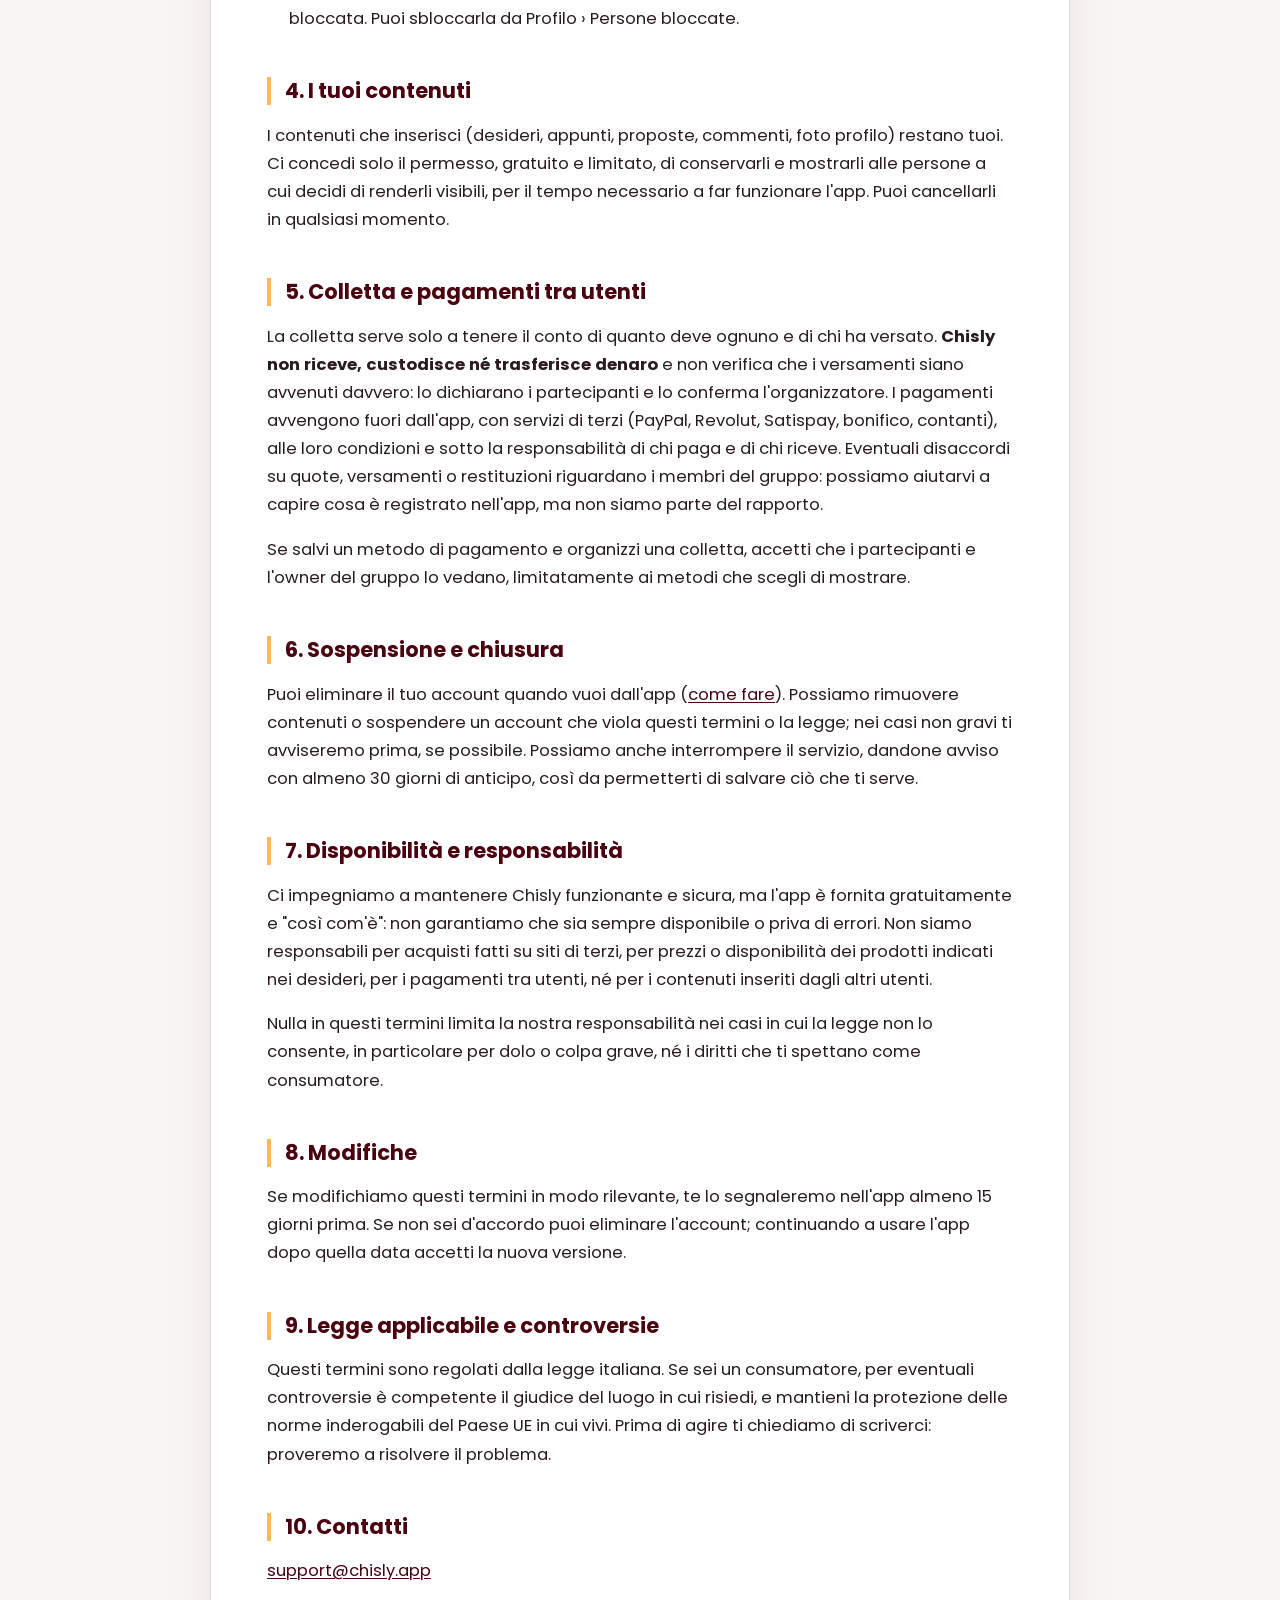
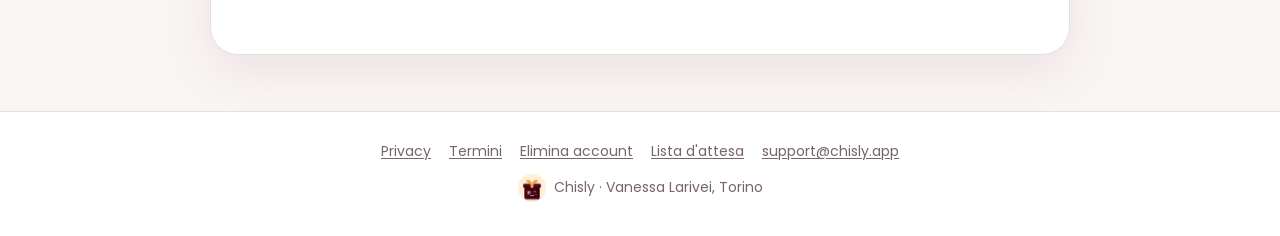
<file: termini.html>
<!doctype html>
<html lang="it">
<head>
<meta charset="utf-8">
<meta name="viewport" content="width=device-width, initial-scale=1">
<title>Termini d'uso · Chisly</title>
<link rel="icon" href="img/chisly_wink.webp">
<link rel="stylesheet" href="style.css">
</head>
<body>
<header><div class="wrap">
  <a class="brand" href="./"><img src="img/chisly_logo.webp" alt="Chisly" width="44" height="40"></a>
  <nav><a href="privacy.html">Privacy</a><a href="termini.html" aria-current="page">Termini</a><a href="elimina-account.html">Elimina account</a><a href="terms-en.html">EN</a></nav>
</div></header>
<main class="wrap">

<h1>Termini d'uso</h1>
<p class="updated">Ultimo aggiornamento: 2 novembre 2026 · <a href="terms-en.html">English version</a></p>

<p>Questi termini regolano l'uso dell'app <strong>Chisly</strong>, fornita da Vanessa Larivei, Torino, Italia ("noi"). Registrandoti accetti questi termini e prendi visione dell'<a href="privacy.html">informativa privacy</a>.</p>

<h2>1. Il servizio</h2>
<p>Chisly ti permette di creare una wishlist, condividerla con gli amici, annotare idee regalo e organizzare regali in gruppo con inviti, proposte, prenotazioni, votazioni, commenti, Secret Santa e colletta. L'app è gratuita. Chisly non vende prodotti: i link ai negozi portano a siti di terzi, con cui eventuali acquisti avvengono direttamente e alle loro condizioni.</p>

<h2>2. Chi può usarla</h2>
<p>Devi avere almeno 16 anni. Ti impegni a fornire un indirizzo email valido, a custodire la password e a non creare account per altre persone o a nome di altri. Sei responsabile di ciò che accade con il tuo account.</p>

<h2>3. Regole di comportamento</h2>
<p>Usando Chisly ti impegni a non:</p>
<ul>
  <li>pubblicare contenuti illegali, offensivi, discriminatori, sessualmente espliciti o che violino i diritti di altri;</li>
  <li>scrivere negli appunti, nelle proposte o nei commenti informazioni personali delicate su altre persone;</li>
  <li>usare username o foto che impersonano qualcun altro;</li>
  <li>inserire come festeggiato senza account qualcosa di diverso dal nome della persona (per esempio email, numero di telefono o altri dati);</li>
  <li>salvare metodi di pagamento che non sono tuoi o che non hai il diritto di usare, o indicazioni di pagamento ingannevoli;</li>
  <li>inviare spam, link ingannevoli o dannosi;</li>
  <li>tentare di accedere a dati di altri utenti, aggirare le regole di visibilità o compromettere il funzionamento del servizio;</li>
  <li>usare l'app per scopi commerciali senza il nostro consenso.</li>
</ul>
<p>Non tolleriamo contenuti offensivi né comportamenti molesti o abusivi verso altri utenti.</p>
<h3>Segnalare e bloccare</h3>
<ul>
  <li><strong>Segnala</strong>: dal profilo di una persona (⋯ › Segnala) o accanto a un commento puoi segnalarci un contenuto o un utente; si apre un'email a <a href="mailto:support@chisly.app">support@chisly.app</a>, a cui puoi anche scrivere direttamente.</li>
  <li><strong>Esaminiamo ogni segnalazione entro 24 ore</strong>. Se il contenuto viola questi termini lo rimuoviamo e, nei casi gravi o ripetuti, sospendiamo o chiudiamo l'account di chi lo ha pubblicato. Non diciamo alla persona segnalata chi l'ha segnalata.</li>
  <li><strong>Blocca</strong>: dal profilo di una persona (⋯ › Blocca) puoi bloccarla. Non sarete più amici, non potrà mandarti richieste o inviti né trovarti per nome, non riceverai notifiche sulle sue azioni e non vedrai i suoi commenti nei gruppi in comune. Non le diciamo che l'hai bloccata. Puoi sbloccarla da Profilo › Persone bloccate.</li>
</ul>

<h2>4. I tuoi contenuti</h2>
<p>I contenuti che inserisci (desideri, appunti, proposte, commenti, foto profilo) restano tuoi. Ci concedi solo il permesso, gratuito e limitato, di conservarli e mostrarli alle persone a cui decidi di renderli visibili, per il tempo necessario a far funzionare l'app. Puoi cancellarli in qualsiasi momento.</p>

<h2>5. Colletta e pagamenti tra utenti</h2>
<p>La colletta serve solo a tenere il conto di quanto deve ognuno e di chi ha versato. <strong>Chisly non riceve, custodisce né trasferisce denaro</strong> e non verifica che i versamenti siano avvenuti davvero: lo dichiarano i partecipanti e lo conferma l'organizzatore. I pagamenti avvengono fuori dall'app, con servizi di terzi (PayPal, Revolut, Satispay, bonifico, contanti), alle loro condizioni e sotto la responsabilità di chi paga e di chi riceve. Eventuali disaccordi su quote, versamenti o restituzioni riguardano i membri del gruppo: possiamo aiutarvi a capire cosa è registrato nell'app, ma non siamo parte del rapporto.</p>
<p>Se salvi un metodo di pagamento e organizzi una colletta, accetti che i partecipanti e l'owner del gruppo lo vedano, limitatamente ai metodi che scegli di mostrare.</p>

<h2>6. Sospensione e chiusura</h2>
<p>Puoi eliminare il tuo account quando vuoi dall'app (<a href="elimina-account.html">come fare</a>). Possiamo rimuovere contenuti o sospendere un account che viola questi termini o la legge; nei casi non gravi ti avviseremo prima, se possibile. Possiamo anche interrompere il servizio, dandone avviso con almeno 30 giorni di anticipo, così da permetterti di salvare ciò che ti serve.</p>

<h2>7. Disponibilità e responsabilità</h2>
<p>Ci impegniamo a mantenere Chisly funzionante e sicura, ma l'app è fornita gratuitamente e "così com'è": non garantiamo che sia sempre disponibile o priva di errori. Non siamo responsabili per acquisti fatti su siti di terzi, per prezzi o disponibilità dei prodotti indicati nei desideri, per i pagamenti tra utenti, né per i contenuti inseriti dagli altri utenti.</p>
<p>Nulla in questi termini limita la nostra responsabilità nei casi in cui la legge non lo consente, in particolare per dolo o colpa grave, né i diritti che ti spettano come consumatore.</p>

<h2>8. Modifiche</h2>
<p>Se modifichiamo questi termini in modo rilevante, te lo segnaleremo nell'app almeno 15 giorni prima. Se non sei d'accordo puoi eliminare l'account; continuando a usare l'app dopo quella data accetti la nuova versione.</p>

<h2>9. Legge applicabile e controversie</h2>
<p>Questi termini sono regolati dalla legge italiana. Se sei un consumatore, per eventuali controversie è competente il giudice del luogo in cui risiedi, e mantieni la protezione delle norme inderogabili del Paese UE in cui vivi. Prima di agire ti chiediamo di scriverci: proveremo a risolvere il problema.</p>

<h2>10. Contatti</h2>
<p><a href="mailto:support@chisly.app">support@chisly.app</a></p>

</main>
<footer><div class="wrap">
  <div class="links"><a href="privacy.html">Privacy</a><a href="termini.html">Termini</a><a href="elimina-account.html">Elimina account</a><a href="lista-attesa.html">Lista d'attesa</a><a href="mailto:support@chisly.app">support@chisly.app</a></div>
  <div class="who"><img src="img/chisly_wink.webp" alt="" width="28" height="28">Chisly · Vanessa Larivei, Torino</div>
</div></footer>
</body>
</html>
</file>
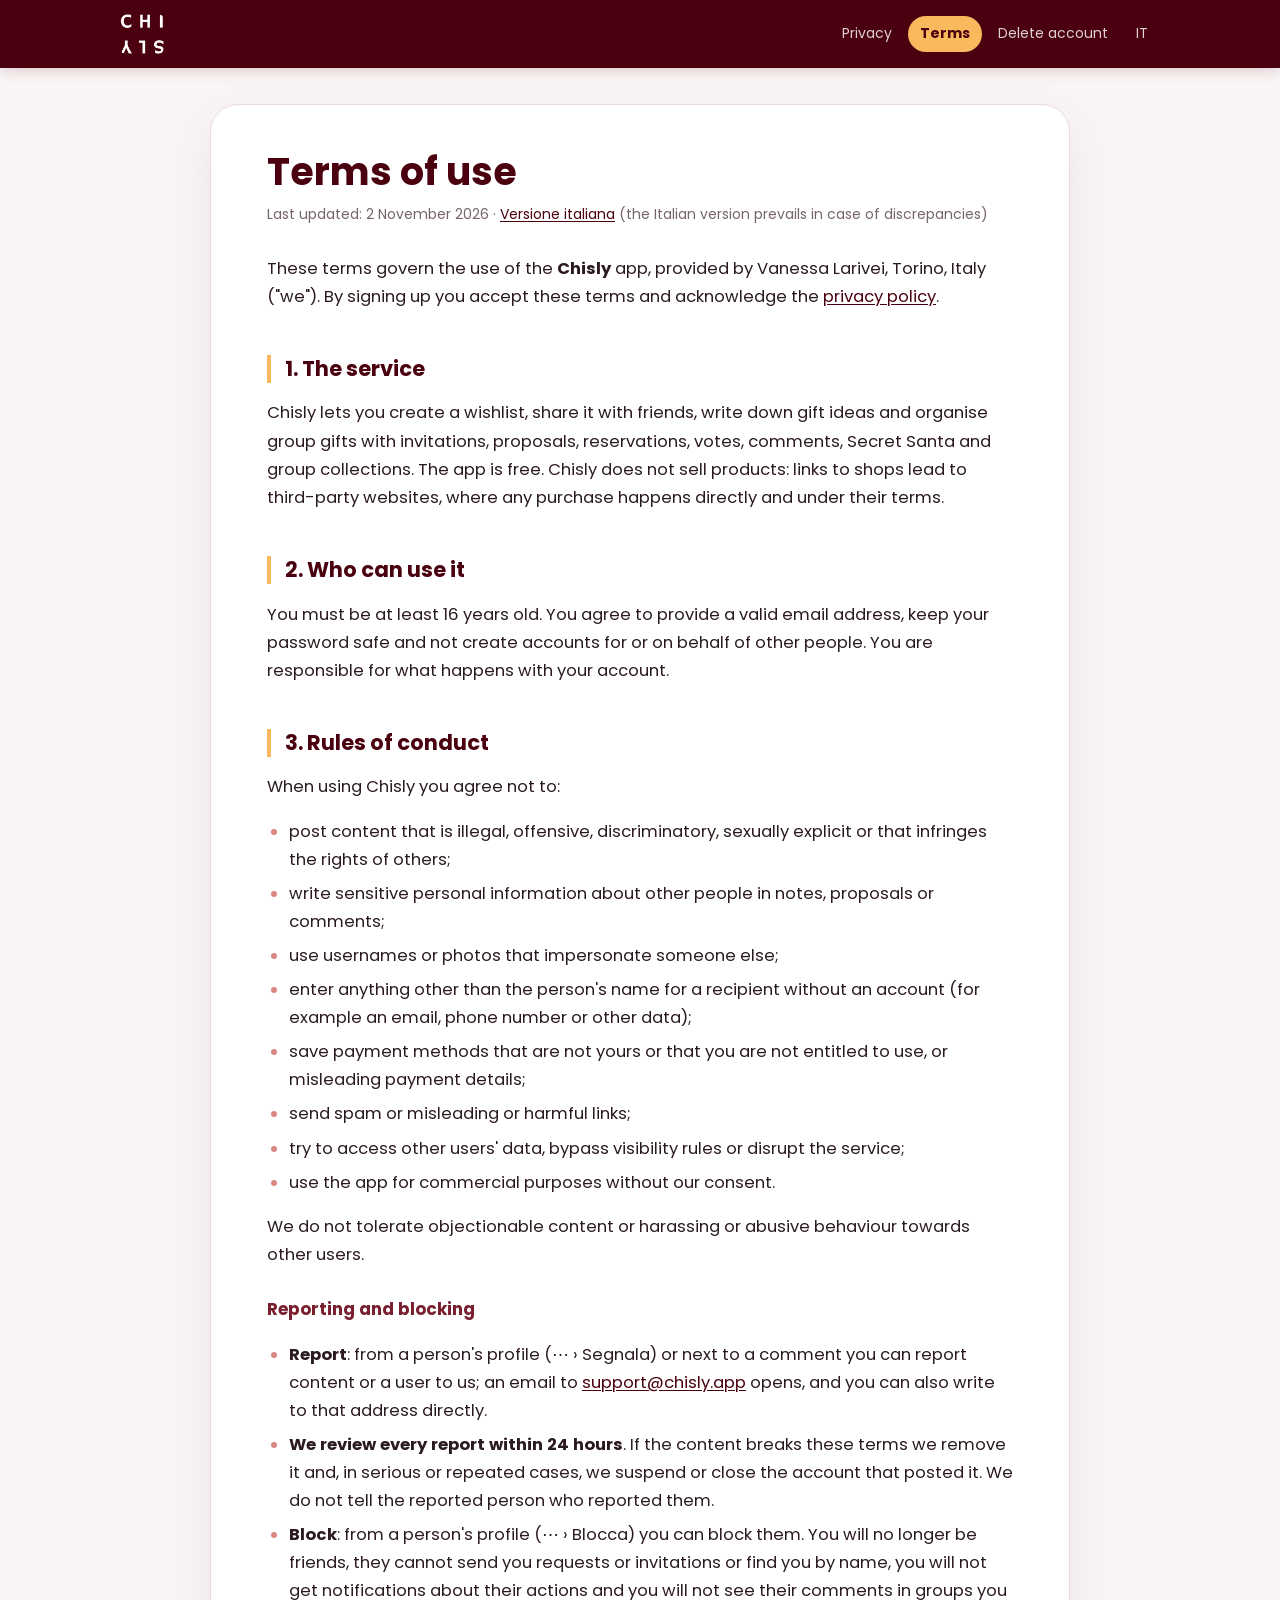
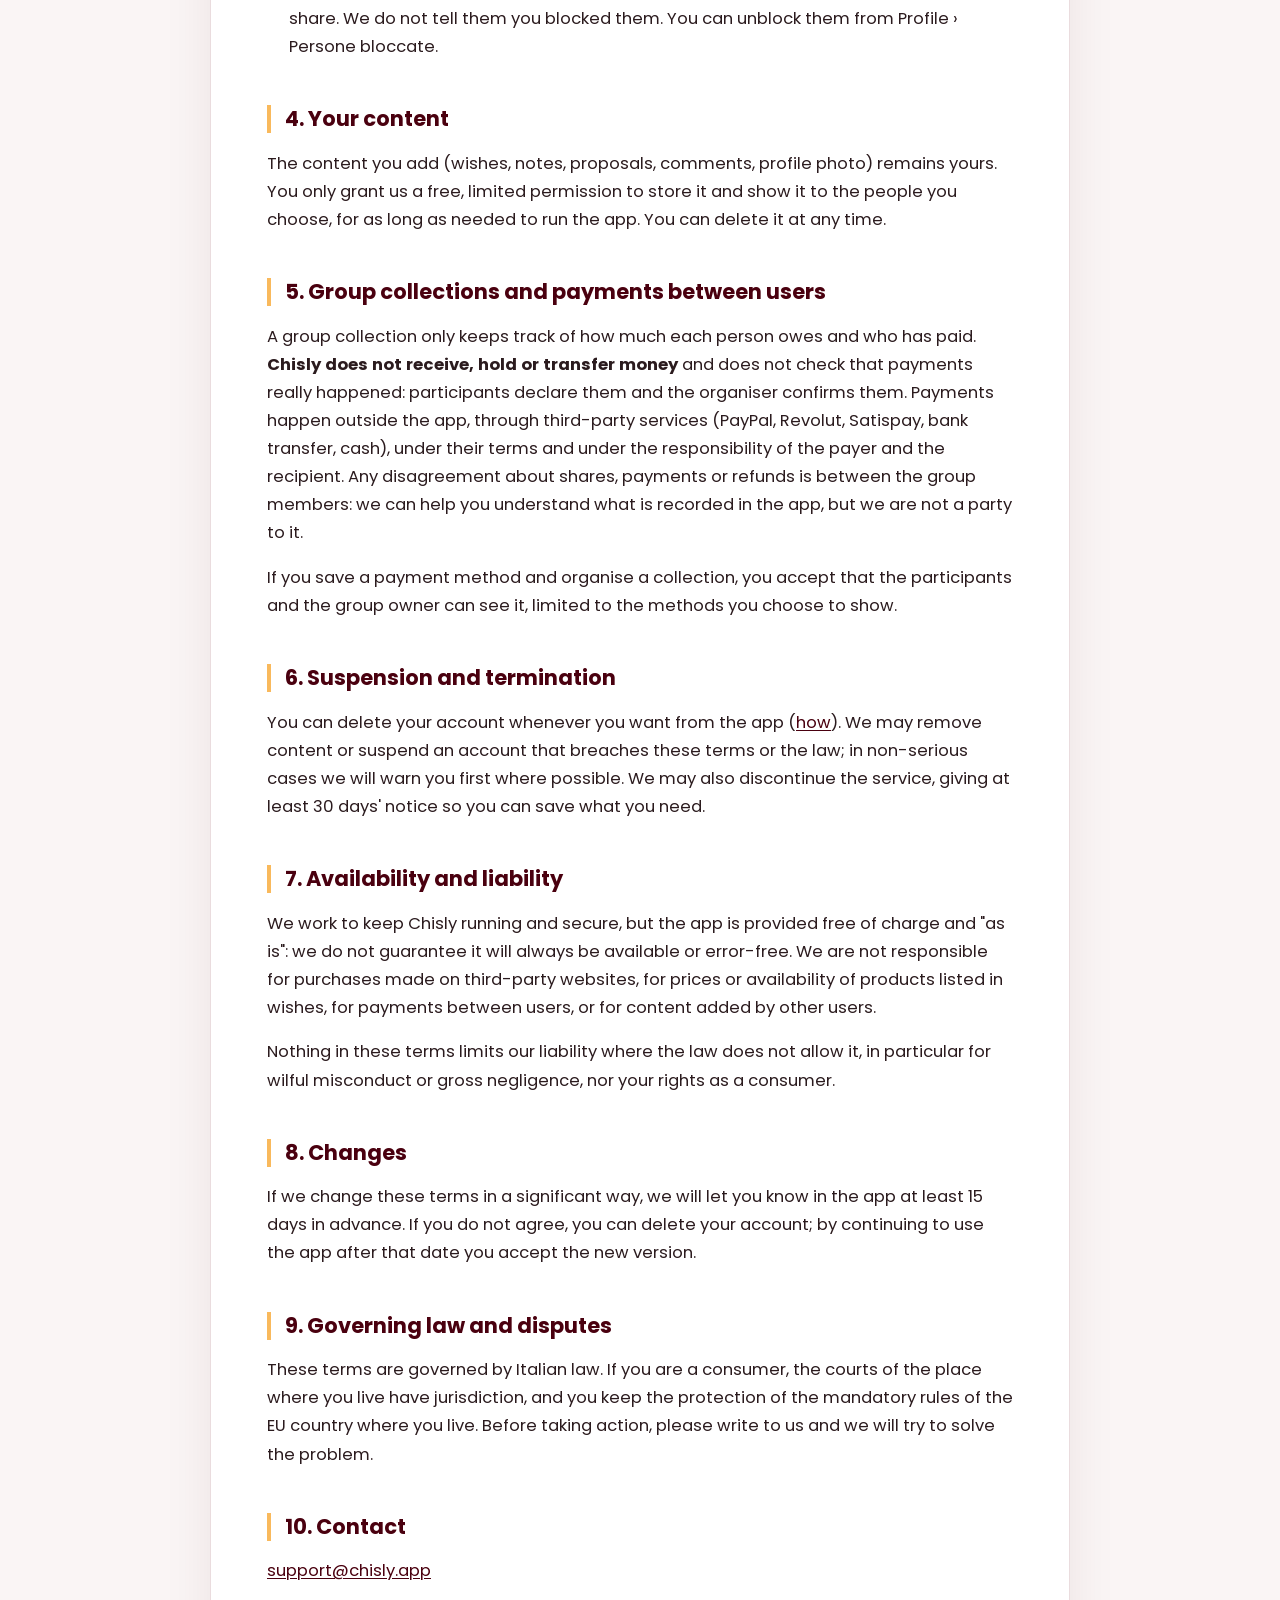
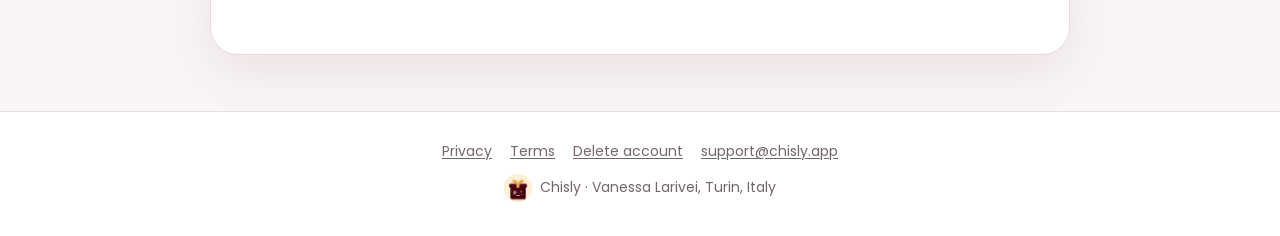
<file: terms-en.html>
<!doctype html>
<html lang="en">
<head>
<meta charset="utf-8">
<meta name="viewport" content="width=device-width, initial-scale=1">
<title>Terms of use · Chisly</title>
<link rel="icon" href="img/chisly_wink.webp">
<link rel="stylesheet" href="style.css">
</head>
<body>
<header><div class="wrap">
  <a class="brand" href="./"><img src="img/chisly_logo.webp" alt="Chisly" width="44" height="40"></a>
  <nav><a href="privacy-en.html">Privacy</a><a href="terms-en.html" aria-current="page">Terms</a><a href="elimina-account.html#en">Delete account</a><a href="termini.html">IT</a></nav>
</div></header>
<main class="wrap">

<h1>Terms of use</h1>
<p class="updated">Last updated: 2 November 2026 · <a href="termini.html">Versione italiana</a> (the Italian version prevails in case of discrepancies)</p>

<p>These terms govern the use of the <strong>Chisly</strong> app, provided by Vanessa Larivei, Torino, Italy ("we"). By signing up you accept these terms and acknowledge the <a href="privacy-en.html">privacy policy</a>.</p>

<h2>1. The service</h2>
<p>Chisly lets you create a wishlist, share it with friends, write down gift ideas and organise group gifts with invitations, proposals, reservations, votes, comments, Secret Santa and group collections. The app is free. Chisly does not sell products: links to shops lead to third-party websites, where any purchase happens directly and under their terms.</p>

<h2>2. Who can use it</h2>
<p>You must be at least 16 years old. You agree to provide a valid email address, keep your password safe and not create accounts for or on behalf of other people. You are responsible for what happens with your account.</p>

<h2>3. Rules of conduct</h2>
<p>When using Chisly you agree not to:</p>
<ul>
  <li>post content that is illegal, offensive, discriminatory, sexually explicit or that infringes the rights of others;</li>
  <li>write sensitive personal information about other people in notes, proposals or comments;</li>
  <li>use usernames or photos that impersonate someone else;</li>
  <li>enter anything other than the person's name for a recipient without an account (for example an email, phone number or other data);</li>
  <li>save payment methods that are not yours or that you are not entitled to use, or misleading payment details;</li>
  <li>send spam or misleading or harmful links;</li>
  <li>try to access other users' data, bypass visibility rules or disrupt the service;</li>
  <li>use the app for commercial purposes without our consent.</li>
</ul>
<p>We do not tolerate objectionable content or harassing or abusive behaviour towards other users.</p>
<h3>Reporting and blocking</h3>
<ul>
  <li><strong>Report</strong>: from a person's profile (⋯ › Segnala) or next to a comment you can report content or a user to us; an email to <a href="mailto:support@chisly.app">support@chisly.app</a> opens, and you can also write to that address directly.</li>
  <li><strong>We review every report within 24 hours</strong>. If the content breaks these terms we remove it and, in serious or repeated cases, we suspend or close the account that posted it. We do not tell the reported person who reported them.</li>
  <li><strong>Block</strong>: from a person's profile (⋯ › Blocca) you can block them. You will no longer be friends, they cannot send you requests or invitations or find you by name, you will not get notifications about their actions and you will not see their comments in groups you share. We do not tell them you blocked them. You can unblock them from Profile › Persone bloccate.</li>
</ul>

<h2>4. Your content</h2>
<p>The content you add (wishes, notes, proposals, comments, profile photo) remains yours. You only grant us a free, limited permission to store it and show it to the people you choose, for as long as needed to run the app. You can delete it at any time.</p>

<h2>5. Group collections and payments between users</h2>
<p>A group collection only keeps track of how much each person owes and who has paid. <strong>Chisly does not receive, hold or transfer money</strong> and does not check that payments really happened: participants declare them and the organiser confirms them. Payments happen outside the app, through third-party services (PayPal, Revolut, Satispay, bank transfer, cash), under their terms and under the responsibility of the payer and the recipient. Any disagreement about shares, payments or refunds is between the group members: we can help you understand what is recorded in the app, but we are not a party to it.</p>
<p>If you save a payment method and organise a collection, you accept that the participants and the group owner can see it, limited to the methods you choose to show.</p>

<h2>6. Suspension and termination</h2>
<p>You can delete your account whenever you want from the app (<a href="elimina-account.html#en">how</a>). We may remove content or suspend an account that breaches these terms or the law; in non-serious cases we will warn you first where possible. We may also discontinue the service, giving at least 30 days' notice so you can save what you need.</p>

<h2>7. Availability and liability</h2>
<p>We work to keep Chisly running and secure, but the app is provided free of charge and "as is": we do not guarantee it will always be available or error-free. We are not responsible for purchases made on third-party websites, for prices or availability of products listed in wishes, for payments between users, or for content added by other users.</p>
<p>Nothing in these terms limits our liability where the law does not allow it, in particular for wilful misconduct or gross negligence, nor your rights as a consumer.</p>

<h2>8. Changes</h2>
<p>If we change these terms in a significant way, we will let you know in the app at least 15 days in advance. If you do not agree, you can delete your account; by continuing to use the app after that date you accept the new version.</p>

<h2>9. Governing law and disputes</h2>
<p>These terms are governed by Italian law. If you are a consumer, the courts of the place where you live have jurisdiction, and you keep the protection of the mandatory rules of the EU country where you live. Before taking action, please write to us and we will try to solve the problem.</p>

<h2>10. Contact</h2>
<p><a href="mailto:support@chisly.app">support@chisly.app</a></p>

</main>
<footer><div class="wrap">
  <div class="links"><a href="privacy-en.html">Privacy</a><a href="terms-en.html">Terms</a><a href="elimina-account.html#en">Delete account</a><a href="mailto:support@chisly.app">support@chisly.app</a></div>
  <div class="who"><img src="img/chisly_wink.webp" alt="" width="28" height="28">Chisly · Vanessa Larivei, Turin, Italy</div>
</div></footer>
</body>
</html>
</file>
<file: style.css>
/* Chisly – stile del sito. Colori dall'app (app_colors.dart). */

/* Poppins (SIL Open Font License), ospitato qui: nessuna richiesta a Google Fonts */
@font-face { font-family: "Poppins"; font-weight: 400; font-display: swap; src: url("fonts/poppins-Regular.woff") format("woff"); }
@font-face { font-family: "Poppins"; font-weight: 700; font-display: swap; src: url("fonts/poppins-Bold.woff") format("woff"); }

:root {
  --bordeaux: #4A000F;
  --bordeaux-mid: #7A1F2E;
  --bordeaux-soft: #F5E6E8;
  --cream: #FDF0D6;
  --peach: #F9B95C;
  --nectarine: #D7897F;
  --surface: #FAF5F5;
  --text: #2B1B1E;
  --muted: #75656A;
  --border: #EADCDE;
  /* nomi usati dalle pagine esistenti */
  --brand: var(--bordeaux);
  --brand-soft: var(--bordeaux-soft);
  --bg: #ffffff;
  --line: var(--border);
  color-scheme: light;
}

* { box-sizing: border-box; }
html, body { margin: 0; }
body {
  background: var(--surface);
  color: var(--text);
  font: 16.5px/1.7 "Poppins", -apple-system, BlinkMacSystemFont, "Segoe UI", Roboto, Helvetica, Arial, sans-serif;
  -webkit-font-smoothing: antialiased;
  min-height: 100vh;
  display: flex;
  flex-direction: column;
}
a { color: var(--bordeaux); text-underline-offset: 2px; }
a:hover { color: var(--bordeaux-mid); }
img { max-width: 100%; }

/* Intestazione */
header {
  background: var(--bordeaux);
  padding: 14px 20px;
  position: sticky; top: 0; z-index: 10;
  box-shadow: 0 2px 14px rgba(74,0,15,.18);
}
header .wrap { max-width: 1040px; margin: 0 auto; display: flex; align-items: center; justify-content: space-between; gap: 12px; flex-wrap: wrap; }
.brand { display: flex; align-items: center; gap: 10px; text-decoration: none; color: #fff; font-weight: 700; font-size: 20px; }
.brand img { width: 44px; height: auto; display: block; border-radius: 6px; }
nav { display: flex; flex-wrap: wrap; gap: 4px; }
nav a {
  color: rgba(255,255,255,.82); text-decoration: none; font-size: 14px;
  padding: 6px 12px; border-radius: 999px; transition: background .15s, color .15s;
}
nav a:hover { color: #fff; background: rgba(255,255,255,.12); }
nav a[aria-current="page"] { color: var(--bordeaux); background: var(--peach); font-weight: 700; }

/* Contenuto delle pagine: un foglio bianco */
.wrap { max-width: 820px; margin: 0 auto; }
main { flex: 1; width: 100%; padding: 40px 16px 64px; }
main.wrap {
  max-width: 860px;
  background: #fff;
  border: 1px solid var(--border);
  border-radius: 28px;
  box-shadow: 0 18px 50px rgba(74,0,15,.08);
  margin: 36px auto 56px;
  padding: 44px clamp(20px, 5vw, 56px) 52px;
  width: calc(100% - 32px);
}
h1 { font-size: clamp(28px, 4.5vw, 38px); line-height: 1.2; margin: 0 0 8px; color: var(--bordeaux); }
h2 {
  font-size: 21px; line-height: 1.35; margin: 44px 0 10px; color: var(--bordeaux);
  padding-left: 14px; border-left: 4px solid var(--peach);
}
h3 { font-size: 17px; margin: 26px 0 6px; color: var(--bordeaux-mid); }
p, li { color: var(--text); }
.updated { color: var(--muted); font-size: 14px; margin: 0 0 28px; }
.lang { font-size: 14px; color: var(--muted); }
ul { padding-left: 22px; }
li { margin: 6px 0; }
li::marker { color: var(--nectarine); }
strong { color: inherit; }
hr { border: 0; border-top: 1px solid var(--border); margin: 48px 0; }

.box {
  background: var(--bordeaux-soft);
  border-radius: 18px;
  padding: 18px 22px;
  margin: 24px 0;
  border-left: 5px solid var(--bordeaux);
}
.box ul { margin: 8px 0 0; }

.table-scroll { overflow-x: auto; margin: 16px 0; border: 1px solid var(--border); border-radius: 16px; }
table { border-collapse: collapse; width: 100%; font-size: 14.5px; }
.table-scroll table { margin: 0; }
th, td { text-align: left; vertical-align: top; padding: 10px 14px; border-bottom: 1px solid var(--border); }
tr:last-child td { border-bottom: 0; }
th { background: var(--bordeaux-soft); color: var(--bordeaux); font-weight: 700; }
td:first-child { font-weight: 700; color: var(--bordeaux-mid); }

/* Pulsanti */
.btn {
  display: inline-block; padding: 14px 26px; border-radius: 14px; border: 0; cursor: pointer;
  background: var(--bordeaux); color: #fff; font: inherit; font-weight: 700; text-decoration: none;
  transition: transform .1s, background .2s;
}
.btn:hover { background: var(--bordeaux-mid); color: #fff; }
.btn:active { transform: scale(.98); }
.btn.secondary { background: transparent; color: var(--bordeaux); border: 1.5px solid var(--bordeaux); }
.btn.peach { background: var(--peach); color: var(--bordeaux); }
.btn.peach:hover { background: #ffc978; color: var(--bordeaux); }

/* Schede di collegamento */
.cards { display: grid; grid-template-columns: repeat(auto-fit, minmax(220px, 1fr)); gap: 14px; margin-top: 24px; }
.cards a {
  display: block; padding: 18px 20px; border: 1px solid var(--border); border-radius: 18px; background: #fff;
  text-decoration: none; color: var(--muted); font-size: 15px; transition: border-color .15s, transform .15s, box-shadow .15s;
}
.cards a strong { color: var(--bordeaux); display: block; font-size: 16.5px; margin-bottom: 2px; }
.cards a:hover { border-color: var(--bordeaux); transform: translateY(-2px); box-shadow: 0 10px 24px rgba(74,0,15,.08); }

/* Piè di pagina */
footer {
  background: #fff; border-top: 1px solid var(--border);
  padding: 28px 20px 34px; color: var(--muted); font-size: 14px; text-align: center;
}
footer .wrap { max-width: 1040px; }
footer .links { display: flex; flex-wrap: wrap; justify-content: center; gap: 6px 18px; margin-bottom: 10px; }
footer a { color: var(--muted); }
footer a:hover { color: var(--bordeaux); }
footer .who { display: flex; align-items: center; justify-content: center; gap: 8px; }
footer .who img { width: 28px; height: 28px; border-radius: 50%; }

/* ---------- Home ---------- */
body.home main { padding: 0; }
.hero {
  background: var(--bordeaux); color: #fff; text-align: center;
  padding: 36px 20px 120px; position: relative; overflow: hidden;
}
.hero::after {
  content: ""; position: absolute; inset: 0; pointer-events: none; opacity: .18;
  background-image:
    radial-gradient(circle at 12% 30%, var(--peach) 0 4px, transparent 5px),
    radial-gradient(circle at 85% 22%, var(--nectarine) 0 5px, transparent 6px),
    radial-gradient(circle at 72% 70%, var(--peach) 0 3px, transparent 4px),
    radial-gradient(circle at 25% 78%, var(--nectarine) 0 4px, transparent 5px),
    radial-gradient(circle at 50% 12%, #fff 0 2px, transparent 3px),
    radial-gradient(circle at 92% 55%, #fff 0 2px, transparent 3px),
    radial-gradient(circle at 6% 60%, #fff 0 2px, transparent 3px);
}
.hero > * { position: relative; z-index: 1; }
.mascot {
  width: 140px; height: 140px; border-radius: 50%; display: block; margin: 0 auto 20px;
  border: 4px solid var(--peach); box-shadow: 0 10px 30px rgba(0,0,0,.25);
  animation: bob 3.2s ease-in-out infinite;
}
@keyframes bob { 0%,100% { transform: translateY(0) rotate(-2deg); } 50% { transform: translateY(-6px) rotate(2deg); } }
@media (prefers-reduced-motion: reduce) { .mascot { animation: none; } }
.pill {
  display: inline-block; background: var(--peach); color: var(--bordeaux); font-weight: 700;
  font-size: 13px; letter-spacing: .4px; text-transform: uppercase; padding: 5px 12px; border-radius: 999px; margin-bottom: 16px;
}
.hero h1 { color: #fff; font-size: clamp(34px, 6.5vw, 56px); line-height: 1.08; max-width: 720px; margin: 0 auto 14px; }
.hero p { color: var(--cream); font-size: 19px; max-width: 560px; margin: 0 auto 26px; }
.hero .ctas { display: flex; gap: 10px; justify-content: center; flex-wrap: wrap; }
.hero .btn.secondary { color: #fff; border-color: rgba(255,255,255,.6); }
.hero .btn.secondary:hover { background: rgba(255,255,255,.1); }
.hero .android-note { font-size: 15px; margin: 18px auto 0; }
.hero .android-note a, .cta-band p a { color: var(--peach); }

.section { max-width: 1040px; margin: 0 auto; padding: 0 20px; }
.section h2 { border: 0; padding: 0; text-align: center; font-size: clamp(24px, 3.6vw, 32px); margin: 64px 0 8px; }
.section .lead { text-align: center; color: var(--muted); max-width: 560px; margin: 0 auto 28px; }

.features { display: grid; grid-template-columns: repeat(auto-fit, minmax(220px, 1fr)); gap: 16px; margin-top: -76px; position: relative; z-index: 2; }
.f {
  background: #fff; border: 1px solid var(--border); border-radius: 22px; padding: 22px 18px; text-align: center;
  box-shadow: 0 14px 34px rgba(74,0,15,.08);
}
.f img { width: 88px; height: 88px; border-radius: 50%; display: block; margin: 0 auto 10px; }
.f h3 { margin: 0 0 4px; font-size: 17px; color: var(--bordeaux); }
.f p { margin: 0; font-size: 14.5px; color: var(--muted); line-height: 1.55; }

.steps { display: grid; grid-template-columns: repeat(auto-fit, minmax(240px, 1fr)); gap: 16px; counter-reset: s; }
.step { background: #fff; border: 1px solid var(--border); border-radius: 22px; padding: 22px; position: relative; }
.step::before {
  counter-increment: s; content: counter(s);
  display: grid; place-items: center; width: 38px; height: 38px; border-radius: 50%;
  background: var(--bordeaux); color: #fff; font-weight: 700; margin-bottom: 10px;
}
.step h3 { margin: 0 0 4px; color: var(--bordeaux); }
.step p { margin: 0; color: var(--muted); font-size: 15px; }

.spoiler {
  margin: 64px auto 0; max-width: 1040px; background: var(--cream); border-radius: 28px;
  padding: 32px clamp(20px, 4vw, 44px); display: flex; gap: 28px; align-items: center; flex-wrap: wrap;
}
.spoiler img { width: 120px; height: 120px; border-radius: 50%; flex: none; }
.spoiler div { flex: 1; min-width: 240px; }
.spoiler h2 { margin: 0 0 6px; padding: 0; border: 0; text-align: left; }
.spoiler p { margin: 0; color: var(--text); }

.cta-band {
  margin: 64px auto 0; max-width: 1040px; background: var(--bordeaux); color: #fff; border-radius: 28px;
  padding: 40px 24px; text-align: center;
}
.cta-band h2 { color: #fff; border: 0; padding: 0; margin: 0 0 6px; font-size: clamp(24px, 3.6vw, 32px); }
.cta-band p { color: var(--cream); margin: 0 0 20px; }

.promise { display: flex; flex-wrap: wrap; justify-content: center; gap: 10px; margin: 28px 0 0; padding: 0; list-style: none; }
.promise li { background: #fff; border: 1px solid var(--border); border-radius: 999px; padding: 6px 14px; font-size: 14px; color: var(--muted); margin: 0; }
.promise li::marker { content: none; }

body.home .legal { margin: 56px auto 64px; }

@media (max-width: 560px) {
  header { padding: 10px 14px; }
  .brand img { width: 38px; }
  nav a { font-size: 13px; padding: 5px 9px; }
  main.wrap { border-radius: 20px; margin: 20px auto 40px; width: calc(100% - 20px); }
  .features { grid-template-columns: 1fr 1fr; gap: 10px; }
  .f { padding: 14px 10px; border-radius: 18px; }
  .f img { width: 64px; height: 64px; }
  .f h3 { font-size: 15px; }
  .f p { font-size: 13px; }
  .spoiler { text-align: center; justify-content: center; }
  .spoiler h2 { text-align: center; }
}
</file>
